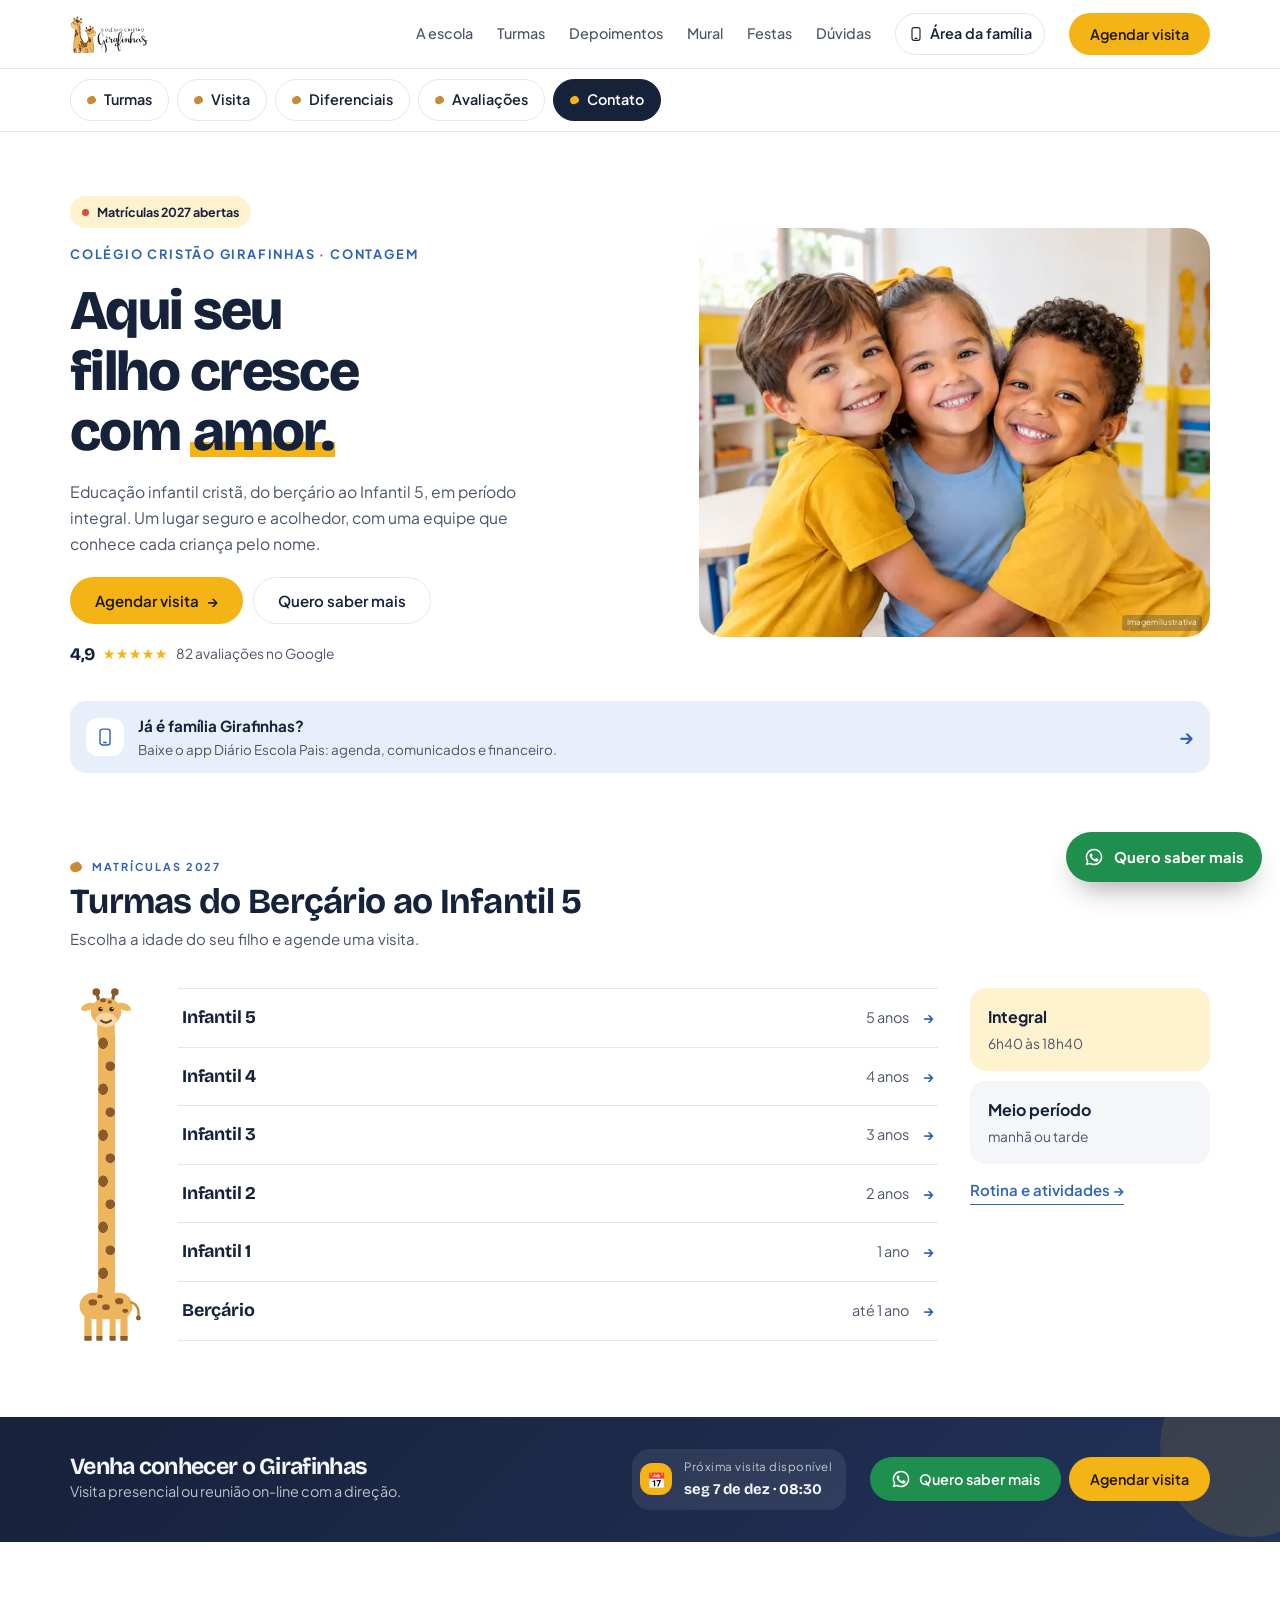
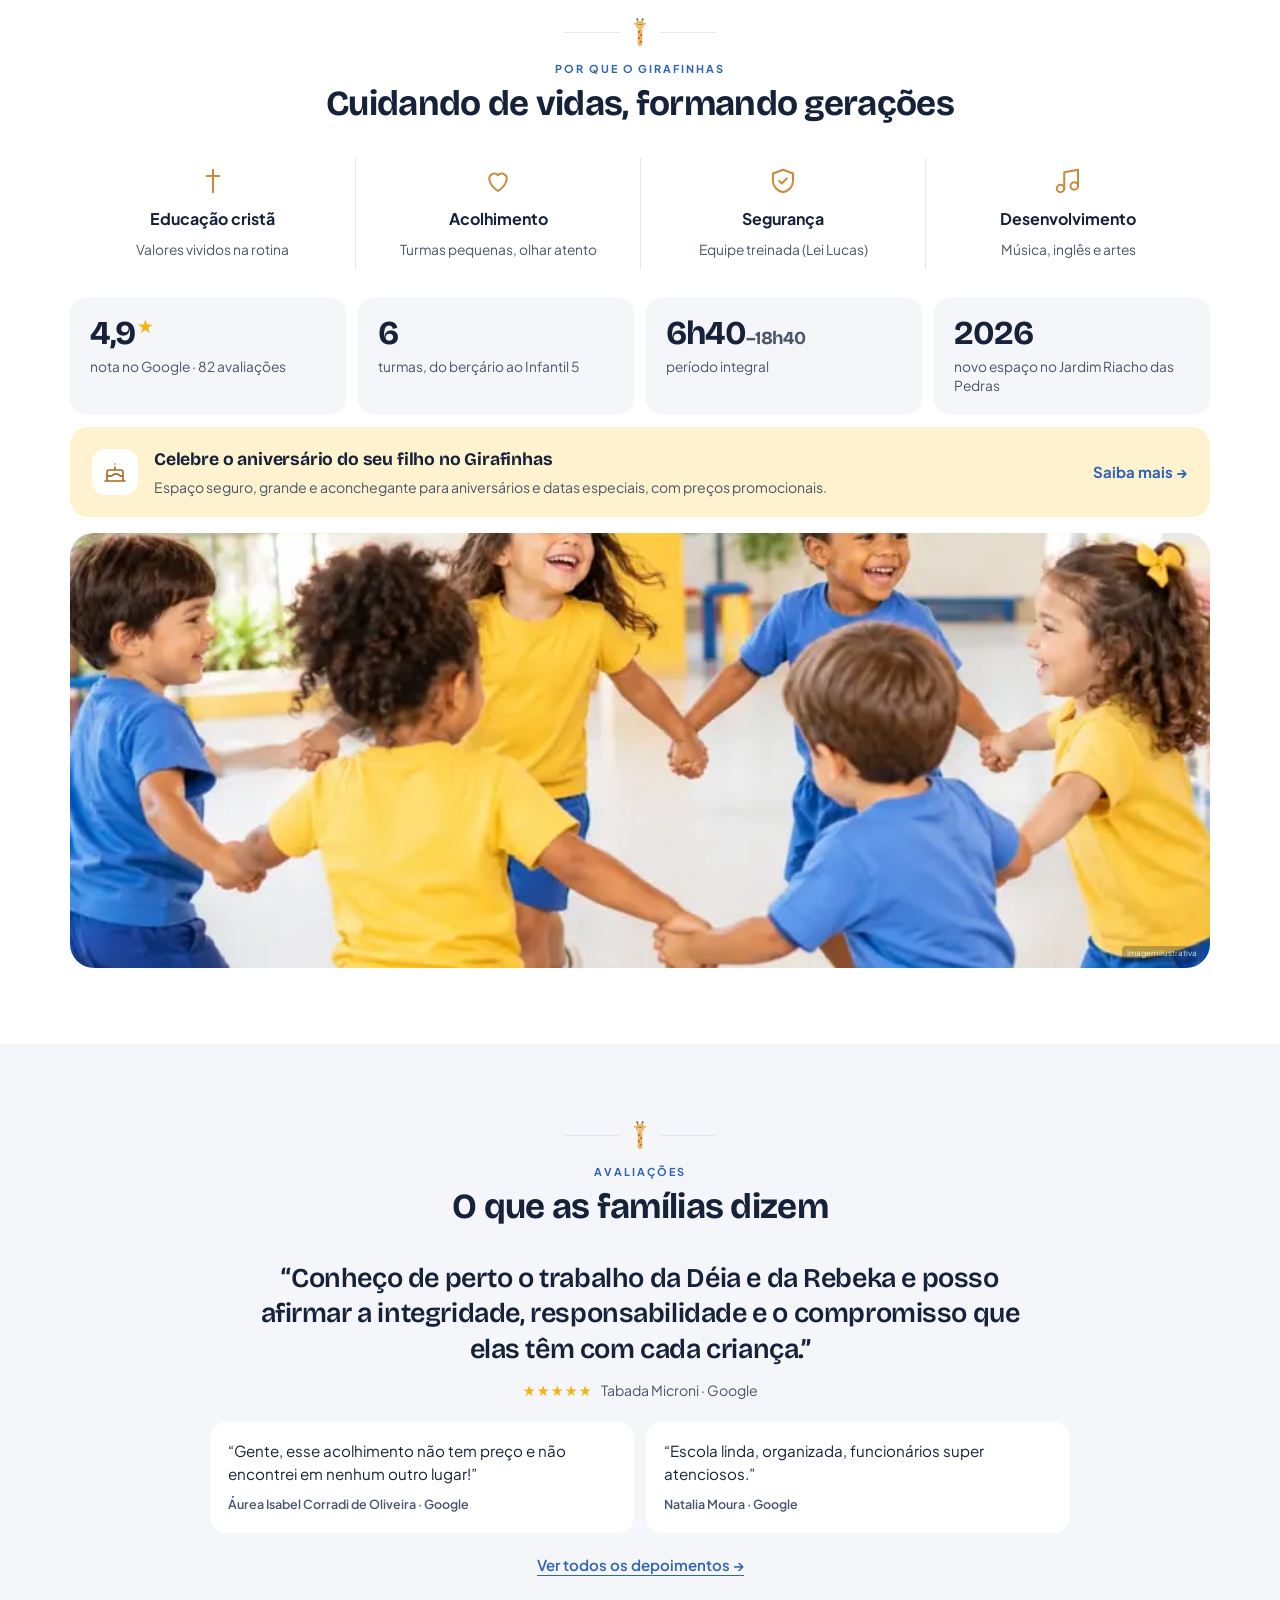
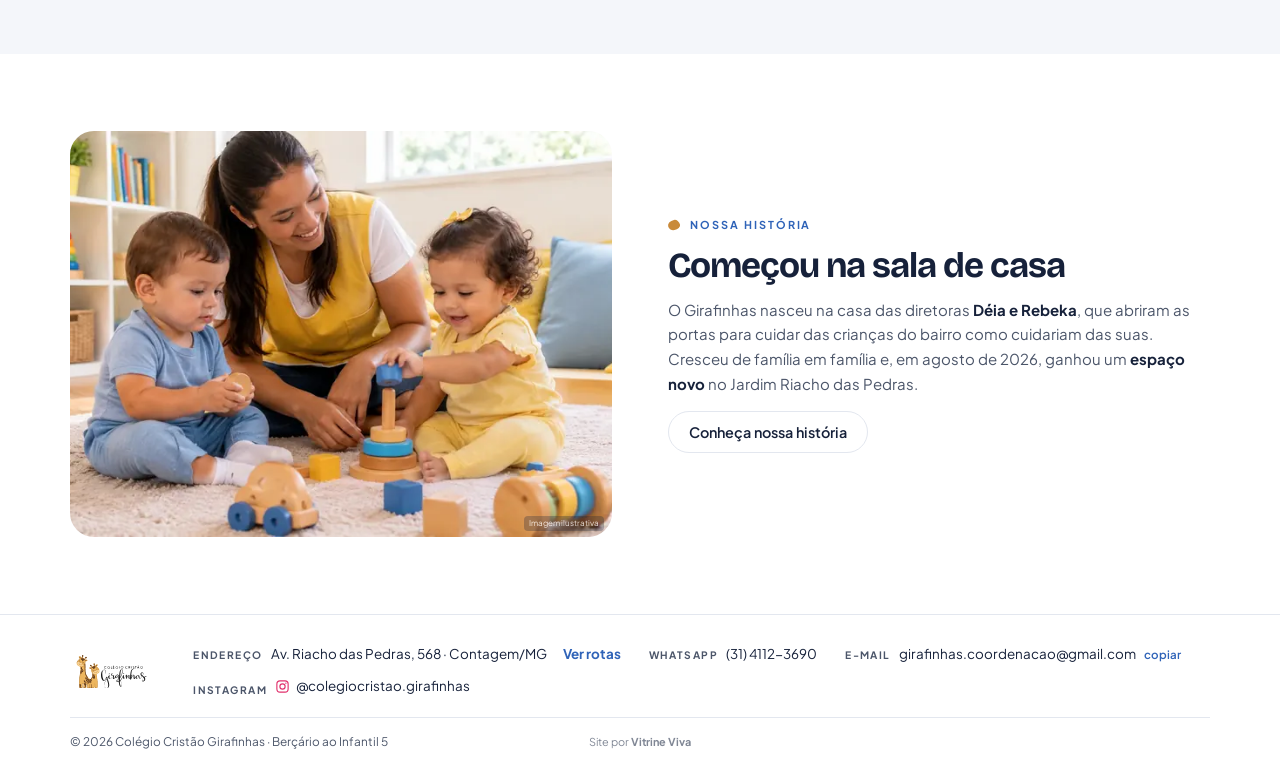
<file: index.html>
<!doctype html>
<html lang="pt-BR">
<head>
<meta charset="utf-8">
<meta name="viewport" content="width=device-width,initial-scale=1,viewport-fit=cover">
<title>Colégio Cristão Girafinhas | Educação Infantil em Contagem</title>
<meta name="description" content="Educação infantil cristã em Contagem, MG. Berçário ao Infantil 5 em período integral, no novo espaço do Jardim Riacho das Pedras. Matrículas 2027 abertas: agende sua visita.">
<meta property="og:title" content="Colégio Cristão Girafinhas">
<meta property="og:description" content="Educação infantil com amor e propósito. Berçário ao Infantil 5, integral, em Contagem. Matrículas 2027 abertas.">
<meta property="og:type" content="website">
<meta property="og:image" content="img/logo.svg">
<link rel="icon" href="img/logo.svg" type="image/svg+xml">
<script type="application/ld+json">{"@context":"https://schema.org","@type":"Preschool","name":"Colégio Cristão Girafinhas","telephone":"+55 31 4112-3690","email":"girafinhas.coordenacao@gmail.com","address":{"@type":"PostalAddress","streetAddress":"Av. Riacho das Pedras, 568","addressLocality":"Contagem","addressRegion":"MG","postalCode":"32241-320","addressCountry":"BR"},"sameAs":["https://www.instagram.com/colegiocristao.girafinhas/"]}</script>
<link rel="preconnect" href="https://fonts.googleapis.com">
<link rel="preconnect" href="https://fonts.gstatic.com" crossorigin>
<link rel="stylesheet" href="https://fonts.googleapis.com/css2?family=Bricolage+Grotesque:opsz,wght@12..96,500;12..96,600;12..96,700;12..96,800&family=Plus+Jakarta+Sans:wght@400;500;600;700&display=swap">
<link rel="stylesheet" href="styles.css?v=33">
</head>
<body id="inicio" class="has-sub inner home-fx home2">
<div class="announce"><div class="wrap">
  <span><b>Matrículas 2027 abertas.</b> <a href="visita.html">Agende sua visita</a></span>
  <span class="util"><a class="util-app" href="pais.html">App da família</a><a href="https://wa.me/553141123690?text=Ol%C3%A1!" target="_blank" rel="noopener">WhatsApp (31) 4112-3690</a><span>girafinhas.coordenacao@gmail.com</span><a class="util-ig" href="https://www.instagram.com/colegiocristao.girafinhas/" target="_blank" rel="noopener"><svg class="ig-ico" viewBox="0 0 24 24" fill="none" stroke="currentColor" stroke-width="1.8" aria-hidden="true"><rect x="3" y="3" width="18" height="18" rx="5"/><circle cx="12" cy="12" r="4.2"/><circle cx="17.4" cy="6.6" r="1.1" fill="currentColor" stroke="none"/></svg>Instagram</a></span>
</div></div>

<header class="top">
  <div class="wrap">
    <a class="brand" href="index.html" aria-label="Colégio Cristão Girafinhas, início">
      <img src="img/logo.svg" alt="Colégio Cristão Girafinhas" width="106" height="50">
    </a>
    <button class="menu-btn" id="menuBtn" aria-expanded="false" aria-controls="nav">Menu</button>
    <nav class="links" id="nav">
      <a href="escola.html">A escola</a>
      <a href="turmas.html">Turmas</a>
      <a href="depoimentos.html">Depoimentos</a>
      <a href="mural.html">Mural</a>
      <a href="festas.html">Festas</a>
      <a href="duvidas.html">Dúvidas</a>
      <a class="fam-link" href="pais.html"><svg viewBox="0 0 24 24" fill="none" stroke="currentColor" stroke-width="1.7" stroke-linecap="round" stroke-linejoin="round" aria-hidden="true"><rect x="6" y="2.5" width="12" height="19" rx="3"/><path d="M10.5 18.5h3"/></svg>Área da família</a>
      <a class="btn btn-primary" href="visita.html">Agendar visita</a>
    </nav>
  </div>
</header>
<nav class="subnav fx-nav" aria-label="Nesta página"><div class="wrap"><a href="#segmentos" data-l="Turmas">Turmas</a><a href="#agendar" data-l="Visita">Visita</a><a href="#diferenciais" data-l="Diferenciais">Diferenciais</a><a href="#avaliacoes" data-l="Avaliações">Avaliações</a><a href="#contato" data-l="Contato">Contato</a></div></nav>

<svg width="0" height="0" style="position:absolute" aria-hidden="true" focusable="false"><defs>
<symbol id="gira" viewBox="0 0 28 48">
  <path d="M10.5 6.2 9.4 1.6M17.2 6.2l1.2-4.6" stroke="#8b5a2b" stroke-width="1.6" stroke-linecap="round" fill="none"/>
  <circle cx="9.2" cy="1.8" r="1.8" fill="#8b5a2b"/><circle cx="18.6" cy="1.8" r="1.8" fill="#8b5a2b"/>
  <ellipse cx="6" cy="9.4" rx="3.2" ry="1.7" transform="rotate(-20 6 9.4)" fill="#edb65e"/>
  <ellipse cx="22" cy="9.4" rx="3.2" ry="1.7" transform="rotate(20 22 9.4)" fill="#edb65e"/>
  <path d="M10 18h8v28a2 2 0 0 1-2 2h-4a2 2 0 0 1-2-2z" fill="#edb65e"/>
  <ellipse cx="14" cy="12" rx="7.2" ry="6.6" fill="#edb65e"/>
  <ellipse cx="14" cy="15.6" rx="5" ry="3.4" fill="#f6d7a4"/>
  <path d="M11 11.2q1 .9 2 0M15 11.2q1 .9 2 0" stroke="#5b3a1e" stroke-width="1" fill="none" stroke-linecap="round"/>
  <path d="M12.4 16.2q1.6 1.2 3.2 0" stroke="#5b3a1e" stroke-width=".9" fill="none" stroke-linecap="round"/>
  <ellipse cx="12" cy="24" rx="1.5" ry="1.9" fill="#8b5a2b"/><ellipse cx="16" cy="29.5" rx="1.4" ry="1.8" fill="#8b5a2b"/>
  <ellipse cx="12.2" cy="35" rx="1.5" ry="1.7" fill="#8b5a2b"/><ellipse cx="15.8" cy="41" rx="1.4" ry="1.8" fill="#8b5a2b"/>
</symbol>
<symbol id="gira-head" viewBox="0 0 28 22">
  <path d="M10.5 6.2 9.4 1.6M17.2 6.2l1.2-4.6" stroke="#8b5a2b" stroke-width="1.6" stroke-linecap="round" fill="none"/>
  <circle cx="9.2" cy="1.8" r="1.8" fill="#8b5a2b"/><circle cx="18.6" cy="1.8" r="1.8" fill="#8b5a2b"/>
  <ellipse cx="6" cy="9.4" rx="3.2" ry="1.7" transform="rotate(-20 6 9.4)" fill="#edb65e"/>
  <ellipse cx="22" cy="9.4" rx="3.2" ry="1.7" transform="rotate(20 22 9.4)" fill="#edb65e"/>
  <path d="M10 17h8v5h-8z" fill="#edb65e"/>
  <ellipse cx="14" cy="12" rx="7.2" ry="6.6" fill="#edb65e"/>
  <ellipse cx="14" cy="15.6" rx="5" ry="3.4" fill="#f6d7a4"/>
  <path d="M11 11.2q1 .9 2 0M15 11.2q1 .9 2 0" stroke="#5b3a1e" stroke-width="1" fill="none" stroke-linecap="round"/>
  <path d="M12.4 16.2q1.6 1.2 3.2 0" stroke="#5b3a1e" stroke-width=".9" fill="none" stroke-linecap="round"/>
</symbol></defs></svg>
<main>
  <section class="h2-hero" id="inicio-ficha">
    <div class="wrap h2-hero-grid">
      <div class="h2-hero-copy">
        <span class="h2-kicker"><span class="dot" aria-hidden="true"></span>Matrículas 2027 abertas</span>
        <p class="h2-name">Colégio Cristão Girafinhas · Contagem</p>
        <h1>Aqui seu filho cresce com <span class="rot" aria-label="amor"><span class="rot-track" aria-hidden="true"><em>amor.</em><em>fé.</em><em>cuidado.</em><em>alegria.</em><em>amor.</em></span></span></h1>
        <p class="lead">Educação infantil cristã, do berçário ao Infantil 5, em período integral. Um lugar seguro e acolhedor, com uma equipe que conhece cada criança pelo nome.</p>
        <div class="h2-ctas"><a class="btn btn-primary btn-lg" href="visita.html">Agendar visita <span class="arr" aria-hidden="true">→</span></a><a class="btn btn-ghost btn-lg" href="https://wa.me/553141123690?text=Ol%C3%A1%2C%20equipe%20Girafinhas%21%20%F0%9F%A6%92%0AQuero%20%2Asaber%20mais%2A%20sobre%20a%20escola%20para%20o%20meu%20filho%28a%29.%0A%0AGostaria%20de%20informa%C3%A7%C3%B5es%20sobre%20turmas%2C%20hor%C3%A1rios%20e%20valores.%20Obrigado%28a%29%21" target="_blank" rel="noopener">Quero saber mais</a></div>
        <a class="h2-rate" href="depoimentos.html"><b>4,9</b><span class="stars" aria-hidden="true">★★★★★</span><span>82 avaliações no Google</span></a>
      </div>
      <figure class="h2-photo"><img src="img/sorrindo.webp" srcset="img/sorrindo-sm.webp 700w, img/sorrindo.webp 1400w" sizes="(max-width:600px) 100vw, 560px" alt="Três crianças abraçadas sorrindo numa sala de aula clara" decoding="async"><figcaption>Imagem ilustrativa</figcaption></figure>
    </div>
  </section>

  <div class="wrap app-strip-wrap"><a class="app-strip" href="pais.html"><span class="aps-ico"><svg viewBox="0 0 24 24" fill="none" stroke="currentColor" stroke-width="1.7" stroke-linecap="round" stroke-linejoin="round" aria-hidden="true"><rect x="6" y="2.5" width="12" height="19" rx="3"/><path d="M10.5 18.5h3"/></svg></span><span class="aps-txt"><b>Já é família Girafinhas?</b><span>Baixe o app Diário Escola Pais: agenda, comunicados e financeiro.</span></span><span class="aps-go" aria-hidden="true">→</span></a></div>

  <section class="h2-sec" id="segmentos">
    <div class="wrap">
      <div class="h2-head"><span class="eyebrow">Matrículas 2027</span><h2>Turmas do Berçário ao Infantil 5</h2><p>Escolha a idade do seu filho e agende uma visita.</p></div>
      <div class="h2-adm">
        <div class="h2-ruler"><div class="tallg" aria-hidden="true">
            <svg class="tg-head" viewBox="0 0 40 34"><path d="M15 9 13.6 2.6M24.4 9l1.4-6.4" stroke="#8b5a2b" stroke-width="2.2" stroke-linecap="round" fill="none"/><circle cx="13.3" cy="2.8" r="2.6" fill="#8b5a2b"/><circle cx="26.1" cy="2.8" r="2.6" fill="#8b5a2b"/><ellipse cx="7.5" cy="13" rx="5" ry="2.4" transform="rotate(-22 7.5 13)" fill="#edb65e"/><ellipse cx="32.5" cy="13" rx="5" ry="2.4" transform="rotate(22 32.5 13)" fill="#edb65e"/><path d="M14 24h12v10H14z" fill="#edb65e"/><ellipse cx="20" cy="16.5" rx="10.5" ry="9.6" fill="#edb65e"/><ellipse cx="20" cy="22" rx="7.4" ry="5" fill="#f6d7a4"/><circle cx="16.2" cy="14.6" r="1.5" fill="#3a2410"/><circle cx="23.8" cy="14.6" r="1.5" fill="#3a2410"/><circle cx="16.7" cy="14.1" r=".45" fill="#fff"/><circle cx="24.3" cy="14.1" r=".45" fill="#fff"/><ellipse cx="12.6" cy="18.6" rx="1.8" ry="1.1" fill="#f2a27c" opacity=".7"/><ellipse cx="27.4" cy="18.6" rx="1.8" ry="1.1" fill="#f2a27c" opacity=".7"/><path d="M16.6 22.4q3.4 3 6.8 0" stroke="#5b3a1e" stroke-width="1.4" fill="none" stroke-linecap="round"/><ellipse cx="18" cy="8.5" rx="2" ry="1.4" fill="#8b5a2b"/><ellipse cx="22.6" cy="9.6" rx="1.5" ry="1.1" fill="#8b5a2b"/></svg>
            <span class="tg-neck"></span>
            <svg class="tg-body" viewBox="0 0 60 44"><path d="M23 0h14v8H23z" fill="#edb65e"/><rect x="8" y="4" width="44" height="22" rx="11" fill="#edb65e"/><path d="M12 22h6v20h-6zM22 22h5v20h-5zM33 22h5v20h-5zM42 22h6v20h-6z" fill="#edb65e"/><path d="M12 40h6v4h-6zM22 40h5v4h-5zM33 40h5v4h-5zM42 40h6v4h-6z" fill="#8b5a2b"/><path d="M51 12q7 2 6 12" stroke="#c98a3a" stroke-width="2" fill="none" stroke-linecap="round"/><circle cx="57" cy="25" r="2" fill="#8b5a2b"/><ellipse cx="19" cy="12" rx="3.6" ry="2.6" fill="#8b5a2b"/><ellipse cx="30" cy="16" rx="3.2" ry="2.4" fill="#8b5a2b"/><ellipse cx="41" cy="11" rx="3.4" ry="2.6" fill="#8b5a2b"/><ellipse cx="25" cy="7" rx="2.2" ry="1.6" fill="#8b5a2b"/><ellipse cx="46" cy="19" rx="2.4" ry="1.8" fill="#8b5a2b"/></svg>
          </div></div>
        <ul class="h2-turmas">
          <li><a href="visita.html"><b>Infantil 5</b><span>5 anos</span><span class="arr" aria-hidden="true">→</span></a></li>
          <li><a href="visita.html"><b>Infantil 4</b><span>4 anos</span><span class="arr" aria-hidden="true">→</span></a></li>
          <li><a href="visita.html"><b>Infantil 3</b><span>3 anos</span><span class="arr" aria-hidden="true">→</span></a></li>
          <li><a href="visita.html"><b>Infantil 2</b><span>2 anos</span><span class="arr" aria-hidden="true">→</span></a></li>
          <li><a href="visita.html"><b>Infantil 1</b><span>1 ano</span><span class="arr" aria-hidden="true">→</span></a></li>
          <li><a href="visita.html"><b>Berçário</b><span>até 1 ano</span><span class="arr" aria-hidden="true">→</span></a></li>
        </ul>
        <div class="h2-adm-side">
          <div class="h2-period"><b>Integral</b><span>6h40 às 18h40</span></div>
          <div class="h2-period alt"><b>Meio período</b><span>manhã ou tarde</span></div>
          <a class="link" href="turmas.html">Rotina e atividades →</a>
        </div>
      </div>
    </div>
  </section>

  <section class="h2-visit" id="agendar">
    <div class="wrap">
      <div class="h2-vbar">
        <div class="h2-vbar-txt">
          <h2>Venha conhecer o Girafinhas</h2>
          <p>Visita presencial ou reunião on-line com a direção.</p>
        </div>
        <a class="next-visit fx-nv" href="visita.html"><span class="nv-ico" aria-hidden="true">📅</span><span><small>Próxima visita disponível</small><b id="nextVisit">Esta semana</b></span></a>
        <div class="h2-vbar-btns"><a class="btn btn-wa fx-btn" href="https://wa.me/553141123690?text=Ol%C3%A1%2C%20equipe%20Girafinhas%21%20%F0%9F%A6%92%0AQuero%20%2Asaber%20mais%2A%20sobre%20a%20escola%20para%20o%20meu%20filho%28a%29.%0A%0AGostaria%20de%20informa%C3%A7%C3%B5es%20sobre%20turmas%2C%20hor%C3%A1rios%20e%20valores.%20Obrigado%28a%29%21" target="_blank" rel="noopener"><svg viewBox="0 0 24 24" fill="currentColor" aria-hidden="true"><path d="M12 2a10 10 0 0 0-8.6 15.1L2 22l5-1.3A10 10 0 1 0 12 2zm0 18.2a8.2 8.2 0 0 1-4.2-1.2l-.3-.2-3 .8.8-2.9-.2-.3A8.2 8.2 0 1 1 12 20.2zm4.5-6.1c-.2-.1-1.5-.7-1.7-.8s-.4-.1-.6.1-.6.8-.8 1-.3.2-.5.1a6.7 6.7 0 0 1-3.3-2.9c-.3-.4.3-.4.7-1.3.1-.2 0-.3 0-.4l-.8-1.8c-.2-.5-.4-.4-.6-.4h-.5a1 1 0 0 0-.7.3 3 3 0 0 0-.9 2.2 5.2 5.2 0 0 0 1.1 2.7 11.8 11.8 0 0 0 4.5 4c1.7.7 2.3.8 3.2.6a2.7 2.7 0 0 0 1.8-1.2 2.2 2.2 0 0 0 .1-1.2c0-.1-.2-.2-.5-.3z"/></svg>Quero saber mais</a><a class="btn btn-primary" href="visita.html">Agendar visita</a></div>
      </div>
    </div>
  </section>

  <section class="h2-sec" id="diferenciais">
    <div class="wrap">
      <div class="h2-head center"><div class="emblem" aria-hidden="true"><span></span><svg class="g"><use href="#gira"/></svg><span></span></div><span class="eyebrow">Por que o Girafinhas</span><h2>Cuidando de vidas, formando gerações</h2></div>
      <ul class="h2-pillars">
        <li><svg viewBox="0 0 24 24" fill="none" stroke="currentColor" stroke-width="1.6" stroke-linecap="round" stroke-linejoin="round" aria-hidden="true"><path d="M12 3v18M7 8h10"/></svg><b>Educação cristã</b><span>Valores vividos na rotina</span></li>
        <li><svg viewBox="0 0 24 24" fill="none" stroke="currentColor" stroke-width="1.6" stroke-linecap="round" stroke-linejoin="round" aria-hidden="true"><path d="M12 20s-7-4.4-7-10a4 4 0 0 1 7-2.6A4 4 0 0 1 19 10c0 5.6-7 10-7 10z"/></svg><b>Acolhimento</b><span>Turmas pequenas, olhar atento</span></li>
        <li><svg viewBox="0 0 24 24" fill="none" stroke="currentColor" stroke-width="1.6" stroke-linecap="round" stroke-linejoin="round" aria-hidden="true"><path d="M12 3l8 3v6c0 4.5-3.4 8-8 9-4.6-1-8-4.5-8-9V6z"/><path d="M9 12l2 2 4-4"/></svg><b>Segurança</b><span>Equipe treinada (Lei Lucas)</span></li>
        <li><svg viewBox="0 0 24 24" fill="none" stroke="currentColor" stroke-width="1.6" stroke-linecap="round" stroke-linejoin="round" aria-hidden="true"><path d="M9 18V5l11-2v13"/><circle cx="6" cy="18" r="3"/><circle cx="17" cy="16" r="3"/></svg><b>Desenvolvimento</b><span>Música, inglês e artes</span></li>
      </ul>
      <div class="h2-stats">
        <a class="st" href="depoimentos.html"><b>4,9<i>★</i></b><span>nota no Google · 82 avaliações</span></a>
        <a class="st" href="turmas.html"><b>6</b><span>turmas, do berçário ao Infantil 5</span></a>
        <div class="st"><b>6h40<small>–18h40</small></b><span>período integral</span></div>
        <a class="st" href="escola.html"><b>2026</b><span>novo espaço no Jardim Riacho das Pedras</span></a>
      </div>
      <a class="h2-party" href="festas.html">
        <span class="hp-ico"><svg viewBox="0 0 24 24" fill="none" stroke="currentColor" stroke-width="1.6" stroke-linecap="round" stroke-linejoin="round" aria-hidden="true"><path d="M4 21V12a2 2 0 0 1 2-2h12a2 2 0 0 1 2 2v9M2 21h20M4 15c2 1.5 4 1.5 6 0s4-1.5 6 0 4 1.5 4 0M12 10V7M12 4v.01"/></svg></span>
        <span class="hp-txt"><b>Celebre o aniversário do seu filho no Girafinhas</b><span>Espaço seguro, grande e aconchegante para aniversários e datas especiais, com preços promocionais.</span></span>
        <span class="hp-go">Saiba mais <span aria-hidden="true">→</span></span>
      </a>
      <figure class="h2-wide"><img src="img/roda.webp" srcset="img/roda-sm.webp 700w, img/roda.webp 1400w" sizes="(max-width:600px) 100vw, 560px" alt="Crianças brincando de roda num pátio coberto" loading="lazy" decoding="async"><figcaption>Imagem ilustrativa</figcaption></figure>
    </div>
  </section>

  <section class="h2-sec soft" id="avaliacoes">
    <div class="wrap">
      <div class="h2-head center"><div class="emblem" aria-hidden="true"><span></span><svg class="g"><use href="#gira"/></svg><span></span></div><span class="eyebrow">Avaliações</span><h2>O que as famílias dizem</h2></div>
      <figure class="h2-quote"><blockquote>“Conheço de perto o trabalho da Déia e da Rebeka e posso afirmar a integridade, responsabilidade e o compromisso que elas têm com cada criança.”</blockquote><figcaption><span class="stars" aria-hidden="true">★★★★★</span> Tabada Microni · Google</figcaption></figure>
      <div class="h2-quotes">
        <figure><blockquote>“Gente, esse acolhimento não tem preço e não encontrei em nenhum outro lugar!”</blockquote><figcaption>Áurea Isabel Corradi de Oliveira · Google</figcaption></figure>
        <figure><blockquote>“Escola linda, organizada, funcionários super atenciosos.”</blockquote><figcaption>Natalia Moura · Google</figcaption></figure>
      </div>
      <div class="h2-center"><a class="link" href="depoimentos.html">Ver todos os depoimentos →</a></div>
    </div>
  </section>

  <section class="h2-sec" id="sobre">
    <div class="wrap h2-story">
      <figure class="h2-story-pic"><img src="img/bercario.webp" srcset="img/bercario-sm.webp 700w, img/bercario.webp 1400w" sizes="(max-width:600px) 100vw, 560px" alt="Educadora brincando com dois bebês no berçário" loading="lazy" decoding="async"><figcaption>Imagem ilustrativa</figcaption></figure>
      <div class="h2-story-copy">
        <span class="eyebrow">Nossa história</span>
        <h2>Começou na sala de casa</h2>
        <p>O Girafinhas nasceu na casa das diretoras <b>Déia e Rebeka</b>, que abriram as portas para cuidar das crianças do bairro como cuidariam das suas. Cresceu de família em família e, em agosto de 2026, ganhou um <b>espaço novo</b> no Jardim Riacho das Pedras.</p>
        <a class="btn btn-ghost" href="escola.html">Conheça nossa história</a>
      </div>
    </div>
  </section>
</main>
<div class="fx-bar" aria-label="Ações rápidas"><a class="btn btn-wa" href="https://wa.me/553141123690?text=Ol%C3%A1%2C%20equipe%20Girafinhas%21%20%F0%9F%A6%92%0AQuero%20%2Asaber%20mais%2A%20sobre%20a%20escola%20para%20o%20meu%20filho%28a%29.%0A%0AGostaria%20de%20informa%C3%A7%C3%B5es%20sobre%20turmas%2C%20hor%C3%A1rios%20e%20valores.%20Obrigado%28a%29%21" target="_blank" rel="noopener"><svg viewBox="0 0 24 24" fill="currentColor" aria-hidden="true"><path d="M12 2a10 10 0 0 0-8.6 15.1L2 22l5-1.3A10 10 0 1 0 12 2zm0 18.2a8.2 8.2 0 0 1-4.2-1.2l-.3-.2-3 .8.8-2.9-.2-.3A8.2 8.2 0 1 1 12 20.2zm4.5-6.1c-.2-.1-1.5-.7-1.7-.8s-.4-.1-.6.1-.6.8-.8 1-.3.2-.5.1a6.7 6.7 0 0 1-3.3-2.9c-.3-.4.3-.4.7-1.3.1-.2 0-.3 0-.4l-.8-1.8c-.2-.5-.4-.4-.6-.4h-.5a1 1 0 0 0-.7.3 3 3 0 0 0-.9 2.2 5.2 5.2 0 0 0 1.1 2.7 11.8 11.8 0 0 0 4.5 4c1.7.7 2.3.8 3.2.6a2.7 2.7 0 0 0 1.8-1.2 2.2 2.2 0 0 0 .1-1.2c0-.1-.2-.2-.5-.3z"/></svg>Quero saber mais</a><a class="btn btn-primary" href="visita.html">Agendar visita</a></div>

<footer id="contato">
  <div class="wrap">
    <div class="foot2">
      <a class="foot-logo" href="index.html"><img src="img/logo.svg" alt="Colégio Cristão Girafinhas" width="94" height="50"></a>
      <ul class="foot-info">
        <li><span class="fi-k">Endereço</span><a href="https://www.google.com/maps/search/?api=1&query=Av.%20Riacho%20das%20Pedras%2C%20568%20-%20Jardim%20Riacho%20das%20Pedras%2C%20Contagem%20-%20MG%2C%2032241-320" target="_blank" rel="noopener">Av. Riacho das Pedras, 568 · Contagem/MG</a> <a class="foot-rotas" href="https://www.google.com/maps/search/?api=1&query=Av.%20Riacho%20das%20Pedras%2C%20568%20-%20Jardim%20Riacho%20das%20Pedras%2C%20Contagem%20-%20MG%2C%2032241-320" target="_blank" rel="noopener">Ver rotas</a></li>
        <li><span class="fi-k">WhatsApp</span><a href="https://wa.me/553141123690?text=Ol%C3%A1!" target="_blank" rel="noopener" id="fone">(31) 4112-3690</a></li>
        <li><span class="fi-k">E-mail</span><span id="mail">girafinhas.coordenacao@gmail.com</span><button class="mini-copy" data-copy="girafinhas.coordenacao@gmail.com" data-target="mail" aria-label="Copiar e-mail">copiar</button></li>
        <li><span class="fi-k">Instagram</span><a class="foot-ig" href="https://www.instagram.com/colegiocristao.girafinhas/" target="_blank" rel="noopener"><svg class="ig-ico" viewBox="0 0 24 24" fill="none" stroke="currentColor" stroke-width="1.8" aria-hidden="true"><rect x="3" y="3" width="18" height="18" rx="5"/><circle cx="12" cy="12" r="4.2"/><circle cx="17.4" cy="6.6" r="1.1" fill="currentColor" stroke="none"/></svg>@colegiocristao.girafinhas</a></li>
      </ul>
    </div>
    <div class="legal"><span>© 2026 Colégio Cristão Girafinhas · Berçário ao Infantil 5</span><a class="credit" href="https://wa.me/5581992702353?text=Ol%C3%A1%21%20Vi%20o%20site%20do%20Col%C3%A9gio%20Girafinhas%20e%20quero%20um%20site%20tamb%C3%A9m." target="_blank" rel="noopener">Site por <b>Vitrine Viva</b></a></div>
  </div>
</footer>

<a class="wa" href="https://wa.me/553141123690?text=Ol%C3%A1%2C%20equipe%20Girafinhas%21%20%F0%9F%A6%92%0AQuero%20%2Asaber%20mais%2A%20sobre%20a%20escola%20para%20o%20meu%20filho%28a%29.%0A%0AGostaria%20de%20informa%C3%A7%C3%B5es%20sobre%20turmas%2C%20hor%C3%A1rios%20e%20valores.%20Obrigado%28a%29%21" target="_blank" rel="noopener" aria-label="Quero saber mais pelo WhatsApp">
  <svg viewBox="0 0 24 24" fill="currentColor" aria-hidden="true"><path d="M12 2a10 10 0 0 0-8.6 15.1L2 22l5-1.3A10 10 0 1 0 12 2zm0 18.2a8.2 8.2 0 0 1-4.2-1.2l-.3-.2-3 .8.8-2.9-.2-.3A8.2 8.2 0 1 1 12 20.2zm4.5-6.1c-.2-.1-1.5-.7-1.7-.8s-.4-.1-.6.1-.6.8-.8 1-.3.2-.5.1a6.7 6.7 0 0 1-3.3-2.9c-.3-.4.3-.4.7-1.3.1-.2 0-.3 0-.4l-.8-1.8c-.2-.5-.4-.4-.6-.4h-.5a1 1 0 0 0-.7.3 3 3 0 0 0-.9 2.2 5.2 5.2 0 0 0 1.1 2.7 11.8 11.8 0 0 0 4.5 4c1.7.7 2.3.8 3.2.6a2.7 2.7 0 0 0 1.8-1.2 2.2 2.2 0 0 0 .1-1.2c0-.1-.2-.2-.5-.3z"/></svg>
  <span>Quero saber mais</span>
</a>


<script src="mural.js?v=20"></script>
<script src="site.js?v=30"></script>
</body>
</html>
</file>
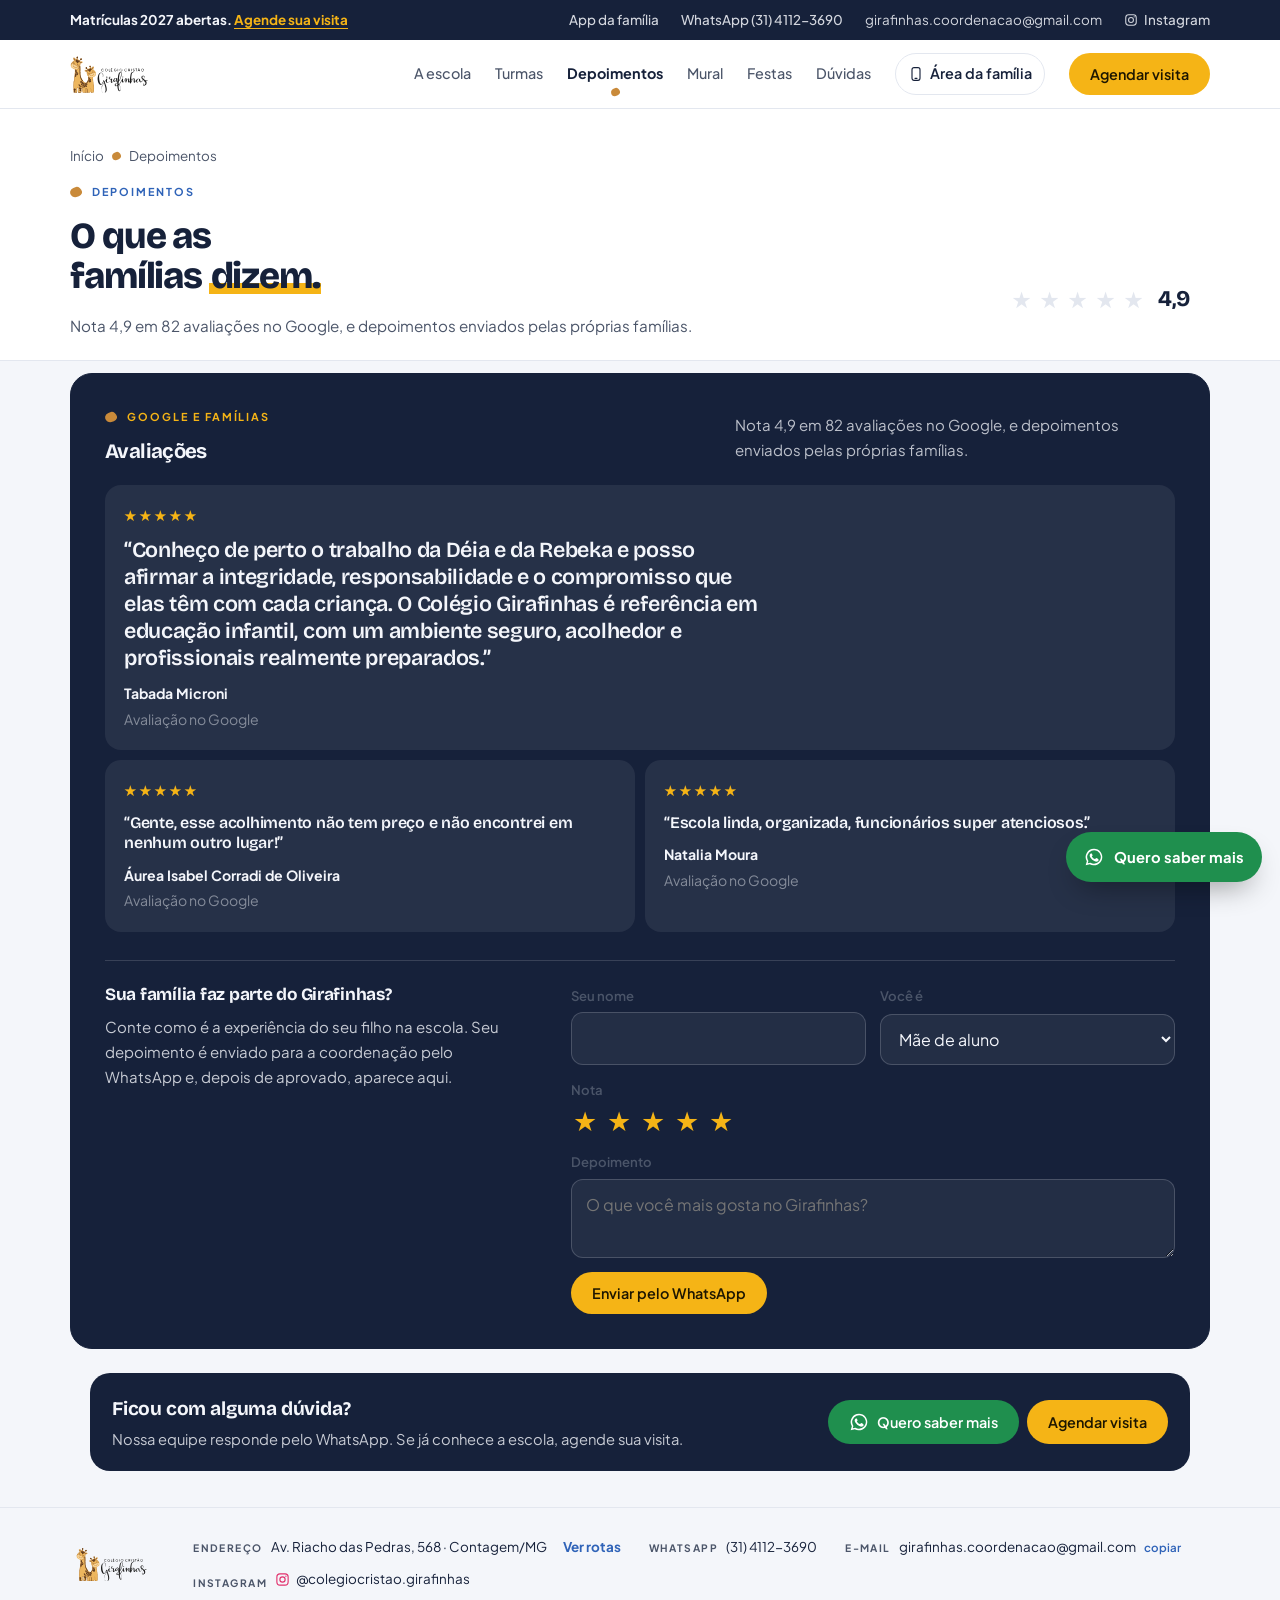
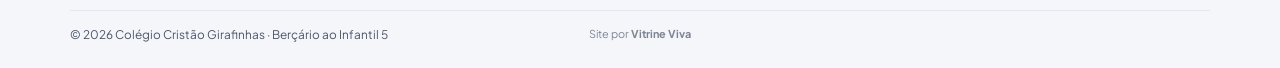
<file: depoimentos.html>
<!doctype html>
<html lang="pt-BR">
<head>
<meta charset="utf-8">
<meta name="viewport" content="width=device-width,initial-scale=1,viewport-fit=cover">
<title>Depoimentos | Colégio Cristão Girafinhas</title>
<meta name="description" content="O que as famílias dizem sobre o Colégio Cristão Girafinhas. Nota 4,9 em 82 avaliações no Google.">
<meta property="og:title" content="Colégio Cristão Girafinhas">
<meta property="og:description" content="Educação infantil com amor e propósito. Berçário ao Infantil 5, integral, em Contagem. Matrículas 2027 abertas.">
<meta property="og:type" content="website">
<meta property="og:image" content="img/logo.svg">
<link rel="icon" href="img/logo.svg" type="image/svg+xml">
<link rel="preconnect" href="https://fonts.googleapis.com">
<link rel="preconnect" href="https://fonts.gstatic.com" crossorigin>
<link rel="stylesheet" href="https://fonts.googleapis.com/css2?family=Bricolage+Grotesque:opsz,wght@12..96,500;12..96,600;12..96,700;12..96,800&family=Plus+Jakarta+Sans:wght@400;500;600;700&display=swap">
<link rel="stylesheet" href="styles.css?v=33">
</head>
<body id="inicio" class="inner">
<div class="announce"><div class="wrap">
  <span><b>Matrículas 2027 abertas.</b> <a href="visita.html">Agende sua visita</a></span>
  <span class="util"><a class="util-app" href="pais.html">App da família</a><a href="https://wa.me/553141123690?text=Ol%C3%A1!" target="_blank" rel="noopener">WhatsApp (31) 4112-3690</a><span>girafinhas.coordenacao@gmail.com</span><a class="util-ig" href="https://www.instagram.com/colegiocristao.girafinhas/" target="_blank" rel="noopener"><svg class="ig-ico" viewBox="0 0 24 24" fill="none" stroke="currentColor" stroke-width="1.8" aria-hidden="true"><rect x="3" y="3" width="18" height="18" rx="5"/><circle cx="12" cy="12" r="4.2"/><circle cx="17.4" cy="6.6" r="1.1" fill="currentColor" stroke="none"/></svg>Instagram</a></span>
</div></div>

<header class="top">
  <div class="wrap">
    <a class="brand" href="index.html" aria-label="Colégio Cristão Girafinhas, início">
      <img src="img/logo.svg" alt="Colégio Cristão Girafinhas" width="106" height="50">
    </a>
    <button class="menu-btn" id="menuBtn" aria-expanded="false" aria-controls="nav">Menu</button>
    <nav class="links" id="nav">
      <a href="escola.html">A escola</a>
      <a href="turmas.html">Turmas</a>
      <a href="depoimentos.html" aria-current="page">Depoimentos</a>
      <a href="mural.html">Mural</a>
      <a href="festas.html">Festas</a>
      <a href="duvidas.html">Dúvidas</a>
      <a class="fam-link" href="pais.html"><svg viewBox="0 0 24 24" fill="none" stroke="currentColor" stroke-width="1.7" stroke-linecap="round" stroke-linejoin="round" aria-hidden="true"><rect x="6" y="2.5" width="12" height="19" rx="3"/><path d="M10.5 18.5h3"/></svg>Área da família</a>
      <a class="btn btn-primary" href="visita.html">Agendar visita</a>
    </nav>
  </div>
</header>

<svg width="0" height="0" style="position:absolute" aria-hidden="true" focusable="false"><defs>
<symbol id="gira" viewBox="0 0 28 48">
  <path d="M10.5 6.2 9.4 1.6M17.2 6.2l1.2-4.6" stroke="#8b5a2b" stroke-width="1.6" stroke-linecap="round" fill="none"/>
  <circle cx="9.2" cy="1.8" r="1.8" fill="#8b5a2b"/><circle cx="18.6" cy="1.8" r="1.8" fill="#8b5a2b"/>
  <ellipse cx="6" cy="9.4" rx="3.2" ry="1.7" transform="rotate(-20 6 9.4)" fill="#edb65e"/>
  <ellipse cx="22" cy="9.4" rx="3.2" ry="1.7" transform="rotate(20 22 9.4)" fill="#edb65e"/>
  <path d="M10 18h8v28a2 2 0 0 1-2 2h-4a2 2 0 0 1-2-2z" fill="#edb65e"/>
  <ellipse cx="14" cy="12" rx="7.2" ry="6.6" fill="#edb65e"/>
  <ellipse cx="14" cy="15.6" rx="5" ry="3.4" fill="#f6d7a4"/>
  <path d="M11 11.2q1 .9 2 0M15 11.2q1 .9 2 0" stroke="#5b3a1e" stroke-width="1" fill="none" stroke-linecap="round"/>
  <path d="M12.4 16.2q1.6 1.2 3.2 0" stroke="#5b3a1e" stroke-width=".9" fill="none" stroke-linecap="round"/>
  <ellipse cx="12" cy="24" rx="1.5" ry="1.9" fill="#8b5a2b"/><ellipse cx="16" cy="29.5" rx="1.4" ry="1.8" fill="#8b5a2b"/>
  <ellipse cx="12.2" cy="35" rx="1.5" ry="1.7" fill="#8b5a2b"/><ellipse cx="15.8" cy="41" rx="1.4" ry="1.8" fill="#8b5a2b"/>
</symbol>
<symbol id="gira-head" viewBox="0 0 28 22">
  <path d="M10.5 6.2 9.4 1.6M17.2 6.2l1.2-4.6" stroke="#8b5a2b" stroke-width="1.6" stroke-linecap="round" fill="none"/>
  <circle cx="9.2" cy="1.8" r="1.8" fill="#8b5a2b"/><circle cx="18.6" cy="1.8" r="1.8" fill="#8b5a2b"/>
  <ellipse cx="6" cy="9.4" rx="3.2" ry="1.7" transform="rotate(-20 6 9.4)" fill="#edb65e"/>
  <ellipse cx="22" cy="9.4" rx="3.2" ry="1.7" transform="rotate(20 22 9.4)" fill="#edb65e"/>
  <path d="M10 17h8v5h-8z" fill="#edb65e"/>
  <ellipse cx="14" cy="12" rx="7.2" ry="6.6" fill="#edb65e"/>
  <ellipse cx="14" cy="15.6" rx="5" ry="3.4" fill="#f6d7a4"/>
  <path d="M11 11.2q1 .9 2 0M15 11.2q1 .9 2 0" stroke="#5b3a1e" stroke-width="1" fill="none" stroke-linecap="round"/>
  <path d="M12.4 16.2q1.6 1.2 3.2 0" stroke="#5b3a1e" stroke-width=".9" fill="none" stroke-linecap="round"/>
</symbol></defs></svg>
<main>
  <section class="page-hero">
    <div class="wrap">
      <nav class="crumbs" aria-label="Você está em"><a href="index.html">Início</a><span class="sp" aria-hidden="true"></span><span>Depoimentos</span></nav>
      <span class="eyebrow">Depoimentos</span>
      <h1>O que as famílias <em>dizem.</em></h1>
      <p class="lead">Nota 4,9 em 82 avaliações no Google, e depoimentos enviados pelas próprias famílias.</p>
    </div>
    <div class="hero-accent acc-stars" aria-hidden="true"><span style="animation-delay:0.00s">★</span><span style="animation-delay:0.22s">★</span><span style="animation-delay:0.44s">★</span><span style="animation-delay:0.66s">★</span><span style="animation-delay:0.88s">★</span><b>4,9</b></div>
  </section>
  <section class="band navy" id="depoimentos">
    <div class="wrap">
      <div class="dep-head">
        <div style="display:grid;gap:16px"><span class="eyebrow" style="color:var(--accent)">Google e famílias</span><h2>Avaliações</h2></div>
        <p style="opacity:.75;max-width:40ch">Nota 4,9 em 82 avaliações no Google, e depoimentos enviados pelas próprias famílias.</p>
      </div>
      <div class="deps" id="deps">
        <figure class="dep feature"><span class="stars" aria-label="5 estrelas">★★★★★</span><blockquote>“Conheço de perto o trabalho da Déia e da Rebeka e posso afirmar a integridade, responsabilidade e o compromisso que elas têm com cada criança. O Colégio Girafinhas é referência em educação infantil, com um ambiente seguro, acolhedor e profissionais realmente preparados.”</blockquote><figcaption><b>Tabada Microni</b><span>Avaliação no Google</span></figcaption></figure>
        <figure class="dep"><span class="stars" aria-label="5 estrelas">★★★★★</span><blockquote>“Gente, esse acolhimento não tem preço e não encontrei em nenhum outro lugar!”</blockquote><figcaption><b>Áurea Isabel Corradi de Oliveira</b><span>Avaliação no Google</span></figcaption></figure>
        <figure class="dep"><span class="stars" aria-label="5 estrelas">★★★★★</span><blockquote>“Escola linda, organizada, funcionários super atenciosos.”</blockquote><figcaption><b>Natalia Moura</b><span>Avaliação no Google</span></figcaption></figure>
      </div>
      <div class="dep-form-wrap">
        <div style="display:grid;gap:10px;align-content:start">
          <h3>Sua família faz parte do Girafinhas?</h3>
          <p style="opacity:.8">Conte como é a experiência do seu filho na escola. Seu depoimento é enviado para a coordenação pelo WhatsApp e, depois de aprovado, aparece aqui.</p>
        </div>
        <form id="depForm" class="dep-form">
          <div class="row2">
            <div class="field"><label for="dNome">Seu nome</label><input id="dNome" required maxlength="60" autocomplete="name"></div>
            <div class="field"><label for="dRel">Você é</label><select id="dRel"><option>Mãe de aluno</option><option>Pai de aluno</option><option>Avó ou avô de aluno</option><option>Responsável por aluno</option><option>Ex-aluno ou família antiga</option></select></div>
          </div>
          <div class="field"><label for="dNota">Nota</label><div class="rate" id="dNota" role="radiogroup" aria-label="Nota de 1 a 5"></div></div>
          <div class="field"><label for="dTexto">Depoimento</label><textarea id="dTexto" required maxlength="600" placeholder="O que você mais gosta no Girafinhas?"></textarea></div>
          <div style="display:flex;gap:14px;align-items:center;flex-wrap:wrap"><button class="btn btn-primary" type="submit">Enviar pelo WhatsApp</button><span class="msg" id="depMsg" role="status"></span></div>
        </form>
      </div>
    </div>
  </section>

  <section class="help">
    <div class="wrap">
      <div class="help-box">
        <div><b>Ficou com alguma dúvida?</b><span>Nossa equipe responde pelo WhatsApp. Se já conhece a escola, agende sua visita.</span></div>
        <div class="help-actions"><a class="btn btn-wa" href="https://wa.me/553141123690?text=Ol%C3%A1%2C%20equipe%20Girafinhas%21%20%F0%9F%A6%92%0AQuero%20%2Asaber%20mais%2A%20sobre%20a%20escola%20para%20o%20meu%20filho%28a%29.%0A%0AGostaria%20de%20informa%C3%A7%C3%B5es%20sobre%20turmas%2C%20hor%C3%A1rios%20e%20valores.%20Obrigado%28a%29%21" target="_blank" rel="noopener"><svg viewBox="0 0 24 24" fill="currentColor" aria-hidden="true"><path d="M12 2a10 10 0 0 0-8.6 15.1L2 22l5-1.3A10 10 0 1 0 12 2zm0 18.2a8.2 8.2 0 0 1-4.2-1.2l-.3-.2-3 .8.8-2.9-.2-.3A8.2 8.2 0 1 1 12 20.2zm4.5-6.1c-.2-.1-1.5-.7-1.7-.8s-.4-.1-.6.1-.6.8-.8 1-.3.2-.5.1a6.7 6.7 0 0 1-3.3-2.9c-.3-.4.3-.4.7-1.3.1-.2 0-.3 0-.4l-.8-1.8c-.2-.5-.4-.4-.6-.4h-.5a1 1 0 0 0-.7.3 3 3 0 0 0-.9 2.2 5.2 5.2 0 0 0 1.1 2.7 11.8 11.8 0 0 0 4.5 4c1.7.7 2.3.8 3.2.6a2.7 2.7 0 0 0 1.8-1.2 2.2 2.2 0 0 0 .1-1.2c0-.1-.2-.2-.5-.3z"/></svg>Quero saber mais</a><a class="btn btn-primary" href="visita.html">Agendar visita</a></div>
      </div>
    </div>
  </section>
</main>

<footer id="contato">
  <div class="wrap">
    <div class="foot2">
      <a class="foot-logo" href="index.html"><img src="img/logo.svg" alt="Colégio Cristão Girafinhas" width="94" height="50"></a>
      <ul class="foot-info">
        <li><span class="fi-k">Endereço</span><a href="https://www.google.com/maps/search/?api=1&query=Av.%20Riacho%20das%20Pedras%2C%20568%20-%20Jardim%20Riacho%20das%20Pedras%2C%20Contagem%20-%20MG%2C%2032241-320" target="_blank" rel="noopener">Av. Riacho das Pedras, 568 · Contagem/MG</a> <a class="foot-rotas" href="https://www.google.com/maps/search/?api=1&query=Av.%20Riacho%20das%20Pedras%2C%20568%20-%20Jardim%20Riacho%20das%20Pedras%2C%20Contagem%20-%20MG%2C%2032241-320" target="_blank" rel="noopener">Ver rotas</a></li>
        <li><span class="fi-k">WhatsApp</span><a href="https://wa.me/553141123690?text=Ol%C3%A1!" target="_blank" rel="noopener" id="fone">(31) 4112-3690</a></li>
        <li><span class="fi-k">E-mail</span><span id="mail">girafinhas.coordenacao@gmail.com</span><button class="mini-copy" data-copy="girafinhas.coordenacao@gmail.com" data-target="mail" aria-label="Copiar e-mail">copiar</button></li>
        <li><span class="fi-k">Instagram</span><a class="foot-ig" href="https://www.instagram.com/colegiocristao.girafinhas/" target="_blank" rel="noopener"><svg class="ig-ico" viewBox="0 0 24 24" fill="none" stroke="currentColor" stroke-width="1.8" aria-hidden="true"><rect x="3" y="3" width="18" height="18" rx="5"/><circle cx="12" cy="12" r="4.2"/><circle cx="17.4" cy="6.6" r="1.1" fill="currentColor" stroke="none"/></svg>@colegiocristao.girafinhas</a></li>
      </ul>
    </div>
    <div class="legal"><span>© 2026 Colégio Cristão Girafinhas · Berçário ao Infantil 5</span><a class="credit" href="https://wa.me/5581992702353?text=Ol%C3%A1%21%20Vi%20o%20site%20do%20Col%C3%A9gio%20Girafinhas%20e%20quero%20um%20site%20tamb%C3%A9m." target="_blank" rel="noopener">Site por <b>Vitrine Viva</b></a></div>
  </div>
</footer>

<div class="fx-bar" aria-label="Ações rápidas"><a class="btn btn-wa" href="https://wa.me/553141123690?text=Ol%C3%A1%2C%20equipe%20Girafinhas%21%20%F0%9F%A6%92%0AQuero%20%2Asaber%20mais%2A%20sobre%20a%20escola%20para%20o%20meu%20filho%28a%29.%0A%0AGostaria%20de%20informa%C3%A7%C3%B5es%20sobre%20turmas%2C%20hor%C3%A1rios%20e%20valores.%20Obrigado%28a%29%21" target="_blank" rel="noopener"><svg viewBox="0 0 24 24" fill="currentColor" aria-hidden="true"><path d="M12 2a10 10 0 0 0-8.6 15.1L2 22l5-1.3A10 10 0 1 0 12 2zm0 18.2a8.2 8.2 0 0 1-4.2-1.2l-.3-.2-3 .8.8-2.9-.2-.3A8.2 8.2 0 1 1 12 20.2zm4.5-6.1c-.2-.1-1.5-.7-1.7-.8s-.4-.1-.6.1-.6.8-.8 1-.3.2-.5.1a6.7 6.7 0 0 1-3.3-2.9c-.3-.4.3-.4.7-1.3.1-.2 0-.3 0-.4l-.8-1.8c-.2-.5-.4-.4-.6-.4h-.5a1 1 0 0 0-.7.3 3 3 0 0 0-.9 2.2 5.2 5.2 0 0 0 1.1 2.7 11.8 11.8 0 0 0 4.5 4c1.7.7 2.3.8 3.2.6a2.7 2.7 0 0 0 1.8-1.2 2.2 2.2 0 0 0 .1-1.2c0-.1-.2-.2-.5-.3z"/></svg>Quero saber mais</a><a class="btn btn-primary" href="visita.html">Agendar visita</a></div>
<a class="wa" href="https://wa.me/553141123690?text=Ol%C3%A1%2C%20equipe%20Girafinhas%21%20%F0%9F%A6%92%0AQuero%20%2Asaber%20mais%2A%20sobre%20a%20escola%20para%20o%20meu%20filho%28a%29.%0A%0AGostaria%20de%20informa%C3%A7%C3%B5es%20sobre%20turmas%2C%20hor%C3%A1rios%20e%20valores.%20Obrigado%28a%29%21" target="_blank" rel="noopener" aria-label="Quero saber mais pelo WhatsApp">
  <svg viewBox="0 0 24 24" fill="currentColor" aria-hidden="true"><path d="M12 2a10 10 0 0 0-8.6 15.1L2 22l5-1.3A10 10 0 1 0 12 2zm0 18.2a8.2 8.2 0 0 1-4.2-1.2l-.3-.2-3 .8.8-2.9-.2-.3A8.2 8.2 0 1 1 12 20.2zm4.5-6.1c-.2-.1-1.5-.7-1.7-.8s-.4-.1-.6.1-.6.8-.8 1-.3.2-.5.1a6.7 6.7 0 0 1-3.3-2.9c-.3-.4.3-.4.7-1.3.1-.2 0-.3 0-.4l-.8-1.8c-.2-.5-.4-.4-.6-.4h-.5a1 1 0 0 0-.7.3 3 3 0 0 0-.9 2.2 5.2 5.2 0 0 0 1.1 2.7 11.8 11.8 0 0 0 4.5 4c1.7.7 2.3.8 3.2.6a2.7 2.7 0 0 0 1.8-1.2 2.2 2.2 0 0 0 .1-1.2c0-.1-.2-.2-.5-.3z"/></svg>
  <span>Quero saber mais</span>
</a>


<script src="mural.js?v=20"></script>
<script src="site.js?v=30"></script>
</body>
</html>
</file>
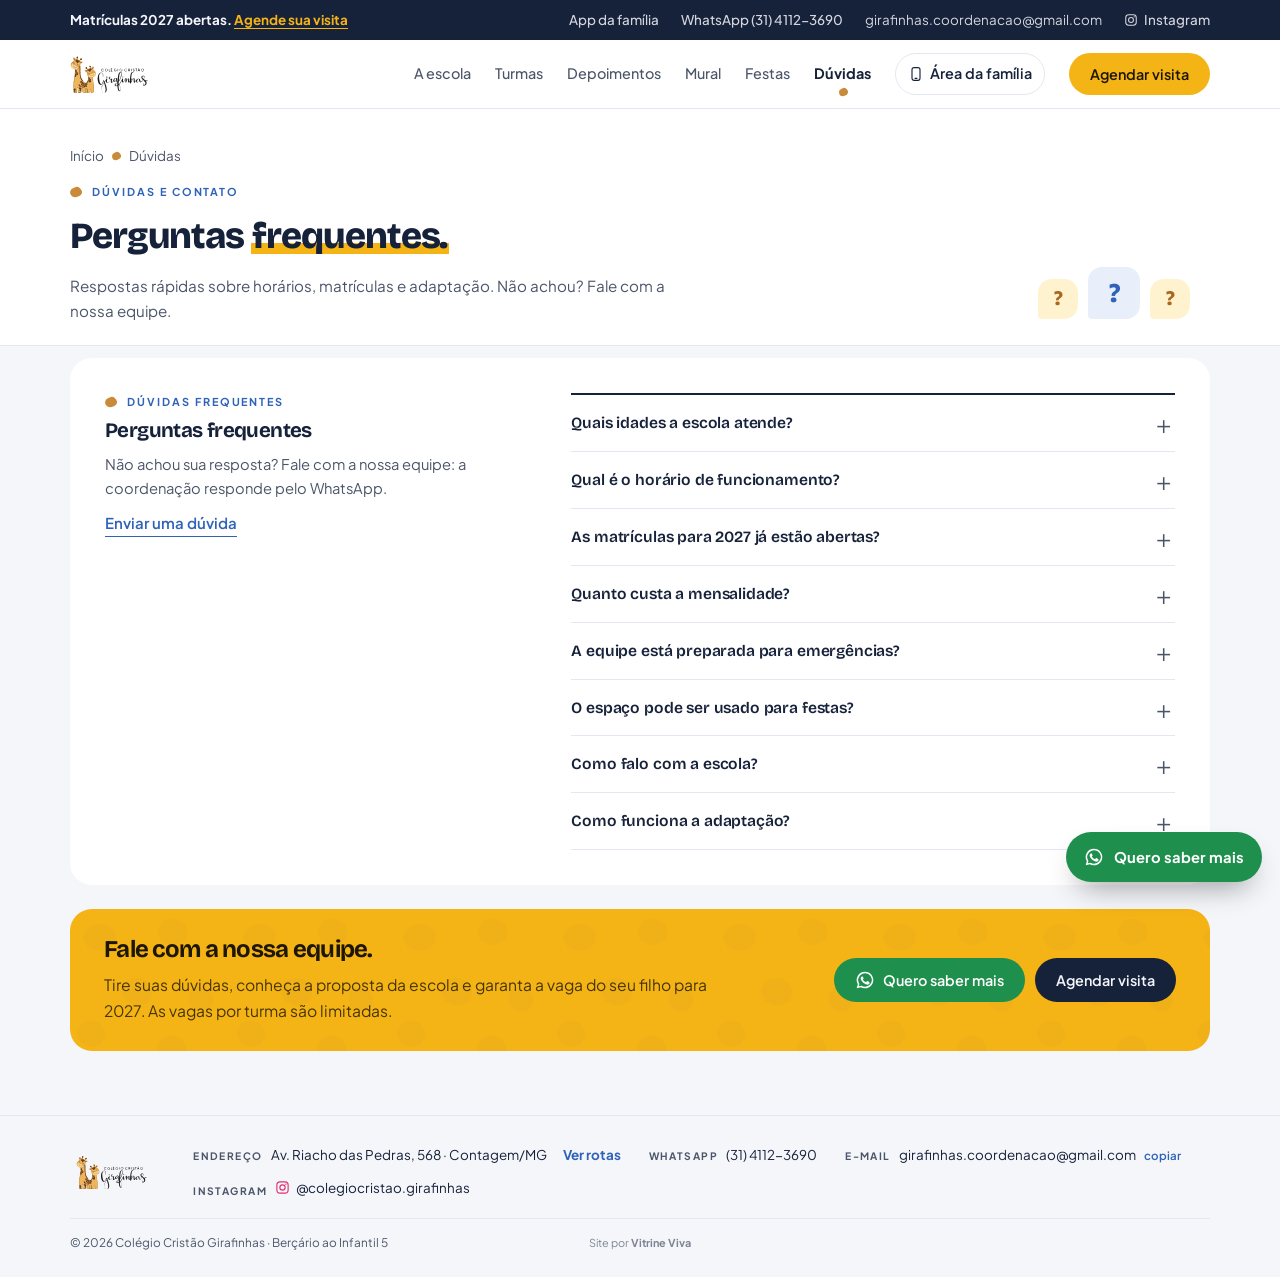
<file: duvidas.html>
<!doctype html>
<html lang="pt-BR">
<head>
<meta charset="utf-8">
<meta name="viewport" content="width=device-width,initial-scale=1,viewport-fit=cover">
<title>Dúvidas e contato | Colégio Cristão Girafinhas</title>
<meta name="description" content="Perguntas frequentes e contato do Colégio Cristão Girafinhas: WhatsApp (31) 4112-3690, girafinhas.coordenacao@gmail.com, Av. Riacho das Pedras, 568, Contagem.">
<meta property="og:title" content="Colégio Cristão Girafinhas">
<meta property="og:description" content="Educação infantil com amor e propósito. Berçário ao Infantil 5, integral, em Contagem. Matrículas 2027 abertas.">
<meta property="og:type" content="website">
<meta property="og:image" content="img/logo.svg">
<link rel="icon" href="img/logo.svg" type="image/svg+xml">
<link rel="preconnect" href="https://fonts.googleapis.com">
<link rel="preconnect" href="https://fonts.gstatic.com" crossorigin>
<link rel="stylesheet" href="https://fonts.googleapis.com/css2?family=Bricolage+Grotesque:opsz,wght@12..96,500;12..96,600;12..96,700;12..96,800&family=Plus+Jakarta+Sans:wght@400;500;600;700&display=swap">
<link rel="stylesheet" href="styles.css?v=33">
</head>
<body id="inicio" class="inner">
<div class="announce"><div class="wrap">
  <span><b>Matrículas 2027 abertas.</b> <a href="visita.html">Agende sua visita</a></span>
  <span class="util"><a class="util-app" href="pais.html">App da família</a><a href="https://wa.me/553141123690?text=Ol%C3%A1!" target="_blank" rel="noopener">WhatsApp (31) 4112-3690</a><span>girafinhas.coordenacao@gmail.com</span><a class="util-ig" href="https://www.instagram.com/colegiocristao.girafinhas/" target="_blank" rel="noopener"><svg class="ig-ico" viewBox="0 0 24 24" fill="none" stroke="currentColor" stroke-width="1.8" aria-hidden="true"><rect x="3" y="3" width="18" height="18" rx="5"/><circle cx="12" cy="12" r="4.2"/><circle cx="17.4" cy="6.6" r="1.1" fill="currentColor" stroke="none"/></svg>Instagram</a></span>
</div></div>

<header class="top">
  <div class="wrap">
    <a class="brand" href="index.html" aria-label="Colégio Cristão Girafinhas, início">
      <img src="img/logo.svg" alt="Colégio Cristão Girafinhas" width="106" height="50">
    </a>
    <button class="menu-btn" id="menuBtn" aria-expanded="false" aria-controls="nav">Menu</button>
    <nav class="links" id="nav">
      <a href="escola.html">A escola</a>
      <a href="turmas.html">Turmas</a>
      <a href="depoimentos.html">Depoimentos</a>
      <a href="mural.html">Mural</a>
      <a href="festas.html">Festas</a>
      <a href="duvidas.html" aria-current="page">Dúvidas</a>
      <a class="fam-link" href="pais.html"><svg viewBox="0 0 24 24" fill="none" stroke="currentColor" stroke-width="1.7" stroke-linecap="round" stroke-linejoin="round" aria-hidden="true"><rect x="6" y="2.5" width="12" height="19" rx="3"/><path d="M10.5 18.5h3"/></svg>Área da família</a>
      <a class="btn btn-primary" href="visita.html">Agendar visita</a>
    </nav>
  </div>
</header>

<svg width="0" height="0" style="position:absolute" aria-hidden="true" focusable="false"><defs>
<symbol id="gira" viewBox="0 0 28 48">
  <path d="M10.5 6.2 9.4 1.6M17.2 6.2l1.2-4.6" stroke="#8b5a2b" stroke-width="1.6" stroke-linecap="round" fill="none"/>
  <circle cx="9.2" cy="1.8" r="1.8" fill="#8b5a2b"/><circle cx="18.6" cy="1.8" r="1.8" fill="#8b5a2b"/>
  <ellipse cx="6" cy="9.4" rx="3.2" ry="1.7" transform="rotate(-20 6 9.4)" fill="#edb65e"/>
  <ellipse cx="22" cy="9.4" rx="3.2" ry="1.7" transform="rotate(20 22 9.4)" fill="#edb65e"/>
  <path d="M10 18h8v28a2 2 0 0 1-2 2h-4a2 2 0 0 1-2-2z" fill="#edb65e"/>
  <ellipse cx="14" cy="12" rx="7.2" ry="6.6" fill="#edb65e"/>
  <ellipse cx="14" cy="15.6" rx="5" ry="3.4" fill="#f6d7a4"/>
  <path d="M11 11.2q1 .9 2 0M15 11.2q1 .9 2 0" stroke="#5b3a1e" stroke-width="1" fill="none" stroke-linecap="round"/>
  <path d="M12.4 16.2q1.6 1.2 3.2 0" stroke="#5b3a1e" stroke-width=".9" fill="none" stroke-linecap="round"/>
  <ellipse cx="12" cy="24" rx="1.5" ry="1.9" fill="#8b5a2b"/><ellipse cx="16" cy="29.5" rx="1.4" ry="1.8" fill="#8b5a2b"/>
  <ellipse cx="12.2" cy="35" rx="1.5" ry="1.7" fill="#8b5a2b"/><ellipse cx="15.8" cy="41" rx="1.4" ry="1.8" fill="#8b5a2b"/>
</symbol>
<symbol id="gira-head" viewBox="0 0 28 22">
  <path d="M10.5 6.2 9.4 1.6M17.2 6.2l1.2-4.6" stroke="#8b5a2b" stroke-width="1.6" stroke-linecap="round" fill="none"/>
  <circle cx="9.2" cy="1.8" r="1.8" fill="#8b5a2b"/><circle cx="18.6" cy="1.8" r="1.8" fill="#8b5a2b"/>
  <ellipse cx="6" cy="9.4" rx="3.2" ry="1.7" transform="rotate(-20 6 9.4)" fill="#edb65e"/>
  <ellipse cx="22" cy="9.4" rx="3.2" ry="1.7" transform="rotate(20 22 9.4)" fill="#edb65e"/>
  <path d="M10 17h8v5h-8z" fill="#edb65e"/>
  <ellipse cx="14" cy="12" rx="7.2" ry="6.6" fill="#edb65e"/>
  <ellipse cx="14" cy="15.6" rx="5" ry="3.4" fill="#f6d7a4"/>
  <path d="M11 11.2q1 .9 2 0M15 11.2q1 .9 2 0" stroke="#5b3a1e" stroke-width="1" fill="none" stroke-linecap="round"/>
  <path d="M12.4 16.2q1.6 1.2 3.2 0" stroke="#5b3a1e" stroke-width=".9" fill="none" stroke-linecap="round"/>
</symbol></defs></svg>
<main>
  <section class="page-hero">
    <div class="wrap">
      <nav class="crumbs" aria-label="Você está em"><a href="index.html">Início</a><span class="sp" aria-hidden="true"></span><span>Dúvidas</span></nav>
      <span class="eyebrow">Dúvidas e contato</span>
      <h1>Perguntas <em>frequentes.</em></h1>
      <p class="lead">Respostas rápidas sobre horários, matrículas e adaptação. Não achou? Fale com a nossa equipe.</p>
    </div>
    <div class="hero-accent acc-q" aria-hidden="true"><span>?</span><span>?</span><span>?</span></div>
  </section>
  <section class="band soft" id="duvidas">
    <div class="wrap faq-grid">
      <div class="sec-head" style="margin:0;align-content:start">
        <span class="eyebrow">Dúvidas frequentes</span>
        <h2>Perguntas frequentes</h2>
        <p class="lead">Não achou sua resposta? Fale com a nossa equipe: a coordenação responde pelo WhatsApp.</p>
        <a class="link" style="justify-self:start" href="https://wa.me/553141123690?text=Ol%C3%A1!%20Tenho%20uma%20d%C3%BAvida%20sobre%20o%20Girafinhas." target="_blank" rel="noopener">Enviar uma dúvida</a>
      </div>
      <div class="faq">
        <details><summary>Quais idades a escola atende?</summary><p>Do berçário ao Infantil 5, com turmas separadas por faixa etária. Na visita, a direção explica a idade de entrada em cada turma.</p></details>
        <details><summary>Qual é o horário de funcionamento?</summary><p>O período integral é das 6h40 às 18h40. Também há opção de meio período, conforme a disponibilidade de vagas.</p></details>
        <details><summary>As matrículas para 2027 já estão abertas?</summary><p>Sim. Agende uma visita para conhecer o espaço e garantir a vaga do seu filho.</p></details>
        <details><summary>Quanto custa a mensalidade?</summary><p>Os valores são apresentados na visita, junto com a proposta pedagógica e as opções de período.</p></details>
        <details><summary>A equipe está preparada para emergências?</summary><p>Sim. A equipe passou pelo treinamento de primeiros socorros previsto na Lei Lucas.</p></details>
        <details><summary>O espaço pode ser usado para festas?</summary><p>Sim. Nos fins de semana e nos períodos de recesso escolar, o Espaço Girafinhas é cedido para festas e aniversários. Fale com a nossa equipe pelo WhatsApp (31) 4112-3690 para mais informações. <a class="link" href="festas.html">Ver a página de festas</a></p></details>
        <details><summary>Como falo com a escola?</summary><p>Pelo WhatsApp (31) 4112-3690 ou pelo e-mail girafinhas.coordenacao@gmail.com. O atendimento presencial é com hora marcada, de segunda a sexta.</p></details>
        <details><summary>Como funciona a adaptação?</summary><p>A adaptação é feita aos poucos e em conversa com a família, respeitando o tempo de cada criança.</p></details>
      </div>
    </div>
  </section>

  <section class="cta-band">
    <div class="wrap">
      <div style="display:grid;gap:10px"><h2>Fale com a nossa equipe.</h2><p class="lead">Tire suas dúvidas, conheça a proposta da escola e garanta a vaga do seu filho para 2027. As vagas por turma são limitadas.</p></div>
      <div class="cta-actions"><a class="btn btn-wa" href="https://wa.me/553141123690?text=Ol%C3%A1%2C%20equipe%20Girafinhas%21%20%F0%9F%A6%92%0AQuero%20%2Asaber%20mais%2A%20sobre%20a%20escola%20para%20o%20meu%20filho%28a%29.%0A%0AGostaria%20de%20informa%C3%A7%C3%B5es%20sobre%20turmas%2C%20hor%C3%A1rios%20e%20valores.%20Obrigado%28a%29%21" target="_blank" rel="noopener"><svg viewBox="0 0 24 24" fill="currentColor" aria-hidden="true"><path d="M12 2a10 10 0 0 0-8.6 15.1L2 22l5-1.3A10 10 0 1 0 12 2zm0 18.2a8.2 8.2 0 0 1-4.2-1.2l-.3-.2-3 .8.8-2.9-.2-.3A8.2 8.2 0 1 1 12 20.2zm4.5-6.1c-.2-.1-1.5-.7-1.7-.8s-.4-.1-.6.1-.6.8-.8 1-.3.2-.5.1a6.7 6.7 0 0 1-3.3-2.9c-.3-.4.3-.4.7-1.3.1-.2 0-.3 0-.4l-.8-1.8c-.2-.5-.4-.4-.6-.4h-.5a1 1 0 0 0-.7.3 3 3 0 0 0-.9 2.2 5.2 5.2 0 0 0 1.1 2.7 11.8 11.8 0 0 0 4.5 4c1.7.7 2.3.8 3.2.6a2.7 2.7 0 0 0 1.8-1.2 2.2 2.2 0 0 0 .1-1.2c0-.1-.2-.2-.5-.3z"/></svg>Quero saber mais</a><a class="btn" href="visita.html" style="background:var(--navy);color:var(--navy-fg)">Agendar visita</a></div>
    </div>
  </section>
</main>

<footer id="contato">
  <div class="wrap">
    <div class="foot2">
      <a class="foot-logo" href="index.html"><img src="img/logo.svg" alt="Colégio Cristão Girafinhas" width="94" height="50"></a>
      <ul class="foot-info">
        <li><span class="fi-k">Endereço</span><a href="https://www.google.com/maps/search/?api=1&query=Av.%20Riacho%20das%20Pedras%2C%20568%20-%20Jardim%20Riacho%20das%20Pedras%2C%20Contagem%20-%20MG%2C%2032241-320" target="_blank" rel="noopener">Av. Riacho das Pedras, 568 · Contagem/MG</a> <a class="foot-rotas" href="https://www.google.com/maps/search/?api=1&query=Av.%20Riacho%20das%20Pedras%2C%20568%20-%20Jardim%20Riacho%20das%20Pedras%2C%20Contagem%20-%20MG%2C%2032241-320" target="_blank" rel="noopener">Ver rotas</a></li>
        <li><span class="fi-k">WhatsApp</span><a href="https://wa.me/553141123690?text=Ol%C3%A1!" target="_blank" rel="noopener" id="fone">(31) 4112-3690</a></li>
        <li><span class="fi-k">E-mail</span><span id="mail">girafinhas.coordenacao@gmail.com</span><button class="mini-copy" data-copy="girafinhas.coordenacao@gmail.com" data-target="mail" aria-label="Copiar e-mail">copiar</button></li>
        <li><span class="fi-k">Instagram</span><a class="foot-ig" href="https://www.instagram.com/colegiocristao.girafinhas/" target="_blank" rel="noopener"><svg class="ig-ico" viewBox="0 0 24 24" fill="none" stroke="currentColor" stroke-width="1.8" aria-hidden="true"><rect x="3" y="3" width="18" height="18" rx="5"/><circle cx="12" cy="12" r="4.2"/><circle cx="17.4" cy="6.6" r="1.1" fill="currentColor" stroke="none"/></svg>@colegiocristao.girafinhas</a></li>
      </ul>
    </div>
    <div class="legal"><span>© 2026 Colégio Cristão Girafinhas · Berçário ao Infantil 5</span><a class="credit" href="https://wa.me/5581992702353?text=Ol%C3%A1%21%20Vi%20o%20site%20do%20Col%C3%A9gio%20Girafinhas%20e%20quero%20um%20site%20tamb%C3%A9m." target="_blank" rel="noopener">Site por <b>Vitrine Viva</b></a></div>
  </div>
</footer>

<div class="fx-bar" aria-label="Ações rápidas"><a class="btn btn-wa" href="https://wa.me/553141123690?text=Ol%C3%A1%2C%20equipe%20Girafinhas%21%20%F0%9F%A6%92%0AQuero%20%2Asaber%20mais%2A%20sobre%20a%20escola%20para%20o%20meu%20filho%28a%29.%0A%0AGostaria%20de%20informa%C3%A7%C3%B5es%20sobre%20turmas%2C%20hor%C3%A1rios%20e%20valores.%20Obrigado%28a%29%21" target="_blank" rel="noopener"><svg viewBox="0 0 24 24" fill="currentColor" aria-hidden="true"><path d="M12 2a10 10 0 0 0-8.6 15.1L2 22l5-1.3A10 10 0 1 0 12 2zm0 18.2a8.2 8.2 0 0 1-4.2-1.2l-.3-.2-3 .8.8-2.9-.2-.3A8.2 8.2 0 1 1 12 20.2zm4.5-6.1c-.2-.1-1.5-.7-1.7-.8s-.4-.1-.6.1-.6.8-.8 1-.3.2-.5.1a6.7 6.7 0 0 1-3.3-2.9c-.3-.4.3-.4.7-1.3.1-.2 0-.3 0-.4l-.8-1.8c-.2-.5-.4-.4-.6-.4h-.5a1 1 0 0 0-.7.3 3 3 0 0 0-.9 2.2 5.2 5.2 0 0 0 1.1 2.7 11.8 11.8 0 0 0 4.5 4c1.7.7 2.3.8 3.2.6a2.7 2.7 0 0 0 1.8-1.2 2.2 2.2 0 0 0 .1-1.2c0-.1-.2-.2-.5-.3z"/></svg>Quero saber mais</a><a class="btn btn-primary" href="visita.html">Agendar visita</a></div>
<a class="wa" href="https://wa.me/553141123690?text=Ol%C3%A1%2C%20equipe%20Girafinhas%21%20%F0%9F%A6%92%0AQuero%20%2Asaber%20mais%2A%20sobre%20a%20escola%20para%20o%20meu%20filho%28a%29.%0A%0AGostaria%20de%20informa%C3%A7%C3%B5es%20sobre%20turmas%2C%20hor%C3%A1rios%20e%20valores.%20Obrigado%28a%29%21" target="_blank" rel="noopener" aria-label="Quero saber mais pelo WhatsApp">
  <svg viewBox="0 0 24 24" fill="currentColor" aria-hidden="true"><path d="M12 2a10 10 0 0 0-8.6 15.1L2 22l5-1.3A10 10 0 1 0 12 2zm0 18.2a8.2 8.2 0 0 1-4.2-1.2l-.3-.2-3 .8.8-2.9-.2-.3A8.2 8.2 0 1 1 12 20.2zm4.5-6.1c-.2-.1-1.5-.7-1.7-.8s-.4-.1-.6.1-.6.8-.8 1-.3.2-.5.1a6.7 6.7 0 0 1-3.3-2.9c-.3-.4.3-.4.7-1.3.1-.2 0-.3 0-.4l-.8-1.8c-.2-.5-.4-.4-.6-.4h-.5a1 1 0 0 0-.7.3 3 3 0 0 0-.9 2.2 5.2 5.2 0 0 0 1.1 2.7 11.8 11.8 0 0 0 4.5 4c1.7.7 2.3.8 3.2.6a2.7 2.7 0 0 0 1.8-1.2 2.2 2.2 0 0 0 .1-1.2c0-.1-.2-.2-.5-.3z"/></svg>
  <span>Quero saber mais</span>
</a>


<script src="mural.js?v=20"></script>
<script src="site.js?v=30"></script>
</body>
</html>
</file>
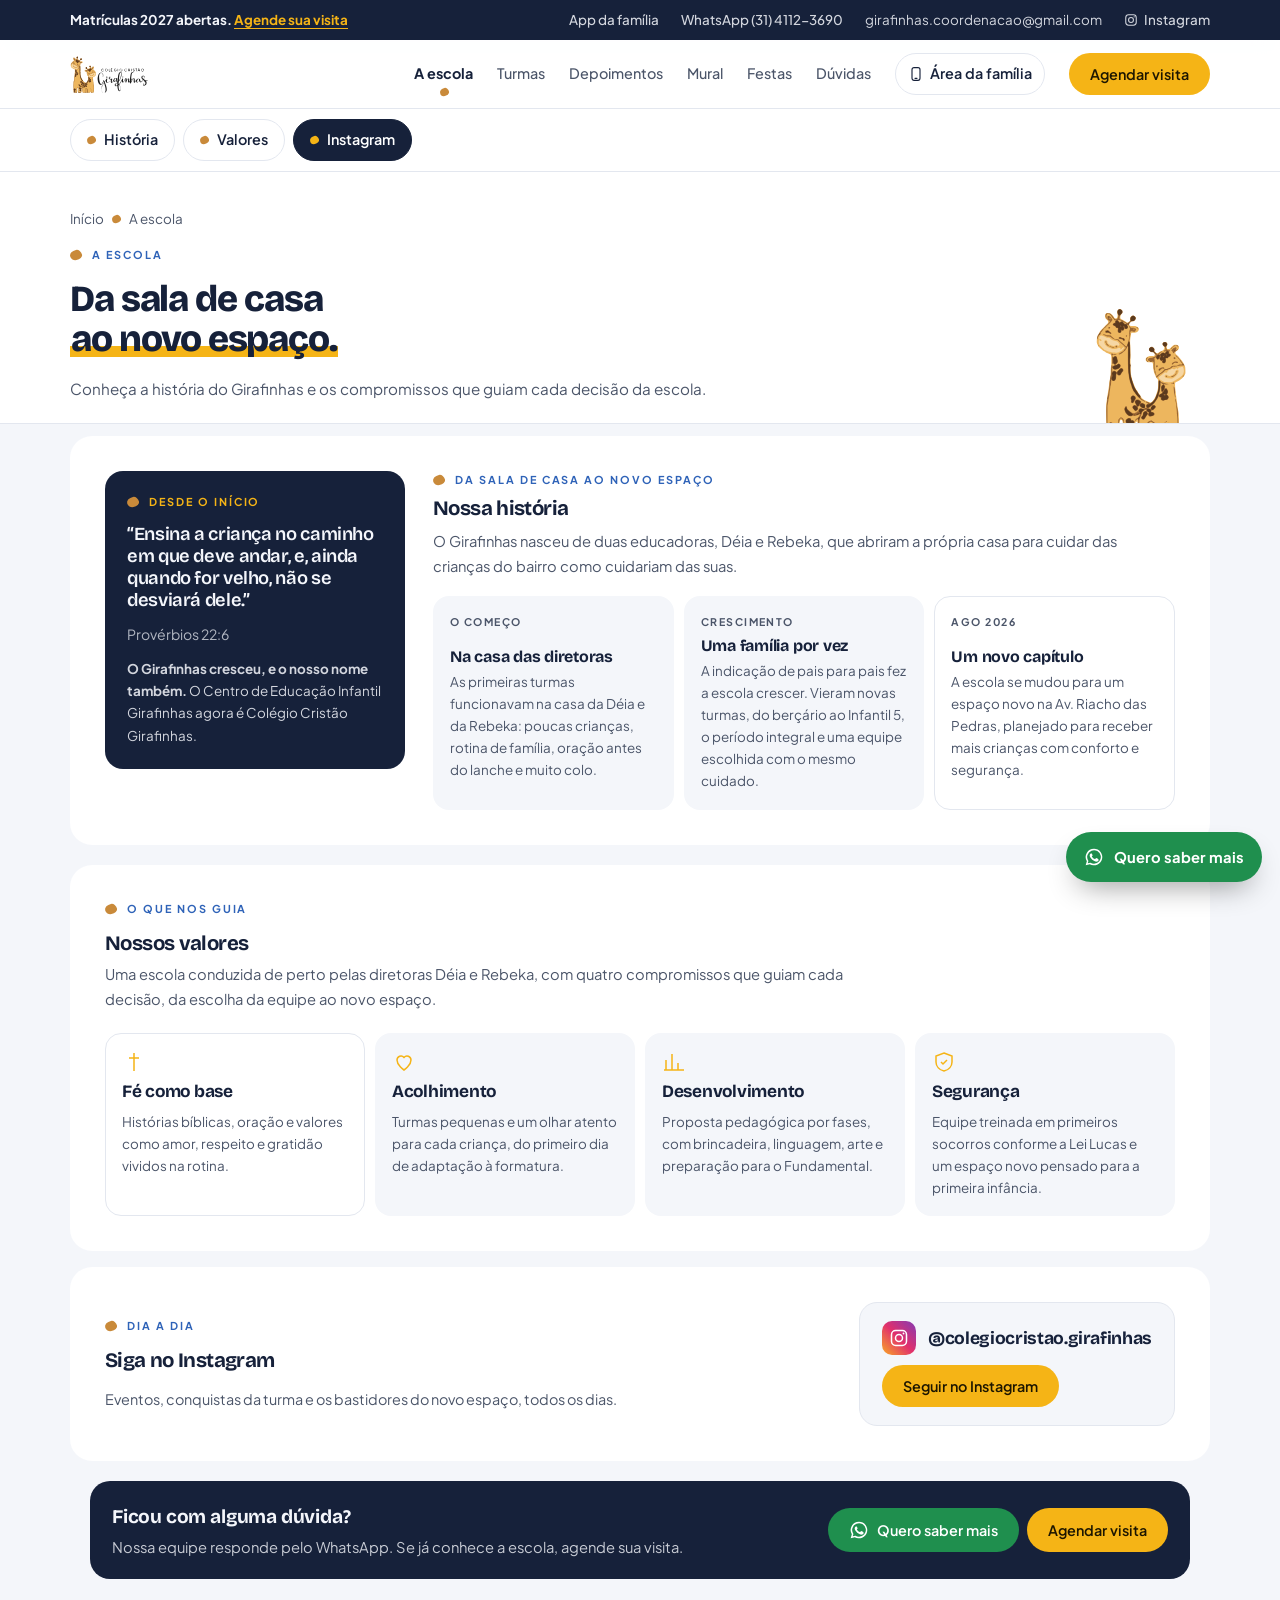
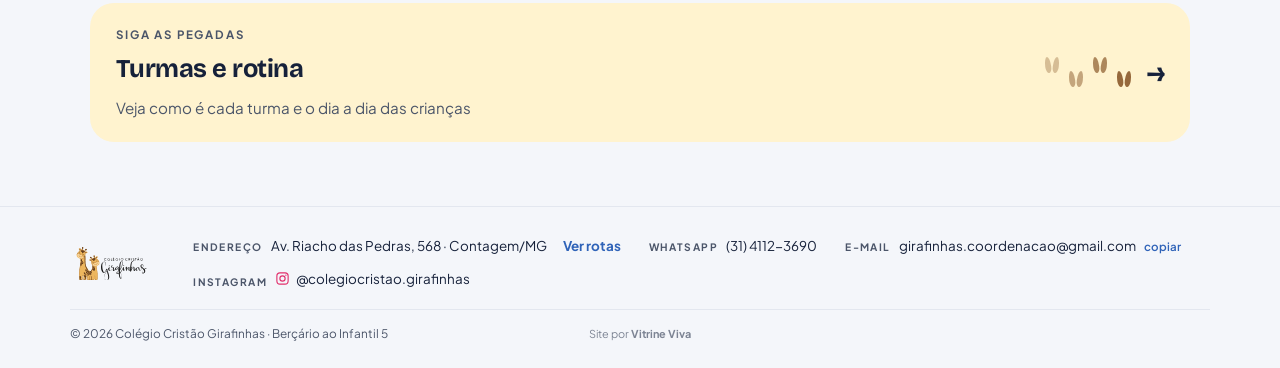
<file: escola.html>
<!doctype html>
<html lang="pt-BR">
<head>
<meta charset="utf-8">
<meta name="viewport" content="width=device-width,initial-scale=1,viewport-fit=cover">
<title>A escola | Colégio Cristão Girafinhas</title>
<meta name="description" content="A história do Colégio Cristão Girafinhas, das salas de casa das diretoras Déia e Rebeka ao novo espaço em Contagem, e os valores que guiam a escola.">
<meta property="og:title" content="Colégio Cristão Girafinhas">
<meta property="og:description" content="Educação infantil com amor e propósito. Berçário ao Infantil 5, integral, em Contagem. Matrículas 2027 abertas.">
<meta property="og:type" content="website">
<meta property="og:image" content="img/logo.svg">
<link rel="icon" href="img/logo.svg" type="image/svg+xml">
<link rel="preconnect" href="https://fonts.googleapis.com">
<link rel="preconnect" href="https://fonts.gstatic.com" crossorigin>
<link rel="stylesheet" href="https://fonts.googleapis.com/css2?family=Bricolage+Grotesque:opsz,wght@12..96,500;12..96,600;12..96,700;12..96,800&family=Plus+Jakarta+Sans:wght@400;500;600;700&display=swap">
<link rel="stylesheet" href="styles.css?v=33">
</head>
<body id="inicio" class="has-sub inner">
<div class="announce"><div class="wrap">
  <span><b>Matrículas 2027 abertas.</b> <a href="visita.html">Agende sua visita</a></span>
  <span class="util"><a class="util-app" href="pais.html">App da família</a><a href="https://wa.me/553141123690?text=Ol%C3%A1!" target="_blank" rel="noopener">WhatsApp (31) 4112-3690</a><span>girafinhas.coordenacao@gmail.com</span><a class="util-ig" href="https://www.instagram.com/colegiocristao.girafinhas/" target="_blank" rel="noopener"><svg class="ig-ico" viewBox="0 0 24 24" fill="none" stroke="currentColor" stroke-width="1.8" aria-hidden="true"><rect x="3" y="3" width="18" height="18" rx="5"/><circle cx="12" cy="12" r="4.2"/><circle cx="17.4" cy="6.6" r="1.1" fill="currentColor" stroke="none"/></svg>Instagram</a></span>
</div></div>

<header class="top">
  <div class="wrap">
    <a class="brand" href="index.html" aria-label="Colégio Cristão Girafinhas, início">
      <img src="img/logo.svg" alt="Colégio Cristão Girafinhas" width="106" height="50">
    </a>
    <button class="menu-btn" id="menuBtn" aria-expanded="false" aria-controls="nav">Menu</button>
    <nav class="links" id="nav">
      <a href="escola.html" aria-current="page">A escola</a>
      <a href="turmas.html">Turmas</a>
      <a href="depoimentos.html">Depoimentos</a>
      <a href="mural.html">Mural</a>
      <a href="festas.html">Festas</a>
      <a href="duvidas.html">Dúvidas</a>
      <a class="fam-link" href="pais.html"><svg viewBox="0 0 24 24" fill="none" stroke="currentColor" stroke-width="1.7" stroke-linecap="round" stroke-linejoin="round" aria-hidden="true"><rect x="6" y="2.5" width="12" height="19" rx="3"/><path d="M10.5 18.5h3"/></svg>Área da família</a>
      <a class="btn btn-primary" href="visita.html">Agendar visita</a>
    </nav>
  </div>
</header>
<nav class="subnav" aria-label="Nesta página"><div class="wrap"><a href="#historia">História</a><a href="#escola">Valores</a><a href="#instagram">Instagram</a></div></nav>

<svg width="0" height="0" style="position:absolute" aria-hidden="true" focusable="false"><defs>
<symbol id="gira" viewBox="0 0 28 48">
  <path d="M10.5 6.2 9.4 1.6M17.2 6.2l1.2-4.6" stroke="#8b5a2b" stroke-width="1.6" stroke-linecap="round" fill="none"/>
  <circle cx="9.2" cy="1.8" r="1.8" fill="#8b5a2b"/><circle cx="18.6" cy="1.8" r="1.8" fill="#8b5a2b"/>
  <ellipse cx="6" cy="9.4" rx="3.2" ry="1.7" transform="rotate(-20 6 9.4)" fill="#edb65e"/>
  <ellipse cx="22" cy="9.4" rx="3.2" ry="1.7" transform="rotate(20 22 9.4)" fill="#edb65e"/>
  <path d="M10 18h8v28a2 2 0 0 1-2 2h-4a2 2 0 0 1-2-2z" fill="#edb65e"/>
  <ellipse cx="14" cy="12" rx="7.2" ry="6.6" fill="#edb65e"/>
  <ellipse cx="14" cy="15.6" rx="5" ry="3.4" fill="#f6d7a4"/>
  <path d="M11 11.2q1 .9 2 0M15 11.2q1 .9 2 0" stroke="#5b3a1e" stroke-width="1" fill="none" stroke-linecap="round"/>
  <path d="M12.4 16.2q1.6 1.2 3.2 0" stroke="#5b3a1e" stroke-width=".9" fill="none" stroke-linecap="round"/>
  <ellipse cx="12" cy="24" rx="1.5" ry="1.9" fill="#8b5a2b"/><ellipse cx="16" cy="29.5" rx="1.4" ry="1.8" fill="#8b5a2b"/>
  <ellipse cx="12.2" cy="35" rx="1.5" ry="1.7" fill="#8b5a2b"/><ellipse cx="15.8" cy="41" rx="1.4" ry="1.8" fill="#8b5a2b"/>
</symbol>
<symbol id="gira-head" viewBox="0 0 28 22">
  <path d="M10.5 6.2 9.4 1.6M17.2 6.2l1.2-4.6" stroke="#8b5a2b" stroke-width="1.6" stroke-linecap="round" fill="none"/>
  <circle cx="9.2" cy="1.8" r="1.8" fill="#8b5a2b"/><circle cx="18.6" cy="1.8" r="1.8" fill="#8b5a2b"/>
  <ellipse cx="6" cy="9.4" rx="3.2" ry="1.7" transform="rotate(-20 6 9.4)" fill="#edb65e"/>
  <ellipse cx="22" cy="9.4" rx="3.2" ry="1.7" transform="rotate(20 22 9.4)" fill="#edb65e"/>
  <path d="M10 17h8v5h-8z" fill="#edb65e"/>
  <ellipse cx="14" cy="12" rx="7.2" ry="6.6" fill="#edb65e"/>
  <ellipse cx="14" cy="15.6" rx="5" ry="3.4" fill="#f6d7a4"/>
  <path d="M11 11.2q1 .9 2 0M15 11.2q1 .9 2 0" stroke="#5b3a1e" stroke-width="1" fill="none" stroke-linecap="round"/>
  <path d="M12.4 16.2q1.6 1.2 3.2 0" stroke="#5b3a1e" stroke-width=".9" fill="none" stroke-linecap="round"/>
</symbol></defs></svg>
<main>
  <section class="page-hero">
    <div class="wrap">
      <nav class="crumbs" aria-label="Você está em"><a href="index.html">Início</a><span class="sp" aria-hidden="true"></span><span>A escola</span></nav>
      <span class="eyebrow">A escola</span>
      <h1>Da sala de casa <em>ao novo espaço.</em></h1>
      <p class="lead">Conheça a história do Girafinhas e os compromissos que guiam cada decisão da escola.</p>
    </div>
    <img class="hero-peek" src="img/girafas.svg" alt="" aria-hidden="true" width="120" height="187">
  </section>
  <section class="band soft" id="historia">
    <div class="wrap story">
      <aside class="panel">
        <span class="eyebrow" style="color:var(--accent)">Desde o início</span>
        <p class="panel-quote">“Ensina a criança no caminho em que deve andar, e, ainda quando for velho, não se desviará dele.”</p>
        <span class="panel-cite">Provérbios 22:6</span>
        <p class="panel-note"><b>O Girafinhas cresceu, e o nosso nome também.</b> O Centro de Educação Infantil Girafinhas agora é Colégio Cristão Girafinhas.</p>
      </aside>
      <div>
        <div class="sec-head" style="margin-bottom:0">
          <span class="eyebrow">Da sala de casa ao novo espaço</span>
          <h2>Nossa história</h2>
          <p class="lead">O Girafinhas nasceu de duas educadoras, Déia e Rebeka, que abriram a própria casa para cuidar das crianças do bairro como cuidariam das suas.</p>
        </div>
        <ol class="timeline">
          <li><span class="when">O começo</span><div><h3>Na casa das diretoras</h3><p>As primeiras turmas funcionavam na casa da Déia e da Rebeka: poucas crianças, rotina de família, oração antes do lanche e muito colo.</p></div></li>
          <li><span class="when">Crescimento</span><div><h3>Uma família por vez</h3><p>A indicação de pais para pais fez a escola crescer. Vieram novas turmas, do berçário ao Infantil 5, o período integral e uma equipe escolhida com o mesmo cuidado.</p></div></li>
          <li><span class="when">Ago 2026</span><div><h3>Um novo capítulo</h3><p>A escola se mudou para um espaço novo na Av. Riacho das Pedras, planejado para receber mais crianças com conforto e segurança.</p></div></li>
        </ol>
      </div>
    </div>
  </section>

  <section class="band" id="escola">
    <div class="wrap">
      <div class="sec-head split">
        <div style="display:grid;gap:16px"><span class="eyebrow">O que nos guia</span><h2>Nossos valores</h2></div>
        <p class="lead">Uma escola conduzida de perto pelas diretoras Déia e Rebeka, com quatro compromissos que guiam cada decisão, da escolha da equipe ao novo espaço.</p>
      </div>
      <div class="pillars">
        <div class="pillar"><svg viewBox="0 0 24 24" fill="none" stroke="currentColor" stroke-width="1.5" aria-hidden="true"><path d="M12 3v18M7 8h10"/></svg><h3>Fé como base</h3><p>Histórias bíblicas, oração e valores como amor, respeito e gratidão vividos na rotina.</p></div>
        <div class="pillar"><svg viewBox="0 0 24 24" fill="none" stroke="currentColor" stroke-width="1.5" aria-hidden="true"><path d="M12 20s-7-4.4-7-10a4 4 0 0 1 7-2.6A4 4 0 0 1 19 10c0 5.6-7 10-7 10z"/></svg><h3>Acolhimento</h3><p>Turmas pequenas e um olhar atento para cada criança, do primeiro dia de adaptação à formatura.</p></div>
        <div class="pillar"><svg viewBox="0 0 24 24" fill="none" stroke="currentColor" stroke-width="1.5" aria-hidden="true"><path d="M4 20V10M10 20V4M16 20v-7M22 20H2"/></svg><h3>Desenvolvimento</h3><p>Proposta pedagógica por fases, com brincadeira, linguagem, arte e preparação para o Fundamental.</p></div>
        <div class="pillar"><svg viewBox="0 0 24 24" fill="none" stroke="currentColor" stroke-width="1.5" aria-hidden="true"><path d="M12 3l8 3v6c0 4.5-3.4 8-8 9-4.6-1-8-4.5-8-9V6z"/><path d="M9 12l2 2 4-4"/></svg><h3>Segurança</h3><p>Equipe treinada em primeiros socorros conforme a Lei Lucas e um espaço novo pensado para a primeira infância.</p></div>
      </div>
    </div>
  </section>

  <section class="band" id="instagram">
    <div class="wrap insta">
      <div style="display:grid;gap:16px"><span class="eyebrow">Dia a dia</span><h2>Siga no Instagram</h2><p class="lead">Eventos, conquistas da turma e os bastidores do novo espaço, todos os dias.</p></div>
      <a class="insta-card" href="https://www.instagram.com/colegiocristao.girafinhas/" target="_blank" rel="noopener">
        <span class="insta-handle"><span class="ig-badge"><svg class="ig-ico" viewBox="0 0 24 24" fill="none" stroke="currentColor" stroke-width="1.8" aria-hidden="true"><rect x="3" y="3" width="18" height="18" rx="5"/><circle cx="12" cy="12" r="4.2"/><circle cx="17.4" cy="6.6" r="1.1" fill="currentColor" stroke="none"/></svg></span>@colegiocristao.girafinhas</span>
        <span class="btn btn-primary" style="justify-self:start">Seguir no Instagram</span>
      </a>
    </div>
  </section>

  <section class="help">
    <div class="wrap">
      <div class="help-box">
        <div><b>Ficou com alguma dúvida?</b><span>Nossa equipe responde pelo WhatsApp. Se já conhece a escola, agende sua visita.</span></div>
        <div class="help-actions"><a class="btn btn-wa" href="https://wa.me/553141123690?text=Ol%C3%A1%2C%20equipe%20Girafinhas%21%20%F0%9F%A6%92%0AQuero%20%2Asaber%20mais%2A%20sobre%20a%20escola%20para%20o%20meu%20filho%28a%29.%0A%0AGostaria%20de%20informa%C3%A7%C3%B5es%20sobre%20turmas%2C%20hor%C3%A1rios%20e%20valores.%20Obrigado%28a%29%21" target="_blank" rel="noopener"><svg viewBox="0 0 24 24" fill="currentColor" aria-hidden="true"><path d="M12 2a10 10 0 0 0-8.6 15.1L2 22l5-1.3A10 10 0 1 0 12 2zm0 18.2a8.2 8.2 0 0 1-4.2-1.2l-.3-.2-3 .8.8-2.9-.2-.3A8.2 8.2 0 1 1 12 20.2zm4.5-6.1c-.2-.1-1.5-.7-1.7-.8s-.4-.1-.6.1-.6.8-.8 1-.3.2-.5.1a6.7 6.7 0 0 1-3.3-2.9c-.3-.4.3-.4.7-1.3.1-.2 0-.3 0-.4l-.8-1.8c-.2-.5-.4-.4-.6-.4h-.5a1 1 0 0 0-.7.3 3 3 0 0 0-.9 2.2 5.2 5.2 0 0 0 1.1 2.7 11.8 11.8 0 0 0 4.5 4c1.7.7 2.3.8 3.2.6a2.7 2.7 0 0 0 1.8-1.2 2.2 2.2 0 0 0 .1-1.2c0-.1-.2-.2-.5-.3z"/></svg>Quero saber mais</a><a class="btn btn-primary" href="visita.html">Agendar visita</a></div>
      </div>
    </div>
  </section>
  <section class="next-page">
    <div class="wrap">
      <a class="next-card" href="turmas.html"><span><small>Siga as pegadas</small><b>Turmas e rotina</b><span>Veja como é cada turma e o dia a dia das crianças</span></span><span class="trail" aria-hidden="true"><i></i><i></i><i></i><i></i><b>→</b></span></a>
    </div>
  </section>
</main>

<footer id="contato">
  <div class="wrap">
    <div class="foot2">
      <a class="foot-logo" href="index.html"><img src="img/logo.svg" alt="Colégio Cristão Girafinhas" width="94" height="50"></a>
      <ul class="foot-info">
        <li><span class="fi-k">Endereço</span><a href="https://www.google.com/maps/search/?api=1&query=Av.%20Riacho%20das%20Pedras%2C%20568%20-%20Jardim%20Riacho%20das%20Pedras%2C%20Contagem%20-%20MG%2C%2032241-320" target="_blank" rel="noopener">Av. Riacho das Pedras, 568 · Contagem/MG</a> <a class="foot-rotas" href="https://www.google.com/maps/search/?api=1&query=Av.%20Riacho%20das%20Pedras%2C%20568%20-%20Jardim%20Riacho%20das%20Pedras%2C%20Contagem%20-%20MG%2C%2032241-320" target="_blank" rel="noopener">Ver rotas</a></li>
        <li><span class="fi-k">WhatsApp</span><a href="https://wa.me/553141123690?text=Ol%C3%A1!" target="_blank" rel="noopener" id="fone">(31) 4112-3690</a></li>
        <li><span class="fi-k">E-mail</span><span id="mail">girafinhas.coordenacao@gmail.com</span><button class="mini-copy" data-copy="girafinhas.coordenacao@gmail.com" data-target="mail" aria-label="Copiar e-mail">copiar</button></li>
        <li><span class="fi-k">Instagram</span><a class="foot-ig" href="https://www.instagram.com/colegiocristao.girafinhas/" target="_blank" rel="noopener"><svg class="ig-ico" viewBox="0 0 24 24" fill="none" stroke="currentColor" stroke-width="1.8" aria-hidden="true"><rect x="3" y="3" width="18" height="18" rx="5"/><circle cx="12" cy="12" r="4.2"/><circle cx="17.4" cy="6.6" r="1.1" fill="currentColor" stroke="none"/></svg>@colegiocristao.girafinhas</a></li>
      </ul>
    </div>
    <div class="legal"><span>© 2026 Colégio Cristão Girafinhas · Berçário ao Infantil 5</span><a class="credit" href="https://wa.me/5581992702353?text=Ol%C3%A1%21%20Vi%20o%20site%20do%20Col%C3%A9gio%20Girafinhas%20e%20quero%20um%20site%20tamb%C3%A9m." target="_blank" rel="noopener">Site por <b>Vitrine Viva</b></a></div>
  </div>
</footer>

<div class="fx-bar" aria-label="Ações rápidas"><a class="btn btn-wa" href="https://wa.me/553141123690?text=Ol%C3%A1%2C%20equipe%20Girafinhas%21%20%F0%9F%A6%92%0AQuero%20%2Asaber%20mais%2A%20sobre%20a%20escola%20para%20o%20meu%20filho%28a%29.%0A%0AGostaria%20de%20informa%C3%A7%C3%B5es%20sobre%20turmas%2C%20hor%C3%A1rios%20e%20valores.%20Obrigado%28a%29%21" target="_blank" rel="noopener"><svg viewBox="0 0 24 24" fill="currentColor" aria-hidden="true"><path d="M12 2a10 10 0 0 0-8.6 15.1L2 22l5-1.3A10 10 0 1 0 12 2zm0 18.2a8.2 8.2 0 0 1-4.2-1.2l-.3-.2-3 .8.8-2.9-.2-.3A8.2 8.2 0 1 1 12 20.2zm4.5-6.1c-.2-.1-1.5-.7-1.7-.8s-.4-.1-.6.1-.6.8-.8 1-.3.2-.5.1a6.7 6.7 0 0 1-3.3-2.9c-.3-.4.3-.4.7-1.3.1-.2 0-.3 0-.4l-.8-1.8c-.2-.5-.4-.4-.6-.4h-.5a1 1 0 0 0-.7.3 3 3 0 0 0-.9 2.2 5.2 5.2 0 0 0 1.1 2.7 11.8 11.8 0 0 0 4.5 4c1.7.7 2.3.8 3.2.6a2.7 2.7 0 0 0 1.8-1.2 2.2 2.2 0 0 0 .1-1.2c0-.1-.2-.2-.5-.3z"/></svg>Quero saber mais</a><a class="btn btn-primary" href="visita.html">Agendar visita</a></div>
<a class="wa" href="https://wa.me/553141123690?text=Ol%C3%A1%2C%20equipe%20Girafinhas%21%20%F0%9F%A6%92%0AQuero%20%2Asaber%20mais%2A%20sobre%20a%20escola%20para%20o%20meu%20filho%28a%29.%0A%0AGostaria%20de%20informa%C3%A7%C3%B5es%20sobre%20turmas%2C%20hor%C3%A1rios%20e%20valores.%20Obrigado%28a%29%21" target="_blank" rel="noopener" aria-label="Quero saber mais pelo WhatsApp">
  <svg viewBox="0 0 24 24" fill="currentColor" aria-hidden="true"><path d="M12 2a10 10 0 0 0-8.6 15.1L2 22l5-1.3A10 10 0 1 0 12 2zm0 18.2a8.2 8.2 0 0 1-4.2-1.2l-.3-.2-3 .8.8-2.9-.2-.3A8.2 8.2 0 1 1 12 20.2zm4.5-6.1c-.2-.1-1.5-.7-1.7-.8s-.4-.1-.6.1-.6.8-.8 1-.3.2-.5.1a6.7 6.7 0 0 1-3.3-2.9c-.3-.4.3-.4.7-1.3.1-.2 0-.3 0-.4l-.8-1.8c-.2-.5-.4-.4-.6-.4h-.5a1 1 0 0 0-.7.3 3 3 0 0 0-.9 2.2 5.2 5.2 0 0 0 1.1 2.7 11.8 11.8 0 0 0 4.5 4c1.7.7 2.3.8 3.2.6a2.7 2.7 0 0 0 1.8-1.2 2.2 2.2 0 0 0 .1-1.2c0-.1-.2-.2-.5-.3z"/></svg>
  <span>Quero saber mais</span>
</a>


<script src="mural.js?v=20"></script>
<script src="site.js?v=30"></script>
</body>
</html>
</file>
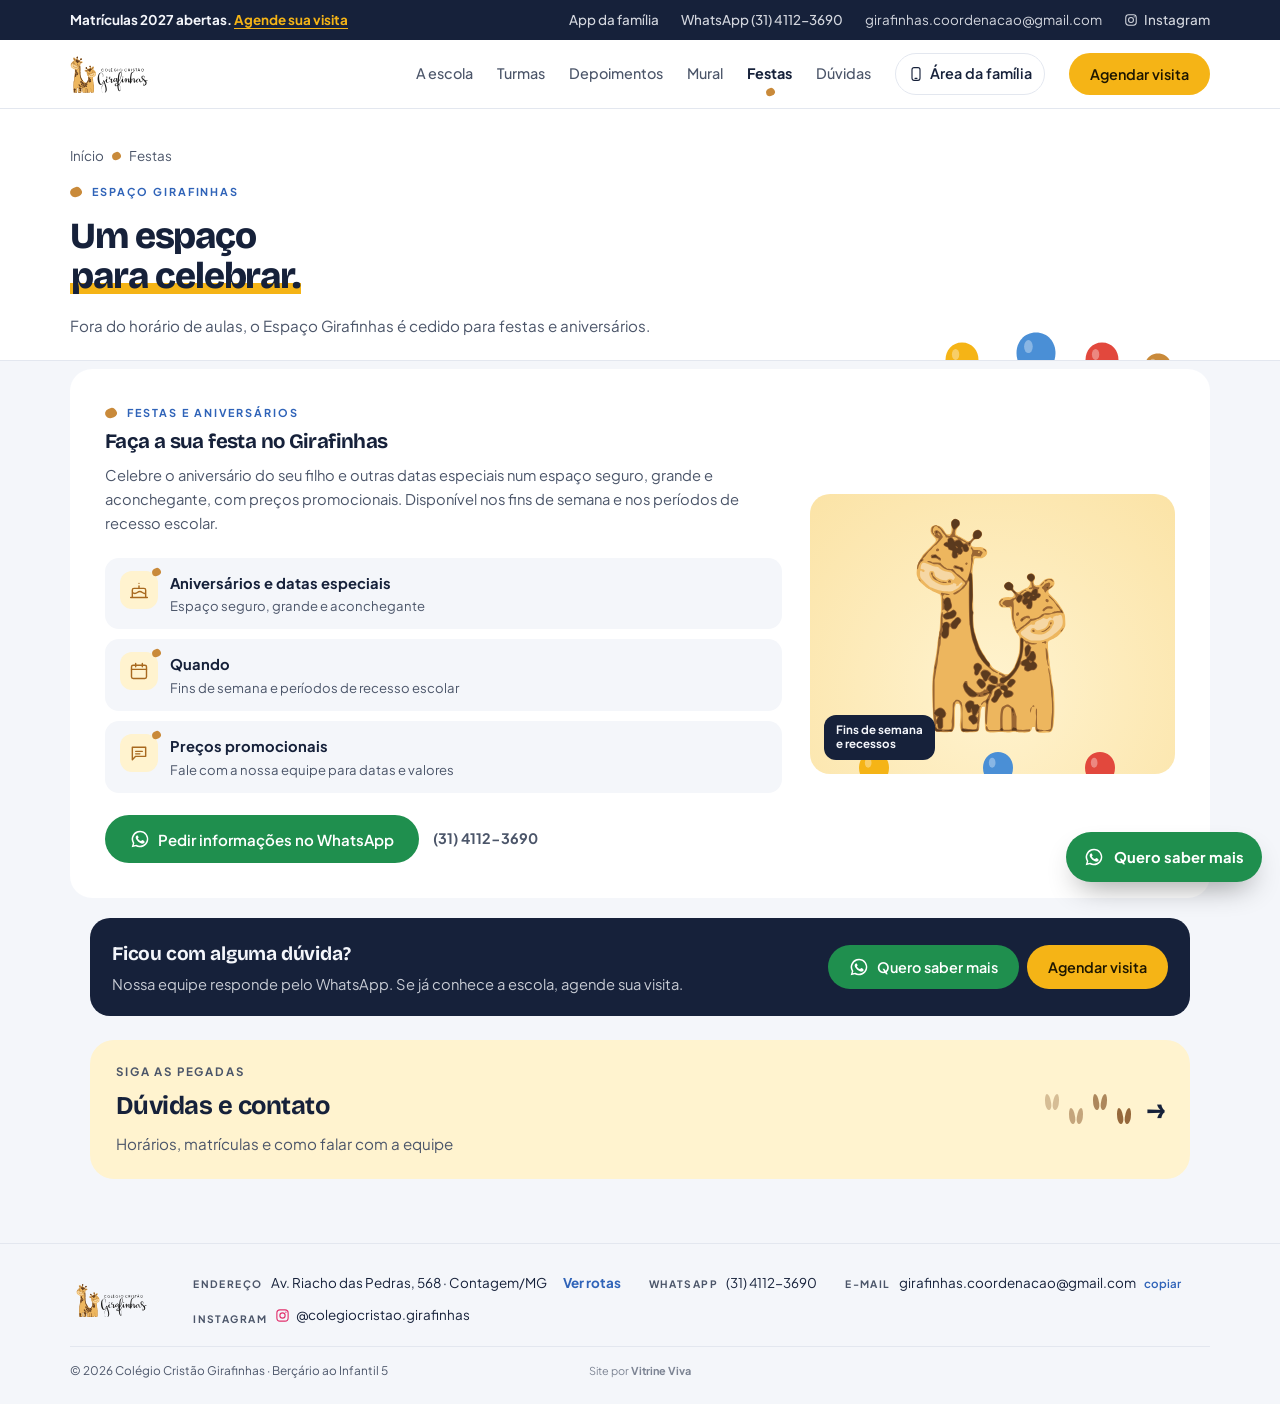
<file: festas.html>
<!doctype html>
<html lang="pt-BR">
<head>
<meta charset="utf-8">
<meta name="viewport" content="width=device-width,initial-scale=1,viewport-fit=cover">
<title>Espaço para festas | Colégio Cristão Girafinhas</title>
<meta name="description" content="O Espaço Girafinhas, em Contagem, é cedido para festas e aniversários nos fins de semana e nos períodos de recesso escolar. Entre em contato para mais informações.">
<meta property="og:title" content="Colégio Cristão Girafinhas">
<meta property="og:description" content="Educação infantil com amor e propósito. Berçário ao Infantil 5, integral, em Contagem. Matrículas 2027 abertas.">
<meta property="og:type" content="website">
<meta property="og:image" content="img/logo.svg">
<link rel="icon" href="img/logo.svg" type="image/svg+xml">
<link rel="preconnect" href="https://fonts.googleapis.com">
<link rel="preconnect" href="https://fonts.gstatic.com" crossorigin>
<link rel="stylesheet" href="https://fonts.googleapis.com/css2?family=Bricolage+Grotesque:opsz,wght@12..96,500;12..96,600;12..96,700;12..96,800&family=Plus+Jakarta+Sans:wght@400;500;600;700&display=swap">
<link rel="stylesheet" href="styles.css?v=33">
</head>
<body id="inicio" class="inner">
<div class="announce"><div class="wrap">
  <span><b>Matrículas 2027 abertas.</b> <a href="visita.html">Agende sua visita</a></span>
  <span class="util"><a class="util-app" href="pais.html">App da família</a><a href="https://wa.me/553141123690?text=Ol%C3%A1!" target="_blank" rel="noopener">WhatsApp (31) 4112-3690</a><span>girafinhas.coordenacao@gmail.com</span><a class="util-ig" href="https://www.instagram.com/colegiocristao.girafinhas/" target="_blank" rel="noopener"><svg class="ig-ico" viewBox="0 0 24 24" fill="none" stroke="currentColor" stroke-width="1.8" aria-hidden="true"><rect x="3" y="3" width="18" height="18" rx="5"/><circle cx="12" cy="12" r="4.2"/><circle cx="17.4" cy="6.6" r="1.1" fill="currentColor" stroke="none"/></svg>Instagram</a></span>
</div></div>

<header class="top">
  <div class="wrap">
    <a class="brand" href="index.html" aria-label="Colégio Cristão Girafinhas, início">
      <img src="img/logo.svg" alt="Colégio Cristão Girafinhas" width="106" height="50">
    </a>
    <button class="menu-btn" id="menuBtn" aria-expanded="false" aria-controls="nav">Menu</button>
    <nav class="links" id="nav">
      <a href="escola.html">A escola</a>
      <a href="turmas.html">Turmas</a>
      <a href="depoimentos.html">Depoimentos</a>
      <a href="mural.html">Mural</a>
      <a href="festas.html" aria-current="page">Festas</a>
      <a href="duvidas.html">Dúvidas</a>
      <a class="fam-link" href="pais.html"><svg viewBox="0 0 24 24" fill="none" stroke="currentColor" stroke-width="1.7" stroke-linecap="round" stroke-linejoin="round" aria-hidden="true"><rect x="6" y="2.5" width="12" height="19" rx="3"/><path d="M10.5 18.5h3"/></svg>Área da família</a>
      <a class="btn btn-primary" href="visita.html">Agendar visita</a>
    </nav>
  </div>
</header>

<svg width="0" height="0" style="position:absolute" aria-hidden="true" focusable="false"><defs>
<symbol id="gira" viewBox="0 0 28 48">
  <path d="M10.5 6.2 9.4 1.6M17.2 6.2l1.2-4.6" stroke="#8b5a2b" stroke-width="1.6" stroke-linecap="round" fill="none"/>
  <circle cx="9.2" cy="1.8" r="1.8" fill="#8b5a2b"/><circle cx="18.6" cy="1.8" r="1.8" fill="#8b5a2b"/>
  <ellipse cx="6" cy="9.4" rx="3.2" ry="1.7" transform="rotate(-20 6 9.4)" fill="#edb65e"/>
  <ellipse cx="22" cy="9.4" rx="3.2" ry="1.7" transform="rotate(20 22 9.4)" fill="#edb65e"/>
  <path d="M10 18h8v28a2 2 0 0 1-2 2h-4a2 2 0 0 1-2-2z" fill="#edb65e"/>
  <ellipse cx="14" cy="12" rx="7.2" ry="6.6" fill="#edb65e"/>
  <ellipse cx="14" cy="15.6" rx="5" ry="3.4" fill="#f6d7a4"/>
  <path d="M11 11.2q1 .9 2 0M15 11.2q1 .9 2 0" stroke="#5b3a1e" stroke-width="1" fill="none" stroke-linecap="round"/>
  <path d="M12.4 16.2q1.6 1.2 3.2 0" stroke="#5b3a1e" stroke-width=".9" fill="none" stroke-linecap="round"/>
  <ellipse cx="12" cy="24" rx="1.5" ry="1.9" fill="#8b5a2b"/><ellipse cx="16" cy="29.5" rx="1.4" ry="1.8" fill="#8b5a2b"/>
  <ellipse cx="12.2" cy="35" rx="1.5" ry="1.7" fill="#8b5a2b"/><ellipse cx="15.8" cy="41" rx="1.4" ry="1.8" fill="#8b5a2b"/>
</symbol>
<symbol id="gira-head" viewBox="0 0 28 22">
  <path d="M10.5 6.2 9.4 1.6M17.2 6.2l1.2-4.6" stroke="#8b5a2b" stroke-width="1.6" stroke-linecap="round" fill="none"/>
  <circle cx="9.2" cy="1.8" r="1.8" fill="#8b5a2b"/><circle cx="18.6" cy="1.8" r="1.8" fill="#8b5a2b"/>
  <ellipse cx="6" cy="9.4" rx="3.2" ry="1.7" transform="rotate(-20 6 9.4)" fill="#edb65e"/>
  <ellipse cx="22" cy="9.4" rx="3.2" ry="1.7" transform="rotate(20 22 9.4)" fill="#edb65e"/>
  <path d="M10 17h8v5h-8z" fill="#edb65e"/>
  <ellipse cx="14" cy="12" rx="7.2" ry="6.6" fill="#edb65e"/>
  <ellipse cx="14" cy="15.6" rx="5" ry="3.4" fill="#f6d7a4"/>
  <path d="M11 11.2q1 .9 2 0M15 11.2q1 .9 2 0" stroke="#5b3a1e" stroke-width="1" fill="none" stroke-linecap="round"/>
  <path d="M12.4 16.2q1.6 1.2 3.2 0" stroke="#5b3a1e" stroke-width=".9" fill="none" stroke-linecap="round"/>
</symbol></defs></svg>
<main>
  <section class="page-hero">
    <div class="wrap">
      <nav class="crumbs" aria-label="Você está em"><a href="index.html">Início</a><span class="sp" aria-hidden="true"></span><span>Festas</span></nav>
      <span class="eyebrow">Espaço Girafinhas</span>
      <h1>Um espaço <em>para celebrar.</em></h1>
      <p class="lead">Fora do horário de aulas, o Espaço Girafinhas é cedido para festas e aniversários.</p>
    </div>
    <div class="hero-accent acc-balloons" aria-hidden="true"><span class="pop p1" style="--c:#f5b416"><svg viewBox="0 0 24 32"><path d="M12 1C6.5 1 3 5.4 3 10.5 3 16.5 8 22 12 22s9-5.5 9-11.5C21 5.4 17.5 1 12 1z" fill="currentColor"/><path d="M12 22l-1.4 2.4h2.8z" fill="currentColor"/><path d="M12 24.4c0 2.6-2 3.2-1.6 7" stroke="#c9b9a0" stroke-width="1" fill="none"/><ellipse cx="8.5" cy="7.5" rx="2" ry="3" fill="#fff" opacity=".35"/></svg><i></i><i></i><i></i><i></i><i></i><i></i><i></i><i></i></span><span class="pop p2" style="--c:#4a8fd6"><svg viewBox="0 0 24 32"><path d="M12 1C6.5 1 3 5.4 3 10.5 3 16.5 8 22 12 22s9-5.5 9-11.5C21 5.4 17.5 1 12 1z" fill="currentColor"/><path d="M12 22l-1.4 2.4h2.8z" fill="currentColor"/><path d="M12 24.4c0 2.6-2 3.2-1.6 7" stroke="#c9b9a0" stroke-width="1" fill="none"/><ellipse cx="8.5" cy="7.5" rx="2" ry="3" fill="#fff" opacity=".35"/></svg><i></i><i></i><i></i><i></i><i></i><i></i><i></i><i></i></span><span class="pop p3" style="--c:#e2483d"><svg viewBox="0 0 24 32"><path d="M12 1C6.5 1 3 5.4 3 10.5 3 16.5 8 22 12 22s9-5.5 9-11.5C21 5.4 17.5 1 12 1z" fill="currentColor"/><path d="M12 22l-1.4 2.4h2.8z" fill="currentColor"/><path d="M12 24.4c0 2.6-2 3.2-1.6 7" stroke="#c9b9a0" stroke-width="1" fill="none"/><ellipse cx="8.5" cy="7.5" rx="2" ry="3" fill="#fff" opacity=".35"/></svg><i></i><i></i><i></i><i></i><i></i><i></i><i></i><i></i></span><span class="pop p4" style="--c:#c98a3a"><svg viewBox="0 0 24 32"><path d="M12 1C6.5 1 3 5.4 3 10.5 3 16.5 8 22 12 22s9-5.5 9-11.5C21 5.4 17.5 1 12 1z" fill="currentColor"/><path d="M12 22l-1.4 2.4h2.8z" fill="currentColor"/><path d="M12 24.4c0 2.6-2 3.2-1.6 7" stroke="#c9b9a0" stroke-width="1" fill="none"/><ellipse cx="8.5" cy="7.5" rx="2" ry="3" fill="#fff" opacity=".35"/></svg><i></i><i></i><i></i><i></i><i></i><i></i><i></i><i></i></span></div>
  </section>
  <section class="band" id="espaco">
    <div class="wrap party">
      <div class="party-copy">
        <div class="sec-head" style="margin:0">
          <span class="eyebrow">Festas e aniversários</span>
          <h2>Faça a sua festa no Girafinhas</h2>
          <p class="lead">Celebre o aniversário do seu filho e outras datas especiais num espaço seguro, grande e aconchegante, com preços promocionais. Disponível nos fins de semana e nos períodos de recesso escolar.</p>
        </div>
        <ul class="party-list">
          <li><span class="tile-ico"><svg viewBox="0 0 24 24" fill="none" stroke="currentColor" stroke-width="1.7" stroke-linecap="round" stroke-linejoin="round" aria-hidden="true"><path d="M4 21V12a2 2 0 0 1 2-2h12a2 2 0 0 1 2 2v9M2 21h20M4 15c2 1.5 4 1.5 6 0s4-1.5 6 0 4 1.5 4 0M12 10V7M12 4v.01"/></svg></span><div><b>Aniversários e datas especiais</b><span>Espaço seguro, grande e aconchegante</span></div></li>
          <li><span class="tile-ico"><svg viewBox="0 0 24 24" fill="none" stroke="currentColor" stroke-width="1.7" stroke-linecap="round" stroke-linejoin="round" aria-hidden="true"><rect x="3" y="5" width="18" height="16" rx="2"/><path d="M3 10h18M8 3v4M16 3v4"/></svg></span><div><b>Quando</b><span>Fins de semana e períodos de recesso escolar</span></div></li>
          <li><span class="tile-ico"><svg viewBox="0 0 24 24" fill="none" stroke="currentColor" stroke-width="1.7" stroke-linecap="round" stroke-linejoin="round" aria-hidden="true"><path d="M4 5h16v11H8l-4 4z"/><path d="M8 10h8M8 13h5"/></svg></span><div><b>Preços promocionais</b><span>Fale com a nossa equipe para datas e valores</span></div></li>
        </ul>
        <div class="party-actions"><a class="btn btn-wa btn-lg" href="https://wa.me/553141123690?text=Ol%C3%A1!%20Gostaria%20de%20informa%C3%A7%C3%B5es%20sobre%20o%20Espa%C3%A7o%20Girafinhas%20para%20festas%20e%20anivers%C3%A1rios." target="_blank" rel="noopener"><svg viewBox="0 0 24 24" fill="currentColor" aria-hidden="true"><path d="M12 2a10 10 0 0 0-8.6 15.1L2 22l5-1.3A10 10 0 1 0 12 2zm0 18.2a8.2 8.2 0 0 1-4.2-1.2l-.3-.2-3 .8.8-2.9-.2-.3A8.2 8.2 0 1 1 12 20.2zm4.5-6.1c-.2-.1-1.5-.7-1.7-.8s-.4-.1-.6.1-.6.8-.8 1-.3.2-.5.1a6.7 6.7 0 0 1-3.3-2.9c-.3-.4.3-.4.7-1.3.1-.2 0-.3 0-.4l-.8-1.8c-.2-.5-.4-.4-.6-.4h-.5a1 1 0 0 0-.7.3 3 3 0 0 0-.9 2.2 5.2 5.2 0 0 0 1.1 2.7 11.8 11.8 0 0 0 4.5 4c1.7.7 2.3.8 3.2.6a2.7 2.7 0 0 0 1.8-1.2 2.2 2.2 0 0 0 .1-1.2c0-.1-.2-.2-.5-.3z"/></svg>Pedir informações no WhatsApp</a><span class="party-tel">(31) 4112-3690</span></div>
      </div>
      <div class="party-art" aria-hidden="true">
        <div class="party-pops" aria-hidden="true"><span class="pop p1" style="--c:#f5b416"><svg viewBox="0 0 24 32"><path d="M12 1C6.5 1 3 5.4 3 10.5 3 16.5 8 22 12 22s9-5.5 9-11.5C21 5.4 17.5 1 12 1z" fill="currentColor"/><path d="M12 22l-1.4 2.4h2.8z" fill="currentColor"/><path d="M12 24.4c0 2.6-2 3.2-1.6 7" stroke="#c9b9a0" stroke-width="1" fill="none"/><ellipse cx="8.5" cy="7.5" rx="2" ry="3" fill="#fff" opacity=".35"/></svg><i></i><i></i><i></i><i></i><i></i><i></i><i></i><i></i></span><span class="pop p2" style="--c:#4a8fd6"><svg viewBox="0 0 24 32"><path d="M12 1C6.5 1 3 5.4 3 10.5 3 16.5 8 22 12 22s9-5.5 9-11.5C21 5.4 17.5 1 12 1z" fill="currentColor"/><path d="M12 22l-1.4 2.4h2.8z" fill="currentColor"/><path d="M12 24.4c0 2.6-2 3.2-1.6 7" stroke="#c9b9a0" stroke-width="1" fill="none"/><ellipse cx="8.5" cy="7.5" rx="2" ry="3" fill="#fff" opacity=".35"/></svg><i></i><i></i><i></i><i></i><i></i><i></i><i></i><i></i></span><span class="pop p3" style="--c:#e2483d"><svg viewBox="0 0 24 32"><path d="M12 1C6.5 1 3 5.4 3 10.5 3 16.5 8 22 12 22s9-5.5 9-11.5C21 5.4 17.5 1 12 1z" fill="currentColor"/><path d="M12 22l-1.4 2.4h2.8z" fill="currentColor"/><path d="M12 24.4c0 2.6-2 3.2-1.6 7" stroke="#c9b9a0" stroke-width="1" fill="none"/><ellipse cx="8.5" cy="7.5" rx="2" ry="3" fill="#fff" opacity=".35"/></svg><i></i><i></i><i></i><i></i><i></i><i></i><i></i><i></i></span></div><span class="bal b1"><svg viewBox="0 0 24 24" fill="none" stroke="currentColor" stroke-width="1.7" stroke-linecap="round" stroke-linejoin="round" aria-hidden="true"><path d="M12 3a5 5 0 0 0-5 5c0 3.5 3 6 5 6s5-2.5 5-6a5 5 0 0 0-5-5z"/><path d="M12 14l-1 2h2zM12 16c0 2-2 2.5-2 5"/></svg></span><span class="bal b2"><svg viewBox="0 0 24 24" fill="none" stroke="currentColor" stroke-width="1.7" stroke-linecap="round" stroke-linejoin="round" aria-hidden="true"><path d="M12 3a5 5 0 0 0-5 5c0 3.5 3 6 5 6s5-2.5 5-6a5 5 0 0 0-5-5z"/><path d="M12 14l-1 2h2zM12 16c0 2-2 2.5-2 5"/></svg></span><span class="bal b3"><svg viewBox="0 0 24 24" fill="none" stroke="currentColor" stroke-width="1.7" stroke-linecap="round" stroke-linejoin="round" aria-hidden="true"><path d="M12 3a5 5 0 0 0-5 5c0 3.5 3 6 5 6s5-2.5 5-6a5 5 0 0 0-5-5z"/><path d="M12 14l-1 2h2zM12 16c0 2-2 2.5-2 5"/></svg></span>
        <img src="img/girafas.svg" alt="" width="160" height="250">
        <span class="party-tag">Fins de semana<br>e recessos</span>
      </div>
    </div>
  </section>
  <section class="help">
    <div class="wrap">
      <div class="help-box">
        <div><b>Ficou com alguma dúvida?</b><span>Nossa equipe responde pelo WhatsApp. Se já conhece a escola, agende sua visita.</span></div>
        <div class="help-actions"><a class="btn btn-wa" href="https://wa.me/553141123690?text=Ol%C3%A1%2C%20equipe%20Girafinhas%21%20%F0%9F%A6%92%0AQuero%20%2Asaber%20mais%2A%20sobre%20a%20escola%20para%20o%20meu%20filho%28a%29.%0A%0AGostaria%20de%20informa%C3%A7%C3%B5es%20sobre%20turmas%2C%20hor%C3%A1rios%20e%20valores.%20Obrigado%28a%29%21" target="_blank" rel="noopener"><svg viewBox="0 0 24 24" fill="currentColor" aria-hidden="true"><path d="M12 2a10 10 0 0 0-8.6 15.1L2 22l5-1.3A10 10 0 1 0 12 2zm0 18.2a8.2 8.2 0 0 1-4.2-1.2l-.3-.2-3 .8.8-2.9-.2-.3A8.2 8.2 0 1 1 12 20.2zm4.5-6.1c-.2-.1-1.5-.7-1.7-.8s-.4-.1-.6.1-.6.8-.8 1-.3.2-.5.1a6.7 6.7 0 0 1-3.3-2.9c-.3-.4.3-.4.7-1.3.1-.2 0-.3 0-.4l-.8-1.8c-.2-.5-.4-.4-.6-.4h-.5a1 1 0 0 0-.7.3 3 3 0 0 0-.9 2.2 5.2 5.2 0 0 0 1.1 2.7 11.8 11.8 0 0 0 4.5 4c1.7.7 2.3.8 3.2.6a2.7 2.7 0 0 0 1.8-1.2 2.2 2.2 0 0 0 .1-1.2c0-.1-.2-.2-.5-.3z"/></svg>Quero saber mais</a><a class="btn btn-primary" href="visita.html">Agendar visita</a></div>
      </div>
    </div>
  </section>
  <section class="next-page">
    <div class="wrap">
      <a class="next-card" href="duvidas.html"><span><small>Siga as pegadas</small><b>Dúvidas e contato</b><span>Horários, matrículas e como falar com a equipe</span></span><span class="trail" aria-hidden="true"><i></i><i></i><i></i><i></i><b>→</b></span></a>
    </div>
  </section>
</main>

<footer id="contato">
  <div class="wrap">
    <div class="foot2">
      <a class="foot-logo" href="index.html"><img src="img/logo.svg" alt="Colégio Cristão Girafinhas" width="94" height="50"></a>
      <ul class="foot-info">
        <li><span class="fi-k">Endereço</span><a href="https://www.google.com/maps/search/?api=1&query=Av.%20Riacho%20das%20Pedras%2C%20568%20-%20Jardim%20Riacho%20das%20Pedras%2C%20Contagem%20-%20MG%2C%2032241-320" target="_blank" rel="noopener">Av. Riacho das Pedras, 568 · Contagem/MG</a> <a class="foot-rotas" href="https://www.google.com/maps/search/?api=1&query=Av.%20Riacho%20das%20Pedras%2C%20568%20-%20Jardim%20Riacho%20das%20Pedras%2C%20Contagem%20-%20MG%2C%2032241-320" target="_blank" rel="noopener">Ver rotas</a></li>
        <li><span class="fi-k">WhatsApp</span><a href="https://wa.me/553141123690?text=Ol%C3%A1!" target="_blank" rel="noopener" id="fone">(31) 4112-3690</a></li>
        <li><span class="fi-k">E-mail</span><span id="mail">girafinhas.coordenacao@gmail.com</span><button class="mini-copy" data-copy="girafinhas.coordenacao@gmail.com" data-target="mail" aria-label="Copiar e-mail">copiar</button></li>
        <li><span class="fi-k">Instagram</span><a class="foot-ig" href="https://www.instagram.com/colegiocristao.girafinhas/" target="_blank" rel="noopener"><svg class="ig-ico" viewBox="0 0 24 24" fill="none" stroke="currentColor" stroke-width="1.8" aria-hidden="true"><rect x="3" y="3" width="18" height="18" rx="5"/><circle cx="12" cy="12" r="4.2"/><circle cx="17.4" cy="6.6" r="1.1" fill="currentColor" stroke="none"/></svg>@colegiocristao.girafinhas</a></li>
      </ul>
    </div>
    <div class="legal"><span>© 2026 Colégio Cristão Girafinhas · Berçário ao Infantil 5</span><a class="credit" href="https://wa.me/5581992702353?text=Ol%C3%A1%21%20Vi%20o%20site%20do%20Col%C3%A9gio%20Girafinhas%20e%20quero%20um%20site%20tamb%C3%A9m." target="_blank" rel="noopener">Site por <b>Vitrine Viva</b></a></div>
  </div>
</footer>

<div class="fx-bar" aria-label="Ações rápidas"><a class="btn btn-wa" href="https://wa.me/553141123690?text=Ol%C3%A1%2C%20equipe%20Girafinhas%21%20%F0%9F%A6%92%0AQuero%20%2Asaber%20mais%2A%20sobre%20a%20escola%20para%20o%20meu%20filho%28a%29.%0A%0AGostaria%20de%20informa%C3%A7%C3%B5es%20sobre%20turmas%2C%20hor%C3%A1rios%20e%20valores.%20Obrigado%28a%29%21" target="_blank" rel="noopener"><svg viewBox="0 0 24 24" fill="currentColor" aria-hidden="true"><path d="M12 2a10 10 0 0 0-8.6 15.1L2 22l5-1.3A10 10 0 1 0 12 2zm0 18.2a8.2 8.2 0 0 1-4.2-1.2l-.3-.2-3 .8.8-2.9-.2-.3A8.2 8.2 0 1 1 12 20.2zm4.5-6.1c-.2-.1-1.5-.7-1.7-.8s-.4-.1-.6.1-.6.8-.8 1-.3.2-.5.1a6.7 6.7 0 0 1-3.3-2.9c-.3-.4.3-.4.7-1.3.1-.2 0-.3 0-.4l-.8-1.8c-.2-.5-.4-.4-.6-.4h-.5a1 1 0 0 0-.7.3 3 3 0 0 0-.9 2.2 5.2 5.2 0 0 0 1.1 2.7 11.8 11.8 0 0 0 4.5 4c1.7.7 2.3.8 3.2.6a2.7 2.7 0 0 0 1.8-1.2 2.2 2.2 0 0 0 .1-1.2c0-.1-.2-.2-.5-.3z"/></svg>Quero saber mais</a><a class="btn btn-primary" href="visita.html">Agendar visita</a></div>
<a class="wa" href="https://wa.me/553141123690?text=Ol%C3%A1%2C%20equipe%20Girafinhas%21%20%F0%9F%A6%92%0AQuero%20%2Asaber%20mais%2A%20sobre%20a%20escola%20para%20o%20meu%20filho%28a%29.%0A%0AGostaria%20de%20informa%C3%A7%C3%B5es%20sobre%20turmas%2C%20hor%C3%A1rios%20e%20valores.%20Obrigado%28a%29%21" target="_blank" rel="noopener" aria-label="Quero saber mais pelo WhatsApp">
  <svg viewBox="0 0 24 24" fill="currentColor" aria-hidden="true"><path d="M12 2a10 10 0 0 0-8.6 15.1L2 22l5-1.3A10 10 0 1 0 12 2zm0 18.2a8.2 8.2 0 0 1-4.2-1.2l-.3-.2-3 .8.8-2.9-.2-.3A8.2 8.2 0 1 1 12 20.2zm4.5-6.1c-.2-.1-1.5-.7-1.7-.8s-.4-.1-.6.1-.6.8-.8 1-.3.2-.5.1a6.7 6.7 0 0 1-3.3-2.9c-.3-.4.3-.4.7-1.3.1-.2 0-.3 0-.4l-.8-1.8c-.2-.5-.4-.4-.6-.4h-.5a1 1 0 0 0-.7.3 3 3 0 0 0-.9 2.2 5.2 5.2 0 0 0 1.1 2.7 11.8 11.8 0 0 0 4.5 4c1.7.7 2.3.8 3.2.6a2.7 2.7 0 0 0 1.8-1.2 2.2 2.2 0 0 0 .1-1.2c0-.1-.2-.2-.5-.3z"/></svg>
  <span>Quero saber mais</span>
</a>


<script src="mural.js?v=20"></script>
<script src="site.js?v=30"></script>
</body>
</html>
</file>
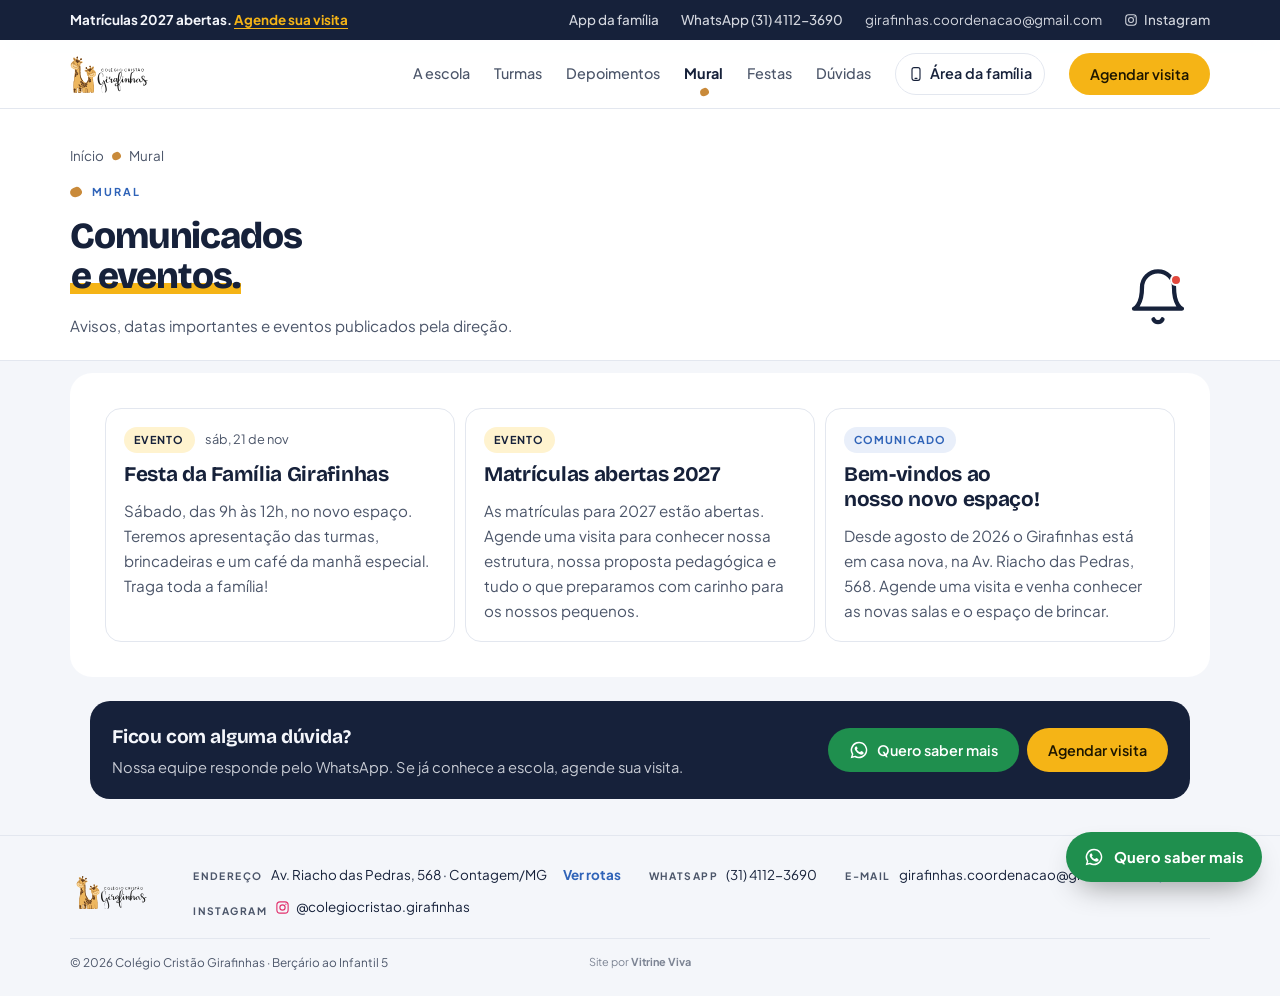
<file: mural.html>
<!doctype html>
<html lang="pt-BR">
<head>
<meta charset="utf-8">
<meta name="viewport" content="width=device-width,initial-scale=1,viewport-fit=cover">
<title>Mural | Colégio Cristão Girafinhas</title>
<meta name="description" content="Comunicados, eventos e datas importantes do Colégio Cristão Girafinhas.">
<meta property="og:title" content="Colégio Cristão Girafinhas">
<meta property="og:description" content="Educação infantil com amor e propósito. Berçário ao Infantil 5, integral, em Contagem. Matrículas 2027 abertas.">
<meta property="og:type" content="website">
<meta property="og:image" content="img/logo.svg">
<link rel="icon" href="img/logo.svg" type="image/svg+xml">
<link rel="preconnect" href="https://fonts.googleapis.com">
<link rel="preconnect" href="https://fonts.gstatic.com" crossorigin>
<link rel="stylesheet" href="https://fonts.googleapis.com/css2?family=Bricolage+Grotesque:opsz,wght@12..96,500;12..96,600;12..96,700;12..96,800&family=Plus+Jakarta+Sans:wght@400;500;600;700&display=swap">
<link rel="stylesheet" href="styles.css?v=33">
</head>
<body id="inicio" class="inner">
<div class="announce"><div class="wrap">
  <span><b>Matrículas 2027 abertas.</b> <a href="visita.html">Agende sua visita</a></span>
  <span class="util"><a class="util-app" href="pais.html">App da família</a><a href="https://wa.me/553141123690?text=Ol%C3%A1!" target="_blank" rel="noopener">WhatsApp (31) 4112-3690</a><span>girafinhas.coordenacao@gmail.com</span><a class="util-ig" href="https://www.instagram.com/colegiocristao.girafinhas/" target="_blank" rel="noopener"><svg class="ig-ico" viewBox="0 0 24 24" fill="none" stroke="currentColor" stroke-width="1.8" aria-hidden="true"><rect x="3" y="3" width="18" height="18" rx="5"/><circle cx="12" cy="12" r="4.2"/><circle cx="17.4" cy="6.6" r="1.1" fill="currentColor" stroke="none"/></svg>Instagram</a></span>
</div></div>

<header class="top">
  <div class="wrap">
    <a class="brand" href="index.html" aria-label="Colégio Cristão Girafinhas, início">
      <img src="img/logo.svg" alt="Colégio Cristão Girafinhas" width="106" height="50">
    </a>
    <button class="menu-btn" id="menuBtn" aria-expanded="false" aria-controls="nav">Menu</button>
    <nav class="links" id="nav">
      <a href="escola.html">A escola</a>
      <a href="turmas.html">Turmas</a>
      <a href="depoimentos.html">Depoimentos</a>
      <a href="mural.html" aria-current="page">Mural</a>
      <a href="festas.html">Festas</a>
      <a href="duvidas.html">Dúvidas</a>
      <a class="fam-link" href="pais.html"><svg viewBox="0 0 24 24" fill="none" stroke="currentColor" stroke-width="1.7" stroke-linecap="round" stroke-linejoin="round" aria-hidden="true"><rect x="6" y="2.5" width="12" height="19" rx="3"/><path d="M10.5 18.5h3"/></svg>Área da família</a>
      <a class="btn btn-primary" href="visita.html">Agendar visita</a>
    </nav>
  </div>
</header>

<svg width="0" height="0" style="position:absolute" aria-hidden="true" focusable="false"><defs>
<symbol id="gira" viewBox="0 0 28 48">
  <path d="M10.5 6.2 9.4 1.6M17.2 6.2l1.2-4.6" stroke="#8b5a2b" stroke-width="1.6" stroke-linecap="round" fill="none"/>
  <circle cx="9.2" cy="1.8" r="1.8" fill="#8b5a2b"/><circle cx="18.6" cy="1.8" r="1.8" fill="#8b5a2b"/>
  <ellipse cx="6" cy="9.4" rx="3.2" ry="1.7" transform="rotate(-20 6 9.4)" fill="#edb65e"/>
  <ellipse cx="22" cy="9.4" rx="3.2" ry="1.7" transform="rotate(20 22 9.4)" fill="#edb65e"/>
  <path d="M10 18h8v28a2 2 0 0 1-2 2h-4a2 2 0 0 1-2-2z" fill="#edb65e"/>
  <ellipse cx="14" cy="12" rx="7.2" ry="6.6" fill="#edb65e"/>
  <ellipse cx="14" cy="15.6" rx="5" ry="3.4" fill="#f6d7a4"/>
  <path d="M11 11.2q1 .9 2 0M15 11.2q1 .9 2 0" stroke="#5b3a1e" stroke-width="1" fill="none" stroke-linecap="round"/>
  <path d="M12.4 16.2q1.6 1.2 3.2 0" stroke="#5b3a1e" stroke-width=".9" fill="none" stroke-linecap="round"/>
  <ellipse cx="12" cy="24" rx="1.5" ry="1.9" fill="#8b5a2b"/><ellipse cx="16" cy="29.5" rx="1.4" ry="1.8" fill="#8b5a2b"/>
  <ellipse cx="12.2" cy="35" rx="1.5" ry="1.7" fill="#8b5a2b"/><ellipse cx="15.8" cy="41" rx="1.4" ry="1.8" fill="#8b5a2b"/>
</symbol>
<symbol id="gira-head" viewBox="0 0 28 22">
  <path d="M10.5 6.2 9.4 1.6M17.2 6.2l1.2-4.6" stroke="#8b5a2b" stroke-width="1.6" stroke-linecap="round" fill="none"/>
  <circle cx="9.2" cy="1.8" r="1.8" fill="#8b5a2b"/><circle cx="18.6" cy="1.8" r="1.8" fill="#8b5a2b"/>
  <ellipse cx="6" cy="9.4" rx="3.2" ry="1.7" transform="rotate(-20 6 9.4)" fill="#edb65e"/>
  <ellipse cx="22" cy="9.4" rx="3.2" ry="1.7" transform="rotate(20 22 9.4)" fill="#edb65e"/>
  <path d="M10 17h8v5h-8z" fill="#edb65e"/>
  <ellipse cx="14" cy="12" rx="7.2" ry="6.6" fill="#edb65e"/>
  <ellipse cx="14" cy="15.6" rx="5" ry="3.4" fill="#f6d7a4"/>
  <path d="M11 11.2q1 .9 2 0M15 11.2q1 .9 2 0" stroke="#5b3a1e" stroke-width="1" fill="none" stroke-linecap="round"/>
  <path d="M12.4 16.2q1.6 1.2 3.2 0" stroke="#5b3a1e" stroke-width=".9" fill="none" stroke-linecap="round"/>
</symbol></defs></svg>
<main>
  <section class="page-hero">
    <div class="wrap">
      <nav class="crumbs" aria-label="Você está em"><a href="index.html">Início</a><span class="sp" aria-hidden="true"></span><span>Mural</span></nav>
      <span class="eyebrow">Mural</span>
      <h1>Comunicados <em>e eventos.</em></h1>
      <p class="lead">Avisos, datas importantes e eventos publicados pela direção.</p>
    </div>
    <div class="hero-accent acc-bell" aria-hidden="true"><svg viewBox="0 0 24 24" fill="none" stroke="currentColor" stroke-width="1.6" stroke-linecap="round" stroke-linejoin="round"><path d="M6 8a6 6 0 0 1 12 0c0 7 3 8 3 8H3s3-1 3-8"/><path d="M10.3 20a1.9 1.9 0 0 0 3.4 0"/></svg><span class="dot"></span></div>
  </section>
  <section class="band soft" id="mural">
    <div class="wrap">
      <div class="mural-grid" id="posts">
        <div class="empty">Os comunicados e eventos da escola aparecem aqui assim que a direção publicar.</div>
      </div>
    </div>
  </section>

  <section class="help">
    <div class="wrap">
      <div class="help-box">
        <div><b>Ficou com alguma dúvida?</b><span>Nossa equipe responde pelo WhatsApp. Se já conhece a escola, agende sua visita.</span></div>
        <div class="help-actions"><a class="btn btn-wa" href="https://wa.me/553141123690?text=Ol%C3%A1%2C%20equipe%20Girafinhas%21%20%F0%9F%A6%92%0AQuero%20%2Asaber%20mais%2A%20sobre%20a%20escola%20para%20o%20meu%20filho%28a%29.%0A%0AGostaria%20de%20informa%C3%A7%C3%B5es%20sobre%20turmas%2C%20hor%C3%A1rios%20e%20valores.%20Obrigado%28a%29%21" target="_blank" rel="noopener"><svg viewBox="0 0 24 24" fill="currentColor" aria-hidden="true"><path d="M12 2a10 10 0 0 0-8.6 15.1L2 22l5-1.3A10 10 0 1 0 12 2zm0 18.2a8.2 8.2 0 0 1-4.2-1.2l-.3-.2-3 .8.8-2.9-.2-.3A8.2 8.2 0 1 1 12 20.2zm4.5-6.1c-.2-.1-1.5-.7-1.7-.8s-.4-.1-.6.1-.6.8-.8 1-.3.2-.5.1a6.7 6.7 0 0 1-3.3-2.9c-.3-.4.3-.4.7-1.3.1-.2 0-.3 0-.4l-.8-1.8c-.2-.5-.4-.4-.6-.4h-.5a1 1 0 0 0-.7.3 3 3 0 0 0-.9 2.2 5.2 5.2 0 0 0 1.1 2.7 11.8 11.8 0 0 0 4.5 4c1.7.7 2.3.8 3.2.6a2.7 2.7 0 0 0 1.8-1.2 2.2 2.2 0 0 0 .1-1.2c0-.1-.2-.2-.5-.3z"/></svg>Quero saber mais</a><a class="btn btn-primary" href="visita.html">Agendar visita</a></div>
      </div>
    </div>
  </section>
</main>

<footer id="contato">
  <div class="wrap">
    <div class="foot2">
      <a class="foot-logo" href="index.html"><img src="img/logo.svg" alt="Colégio Cristão Girafinhas" width="94" height="50"></a>
      <ul class="foot-info">
        <li><span class="fi-k">Endereço</span><a href="https://www.google.com/maps/search/?api=1&query=Av.%20Riacho%20das%20Pedras%2C%20568%20-%20Jardim%20Riacho%20das%20Pedras%2C%20Contagem%20-%20MG%2C%2032241-320" target="_blank" rel="noopener">Av. Riacho das Pedras, 568 · Contagem/MG</a> <a class="foot-rotas" href="https://www.google.com/maps/search/?api=1&query=Av.%20Riacho%20das%20Pedras%2C%20568%20-%20Jardim%20Riacho%20das%20Pedras%2C%20Contagem%20-%20MG%2C%2032241-320" target="_blank" rel="noopener">Ver rotas</a></li>
        <li><span class="fi-k">WhatsApp</span><a href="https://wa.me/553141123690?text=Ol%C3%A1!" target="_blank" rel="noopener" id="fone">(31) 4112-3690</a></li>
        <li><span class="fi-k">E-mail</span><span id="mail">girafinhas.coordenacao@gmail.com</span><button class="mini-copy" data-copy="girafinhas.coordenacao@gmail.com" data-target="mail" aria-label="Copiar e-mail">copiar</button></li>
        <li><span class="fi-k">Instagram</span><a class="foot-ig" href="https://www.instagram.com/colegiocristao.girafinhas/" target="_blank" rel="noopener"><svg class="ig-ico" viewBox="0 0 24 24" fill="none" stroke="currentColor" stroke-width="1.8" aria-hidden="true"><rect x="3" y="3" width="18" height="18" rx="5"/><circle cx="12" cy="12" r="4.2"/><circle cx="17.4" cy="6.6" r="1.1" fill="currentColor" stroke="none"/></svg>@colegiocristao.girafinhas</a></li>
      </ul>
    </div>
    <div class="legal"><span>© 2026 Colégio Cristão Girafinhas · Berçário ao Infantil 5</span><a class="credit" href="https://wa.me/5581992702353?text=Ol%C3%A1%21%20Vi%20o%20site%20do%20Col%C3%A9gio%20Girafinhas%20e%20quero%20um%20site%20tamb%C3%A9m." target="_blank" rel="noopener">Site por <b>Vitrine Viva</b></a></div>
  </div>
</footer>

<div class="fx-bar" aria-label="Ações rápidas"><a class="btn btn-wa" href="https://wa.me/553141123690?text=Ol%C3%A1%2C%20equipe%20Girafinhas%21%20%F0%9F%A6%92%0AQuero%20%2Asaber%20mais%2A%20sobre%20a%20escola%20para%20o%20meu%20filho%28a%29.%0A%0AGostaria%20de%20informa%C3%A7%C3%B5es%20sobre%20turmas%2C%20hor%C3%A1rios%20e%20valores.%20Obrigado%28a%29%21" target="_blank" rel="noopener"><svg viewBox="0 0 24 24" fill="currentColor" aria-hidden="true"><path d="M12 2a10 10 0 0 0-8.6 15.1L2 22l5-1.3A10 10 0 1 0 12 2zm0 18.2a8.2 8.2 0 0 1-4.2-1.2l-.3-.2-3 .8.8-2.9-.2-.3A8.2 8.2 0 1 1 12 20.2zm4.5-6.1c-.2-.1-1.5-.7-1.7-.8s-.4-.1-.6.1-.6.8-.8 1-.3.2-.5.1a6.7 6.7 0 0 1-3.3-2.9c-.3-.4.3-.4.7-1.3.1-.2 0-.3 0-.4l-.8-1.8c-.2-.5-.4-.4-.6-.4h-.5a1 1 0 0 0-.7.3 3 3 0 0 0-.9 2.2 5.2 5.2 0 0 0 1.1 2.7 11.8 11.8 0 0 0 4.5 4c1.7.7 2.3.8 3.2.6a2.7 2.7 0 0 0 1.8-1.2 2.2 2.2 0 0 0 .1-1.2c0-.1-.2-.2-.5-.3z"/></svg>Quero saber mais</a><a class="btn btn-primary" href="visita.html">Agendar visita</a></div>
<a class="wa" href="https://wa.me/553141123690?text=Ol%C3%A1%2C%20equipe%20Girafinhas%21%20%F0%9F%A6%92%0AQuero%20%2Asaber%20mais%2A%20sobre%20a%20escola%20para%20o%20meu%20filho%28a%29.%0A%0AGostaria%20de%20informa%C3%A7%C3%B5es%20sobre%20turmas%2C%20hor%C3%A1rios%20e%20valores.%20Obrigado%28a%29%21" target="_blank" rel="noopener" aria-label="Quero saber mais pelo WhatsApp">
  <svg viewBox="0 0 24 24" fill="currentColor" aria-hidden="true"><path d="M12 2a10 10 0 0 0-8.6 15.1L2 22l5-1.3A10 10 0 1 0 12 2zm0 18.2a8.2 8.2 0 0 1-4.2-1.2l-.3-.2-3 .8.8-2.9-.2-.3A8.2 8.2 0 1 1 12 20.2zm4.5-6.1c-.2-.1-1.5-.7-1.7-.8s-.4-.1-.6.1-.6.8-.8 1-.3.2-.5.1a6.7 6.7 0 0 1-3.3-2.9c-.3-.4.3-.4.7-1.3.1-.2 0-.3 0-.4l-.8-1.8c-.2-.5-.4-.4-.6-.4h-.5a1 1 0 0 0-.7.3 3 3 0 0 0-.9 2.2 5.2 5.2 0 0 0 1.1 2.7 11.8 11.8 0 0 0 4.5 4c1.7.7 2.3.8 3.2.6a2.7 2.7 0 0 0 1.8-1.2 2.2 2.2 0 0 0 .1-1.2c0-.1-.2-.2-.5-.3z"/></svg>
  <span>Quero saber mais</span>
</a>


<script src="mural.js?v=20"></script>
<script src="site.js?v=30"></script>
</body>
</html>
</file>
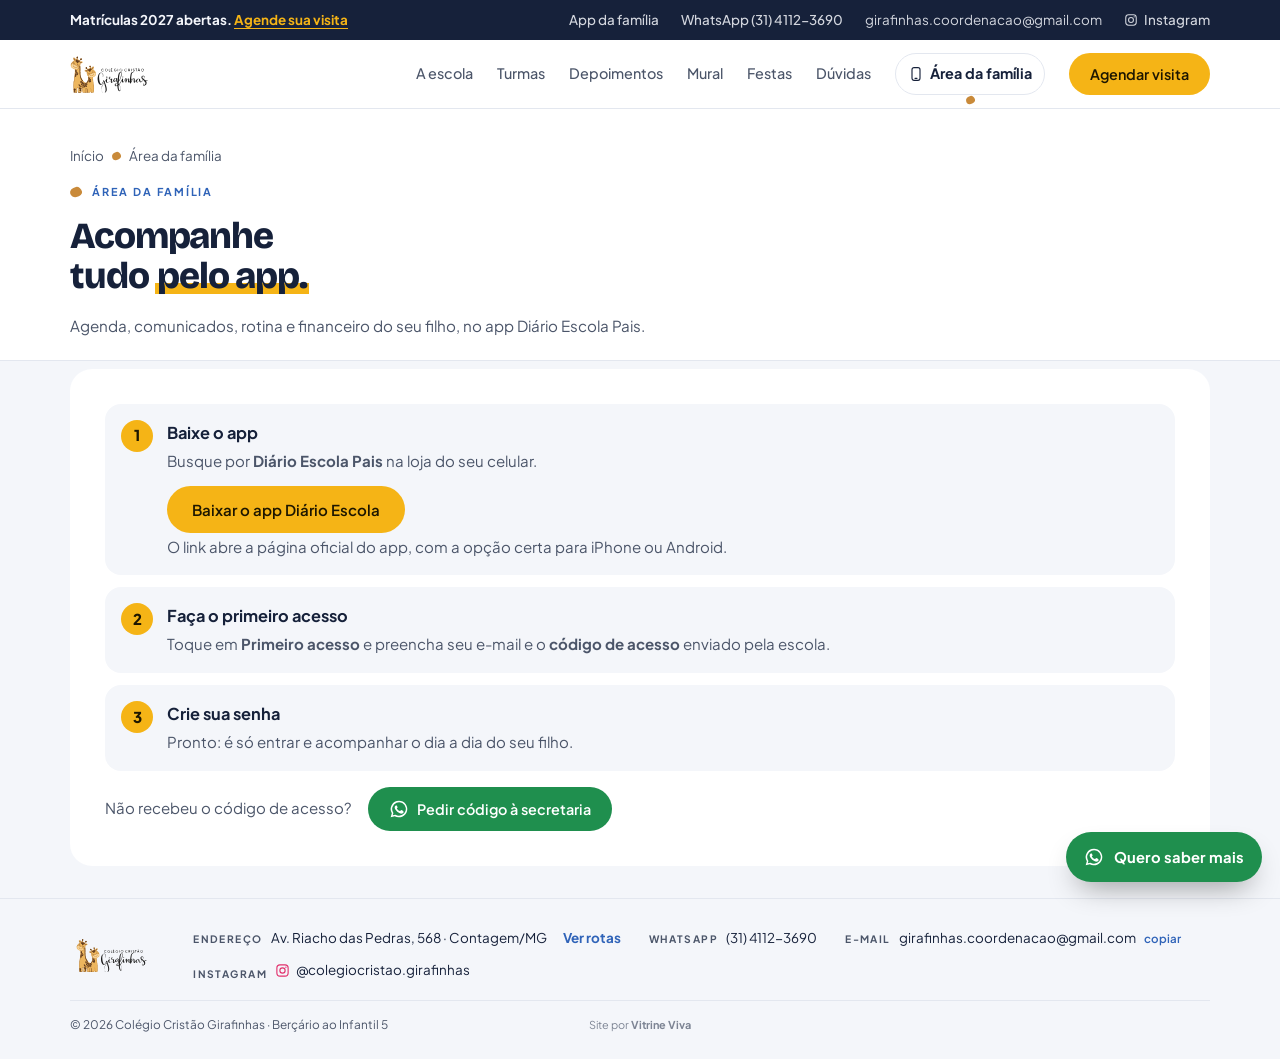
<file: pais.html>
<!doctype html>
<html lang="pt-BR">
<head>
<meta charset="utf-8">
<meta name="viewport" content="width=device-width,initial-scale=1,viewport-fit=cover">
<title>Área da família | Colégio Cristão Girafinhas</title>
<meta name="description" content="Família Girafinhas: baixe o app Diário Escola Pais para acompanhar agenda, comunicados, rotina e financeiro do seu filho.">
<meta property="og:title" content="Colégio Cristão Girafinhas">
<meta property="og:description" content="Educação infantil com amor e propósito. Berçário ao Infantil 5, integral, em Contagem. Matrículas 2027 abertas.">
<meta property="og:type" content="website">
<meta property="og:image" content="img/logo.svg">
<link rel="icon" href="img/logo.svg" type="image/svg+xml">
<link rel="preconnect" href="https://fonts.googleapis.com">
<link rel="preconnect" href="https://fonts.gstatic.com" crossorigin>
<link rel="stylesheet" href="https://fonts.googleapis.com/css2?family=Bricolage+Grotesque:opsz,wght@12..96,500;12..96,600;12..96,700;12..96,800&family=Plus+Jakarta+Sans:wght@400;500;600;700&display=swap">
<link rel="stylesheet" href="styles.css?v=33">
</head>
<body id="inicio" class="inner">
<div class="announce"><div class="wrap">
  <span><b>Matrículas 2027 abertas.</b> <a href="visita.html">Agende sua visita</a></span>
  <span class="util"><a class="util-app" href="pais.html">App da família</a><a href="https://wa.me/553141123690?text=Ol%C3%A1!" target="_blank" rel="noopener">WhatsApp (31) 4112-3690</a><span>girafinhas.coordenacao@gmail.com</span><a class="util-ig" href="https://www.instagram.com/colegiocristao.girafinhas/" target="_blank" rel="noopener"><svg class="ig-ico" viewBox="0 0 24 24" fill="none" stroke="currentColor" stroke-width="1.8" aria-hidden="true"><rect x="3" y="3" width="18" height="18" rx="5"/><circle cx="12" cy="12" r="4.2"/><circle cx="17.4" cy="6.6" r="1.1" fill="currentColor" stroke="none"/></svg>Instagram</a></span>
</div></div>

<header class="top">
  <div class="wrap">
    <a class="brand" href="index.html" aria-label="Colégio Cristão Girafinhas, início">
      <img src="img/logo.svg" alt="Colégio Cristão Girafinhas" width="106" height="50">
    </a>
    <button class="menu-btn" id="menuBtn" aria-expanded="false" aria-controls="nav">Menu</button>
    <nav class="links" id="nav">
      <a href="escola.html">A escola</a>
      <a href="turmas.html">Turmas</a>
      <a href="depoimentos.html">Depoimentos</a>
      <a href="mural.html">Mural</a>
      <a href="festas.html">Festas</a>
      <a href="duvidas.html">Dúvidas</a>
      <a class="fam-link" href="pais.html" aria-current="page"><svg viewBox="0 0 24 24" fill="none" stroke="currentColor" stroke-width="1.7" stroke-linecap="round" stroke-linejoin="round" aria-hidden="true"><rect x="6" y="2.5" width="12" height="19" rx="3"/><path d="M10.5 18.5h3"/></svg>Área da família</a>
      <a class="btn btn-primary" href="visita.html">Agendar visita</a>
    </nav>
  </div>
</header>

<svg width="0" height="0" style="position:absolute" aria-hidden="true" focusable="false"><defs>
<symbol id="gira" viewBox="0 0 28 48">
  <path d="M10.5 6.2 9.4 1.6M17.2 6.2l1.2-4.6" stroke="#8b5a2b" stroke-width="1.6" stroke-linecap="round" fill="none"/>
  <circle cx="9.2" cy="1.8" r="1.8" fill="#8b5a2b"/><circle cx="18.6" cy="1.8" r="1.8" fill="#8b5a2b"/>
  <ellipse cx="6" cy="9.4" rx="3.2" ry="1.7" transform="rotate(-20 6 9.4)" fill="#edb65e"/>
  <ellipse cx="22" cy="9.4" rx="3.2" ry="1.7" transform="rotate(20 22 9.4)" fill="#edb65e"/>
  <path d="M10 18h8v28a2 2 0 0 1-2 2h-4a2 2 0 0 1-2-2z" fill="#edb65e"/>
  <ellipse cx="14" cy="12" rx="7.2" ry="6.6" fill="#edb65e"/>
  <ellipse cx="14" cy="15.6" rx="5" ry="3.4" fill="#f6d7a4"/>
  <path d="M11 11.2q1 .9 2 0M15 11.2q1 .9 2 0" stroke="#5b3a1e" stroke-width="1" fill="none" stroke-linecap="round"/>
  <path d="M12.4 16.2q1.6 1.2 3.2 0" stroke="#5b3a1e" stroke-width=".9" fill="none" stroke-linecap="round"/>
  <ellipse cx="12" cy="24" rx="1.5" ry="1.9" fill="#8b5a2b"/><ellipse cx="16" cy="29.5" rx="1.4" ry="1.8" fill="#8b5a2b"/>
  <ellipse cx="12.2" cy="35" rx="1.5" ry="1.7" fill="#8b5a2b"/><ellipse cx="15.8" cy="41" rx="1.4" ry="1.8" fill="#8b5a2b"/>
</symbol>
<symbol id="gira-head" viewBox="0 0 28 22">
  <path d="M10.5 6.2 9.4 1.6M17.2 6.2l1.2-4.6" stroke="#8b5a2b" stroke-width="1.6" stroke-linecap="round" fill="none"/>
  <circle cx="9.2" cy="1.8" r="1.8" fill="#8b5a2b"/><circle cx="18.6" cy="1.8" r="1.8" fill="#8b5a2b"/>
  <ellipse cx="6" cy="9.4" rx="3.2" ry="1.7" transform="rotate(-20 6 9.4)" fill="#edb65e"/>
  <ellipse cx="22" cy="9.4" rx="3.2" ry="1.7" transform="rotate(20 22 9.4)" fill="#edb65e"/>
  <path d="M10 17h8v5h-8z" fill="#edb65e"/>
  <ellipse cx="14" cy="12" rx="7.2" ry="6.6" fill="#edb65e"/>
  <ellipse cx="14" cy="15.6" rx="5" ry="3.4" fill="#f6d7a4"/>
  <path d="M11 11.2q1 .9 2 0M15 11.2q1 .9 2 0" stroke="#5b3a1e" stroke-width="1" fill="none" stroke-linecap="round"/>
  <path d="M12.4 16.2q1.6 1.2 3.2 0" stroke="#5b3a1e" stroke-width=".9" fill="none" stroke-linecap="round"/>
</symbol></defs></svg>
<main>
  <section class="page-hero">
    <div class="wrap">
      <nav class="crumbs" aria-label="Você está em"><a href="index.html">Início</a><span class="sp" aria-hidden="true"></span><span>Área da família</span></nav>
      <span class="eyebrow">Área da família</span>
      <h1>Acompanhe tudo <em>pelo app.</em></h1>
      <p class="lead">Agenda, comunicados, rotina e financeiro do seu filho, no app Diário Escola Pais.</p>
    </div>
  </section>
  <section class="band" id="app">
    <div class="wrap">
      <ol class="app-steps">
        <li><span class="as-n">1</span><div><b>Baixe o app</b><span>Busque por <strong>Diário Escola Pais</strong> na loja do seu celular.</span>
          <div class="store-btns"><a class="btn btn-primary btn-lg" href="https://app.diarioescola.com.br/fundamental/pais/" target="_blank" rel="noopener">Baixar o app Diário Escola</a></div><span class="store-hint">O link abre a página oficial do app, com a opção certa para iPhone ou Android.</span></div></li>
        <li><span class="as-n">2</span><div><b>Faça o primeiro acesso</b><span>Toque em <strong>Primeiro acesso</strong> e preencha seu e-mail e o <strong>código de acesso</strong> enviado pela escola.</span></div></li>
        <li><span class="as-n">3</span><div><b>Crie sua senha</b><span>Pronto: é só entrar e acompanhar o dia a dia do seu filho.</span></div></li>
      </ol>
      <div class="app-code"><span>Não recebeu o código de acesso?</span><a class="btn btn-wa" href="https://wa.me/553141123690?text=Ol%C3%A1%2C%20equipe%20Girafinhas%21%20%F0%9F%A6%92%0ASou%20respons%C3%A1vel%20por%20aluno%28a%29%20e%20preciso%20do%20%2Ac%C3%B3digo%20de%20acesso%2A%20do%20app%20Di%C3%A1rio%20Escola%20Pais.%0A%0ANome%20do%20aluno%28a%29%3A%20" target="_blank" rel="noopener"><svg viewBox="0 0 24 24" fill="currentColor" aria-hidden="true"><path d="M12 2a10 10 0 0 0-8.6 15.1L2 22l5-1.3A10 10 0 1 0 12 2zm0 18.2a8.2 8.2 0 0 1-4.2-1.2l-.3-.2-3 .8.8-2.9-.2-.3A8.2 8.2 0 1 1 12 20.2zm4.5-6.1c-.2-.1-1.5-.7-1.7-.8s-.4-.1-.6.1-.6.8-.8 1-.3.2-.5.1a6.7 6.7 0 0 1-3.3-2.9c-.3-.4.3-.4.7-1.3.1-.2 0-.3 0-.4l-.8-1.8c-.2-.5-.4-.4-.6-.4h-.5a1 1 0 0 0-.7.3 3 3 0 0 0-.9 2.2 5.2 5.2 0 0 0 1.1 2.7 11.8 11.8 0 0 0 4.5 4c1.7.7 2.3.8 3.2.6a2.7 2.7 0 0 0 1.8-1.2 2.2 2.2 0 0 0 .1-1.2c0-.1-.2-.2-.5-.3z"/></svg>Pedir código à secretaria</a></div>
    </div>
  </section>
</main>

<footer id="contato">
  <div class="wrap">
    <div class="foot2">
      <a class="foot-logo" href="index.html"><img src="img/logo.svg" alt="Colégio Cristão Girafinhas" width="94" height="50"></a>
      <ul class="foot-info">
        <li><span class="fi-k">Endereço</span><a href="https://www.google.com/maps/search/?api=1&query=Av.%20Riacho%20das%20Pedras%2C%20568%20-%20Jardim%20Riacho%20das%20Pedras%2C%20Contagem%20-%20MG%2C%2032241-320" target="_blank" rel="noopener">Av. Riacho das Pedras, 568 · Contagem/MG</a> <a class="foot-rotas" href="https://www.google.com/maps/search/?api=1&query=Av.%20Riacho%20das%20Pedras%2C%20568%20-%20Jardim%20Riacho%20das%20Pedras%2C%20Contagem%20-%20MG%2C%2032241-320" target="_blank" rel="noopener">Ver rotas</a></li>
        <li><span class="fi-k">WhatsApp</span><a href="https://wa.me/553141123690?text=Ol%C3%A1!" target="_blank" rel="noopener" id="fone">(31) 4112-3690</a></li>
        <li><span class="fi-k">E-mail</span><span id="mail">girafinhas.coordenacao@gmail.com</span><button class="mini-copy" data-copy="girafinhas.coordenacao@gmail.com" data-target="mail" aria-label="Copiar e-mail">copiar</button></li>
        <li><span class="fi-k">Instagram</span><a class="foot-ig" href="https://www.instagram.com/colegiocristao.girafinhas/" target="_blank" rel="noopener"><svg class="ig-ico" viewBox="0 0 24 24" fill="none" stroke="currentColor" stroke-width="1.8" aria-hidden="true"><rect x="3" y="3" width="18" height="18" rx="5"/><circle cx="12" cy="12" r="4.2"/><circle cx="17.4" cy="6.6" r="1.1" fill="currentColor" stroke="none"/></svg>@colegiocristao.girafinhas</a></li>
      </ul>
    </div>
    <div class="legal"><span>© 2026 Colégio Cristão Girafinhas · Berçário ao Infantil 5</span><a class="credit" href="https://wa.me/5581992702353?text=Ol%C3%A1%21%20Vi%20o%20site%20do%20Col%C3%A9gio%20Girafinhas%20e%20quero%20um%20site%20tamb%C3%A9m." target="_blank" rel="noopener">Site por <b>Vitrine Viva</b></a></div>
  </div>
</footer>

<div class="fx-bar" aria-label="Ações rápidas"><a class="btn btn-wa" href="https://wa.me/553141123690?text=Ol%C3%A1%2C%20equipe%20Girafinhas%21%20%F0%9F%A6%92%0AQuero%20%2Asaber%20mais%2A%20sobre%20a%20escola%20para%20o%20meu%20filho%28a%29.%0A%0AGostaria%20de%20informa%C3%A7%C3%B5es%20sobre%20turmas%2C%20hor%C3%A1rios%20e%20valores.%20Obrigado%28a%29%21" target="_blank" rel="noopener"><svg viewBox="0 0 24 24" fill="currentColor" aria-hidden="true"><path d="M12 2a10 10 0 0 0-8.6 15.1L2 22l5-1.3A10 10 0 1 0 12 2zm0 18.2a8.2 8.2 0 0 1-4.2-1.2l-.3-.2-3 .8.8-2.9-.2-.3A8.2 8.2 0 1 1 12 20.2zm4.5-6.1c-.2-.1-1.5-.7-1.7-.8s-.4-.1-.6.1-.6.8-.8 1-.3.2-.5.1a6.7 6.7 0 0 1-3.3-2.9c-.3-.4.3-.4.7-1.3.1-.2 0-.3 0-.4l-.8-1.8c-.2-.5-.4-.4-.6-.4h-.5a1 1 0 0 0-.7.3 3 3 0 0 0-.9 2.2 5.2 5.2 0 0 0 1.1 2.7 11.8 11.8 0 0 0 4.5 4c1.7.7 2.3.8 3.2.6a2.7 2.7 0 0 0 1.8-1.2 2.2 2.2 0 0 0 .1-1.2c0-.1-.2-.2-.5-.3z"/></svg>Quero saber mais</a><a class="btn btn-primary" href="visita.html">Agendar visita</a></div>
<a class="wa" href="https://wa.me/553141123690?text=Ol%C3%A1%2C%20equipe%20Girafinhas%21%20%F0%9F%A6%92%0AQuero%20%2Asaber%20mais%2A%20sobre%20a%20escola%20para%20o%20meu%20filho%28a%29.%0A%0AGostaria%20de%20informa%C3%A7%C3%B5es%20sobre%20turmas%2C%20hor%C3%A1rios%20e%20valores.%20Obrigado%28a%29%21" target="_blank" rel="noopener" aria-label="Quero saber mais pelo WhatsApp">
  <svg viewBox="0 0 24 24" fill="currentColor" aria-hidden="true"><path d="M12 2a10 10 0 0 0-8.6 15.1L2 22l5-1.3A10 10 0 1 0 12 2zm0 18.2a8.2 8.2 0 0 1-4.2-1.2l-.3-.2-3 .8.8-2.9-.2-.3A8.2 8.2 0 1 1 12 20.2zm4.5-6.1c-.2-.1-1.5-.7-1.7-.8s-.4-.1-.6.1-.6.8-.8 1-.3.2-.5.1a6.7 6.7 0 0 1-3.3-2.9c-.3-.4.3-.4.7-1.3.1-.2 0-.3 0-.4l-.8-1.8c-.2-.5-.4-.4-.6-.4h-.5a1 1 0 0 0-.7.3 3 3 0 0 0-.9 2.2 5.2 5.2 0 0 0 1.1 2.7 11.8 11.8 0 0 0 4.5 4c1.7.7 2.3.8 3.2.6a2.7 2.7 0 0 0 1.8-1.2 2.2 2.2 0 0 0 .1-1.2c0-.1-.2-.2-.5-.3z"/></svg>
  <span>Quero saber mais</span>
</a>


<script src="mural.js?v=20"></script>
<script src="site.js?v=30"></script>
</body>
</html>
</file>
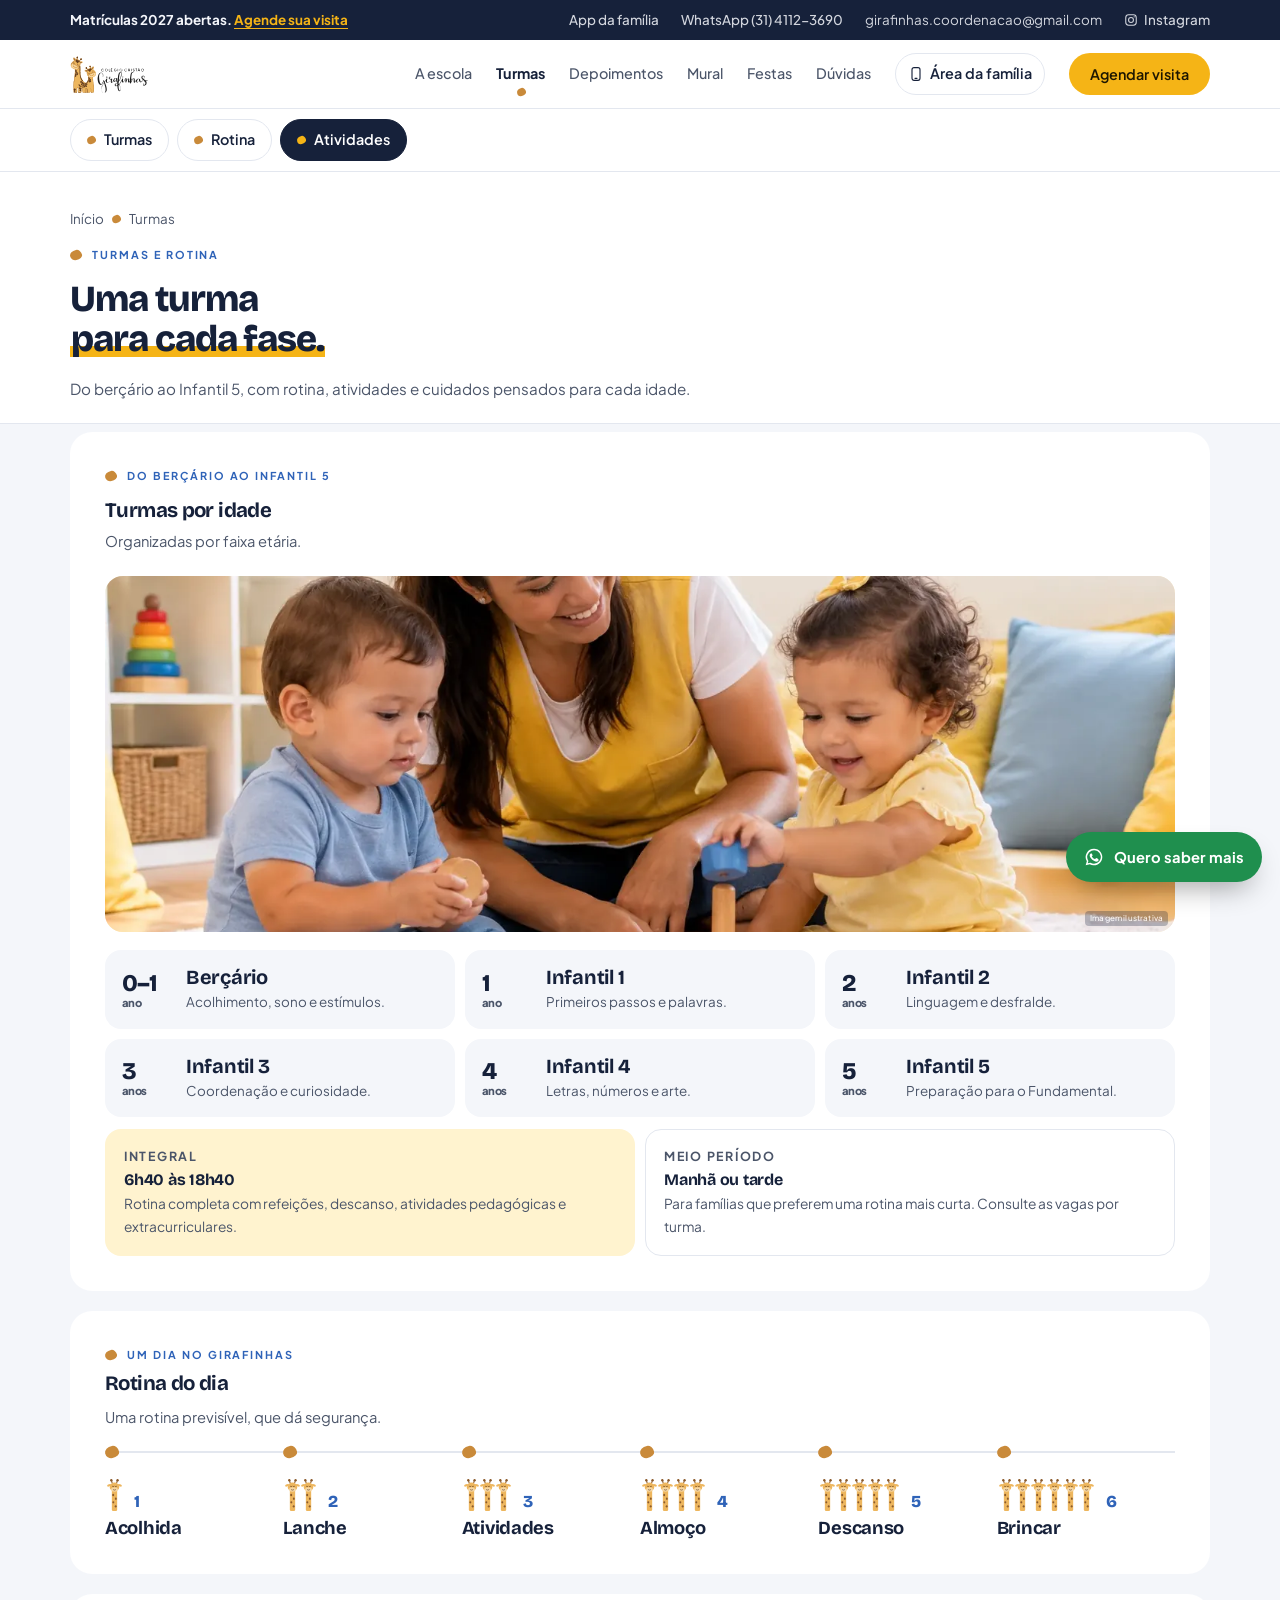
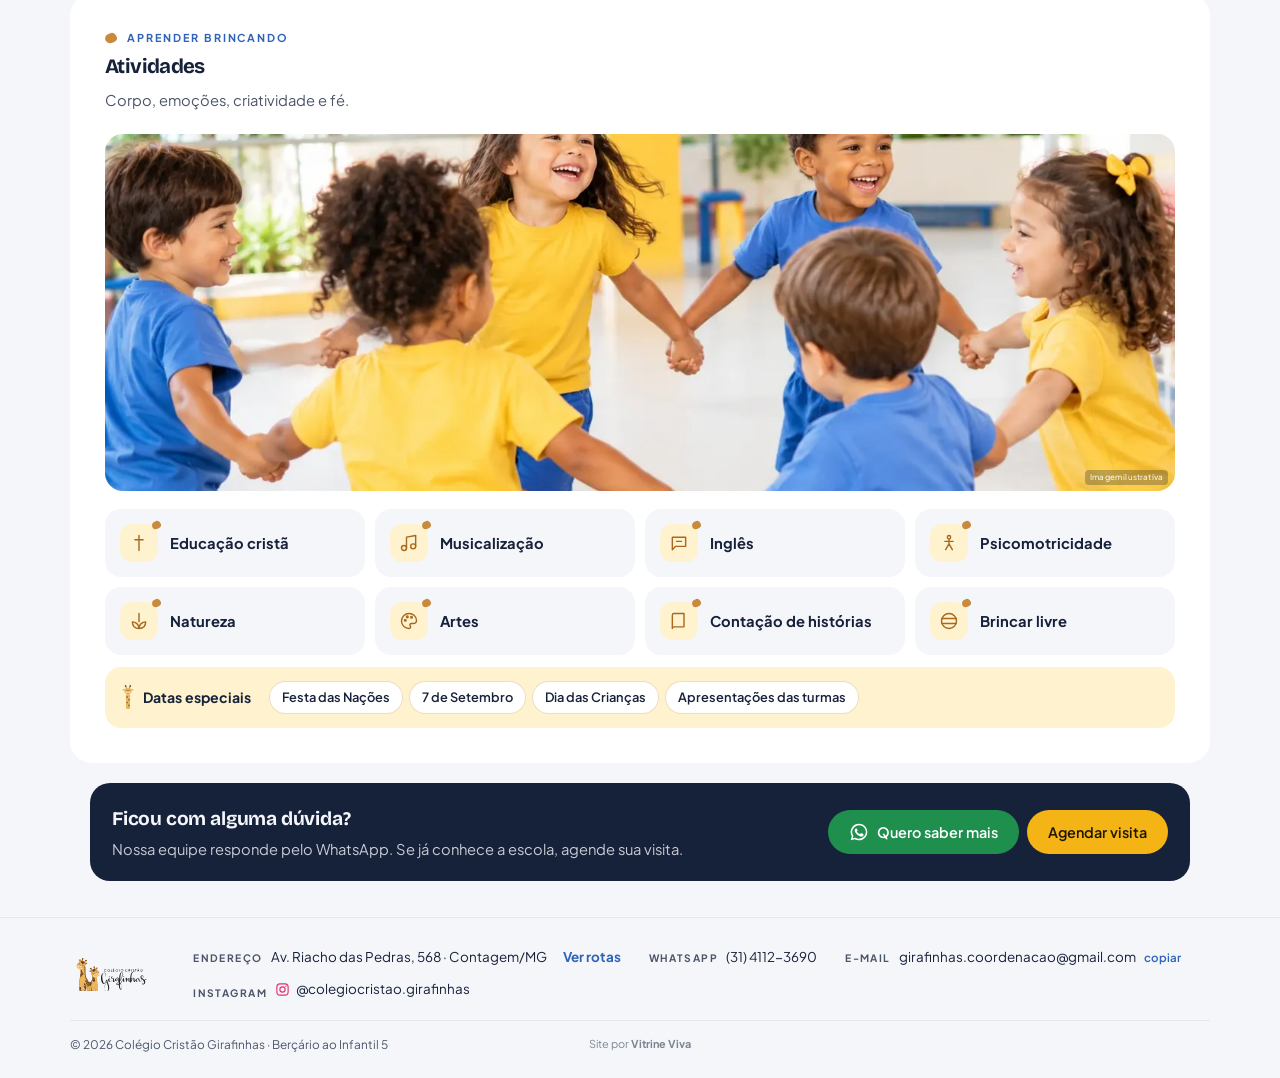
<file: turmas.html>
<!doctype html>
<html lang="pt-BR">
<head>
<meta charset="utf-8">
<meta name="viewport" content="width=device-width,initial-scale=1,viewport-fit=cover">
<title>Turmas e rotina | Colégio Cristão Girafinhas</title>
<meta name="description" content="Turmas do berçário ao Infantil 5, período integral das 6h40 às 18h40, rotina do dia e atividades do Colégio Cristão Girafinhas, em Contagem.">
<meta property="og:title" content="Colégio Cristão Girafinhas">
<meta property="og:description" content="Educação infantil com amor e propósito. Berçário ao Infantil 5, integral, em Contagem. Matrículas 2027 abertas.">
<meta property="og:type" content="website">
<meta property="og:image" content="img/logo.svg">
<link rel="icon" href="img/logo.svg" type="image/svg+xml">
<link rel="preconnect" href="https://fonts.googleapis.com">
<link rel="preconnect" href="https://fonts.gstatic.com" crossorigin>
<link rel="stylesheet" href="https://fonts.googleapis.com/css2?family=Bricolage+Grotesque:opsz,wght@12..96,500;12..96,600;12..96,700;12..96,800&family=Plus+Jakarta+Sans:wght@400;500;600;700&display=swap">
<link rel="stylesheet" href="styles.css?v=33">
</head>
<body id="inicio" class="has-sub inner">
<div class="announce"><div class="wrap">
  <span><b>Matrículas 2027 abertas.</b> <a href="visita.html">Agende sua visita</a></span>
  <span class="util"><a class="util-app" href="pais.html">App da família</a><a href="https://wa.me/553141123690?text=Ol%C3%A1!" target="_blank" rel="noopener">WhatsApp (31) 4112-3690</a><span>girafinhas.coordenacao@gmail.com</span><a class="util-ig" href="https://www.instagram.com/colegiocristao.girafinhas/" target="_blank" rel="noopener"><svg class="ig-ico" viewBox="0 0 24 24" fill="none" stroke="currentColor" stroke-width="1.8" aria-hidden="true"><rect x="3" y="3" width="18" height="18" rx="5"/><circle cx="12" cy="12" r="4.2"/><circle cx="17.4" cy="6.6" r="1.1" fill="currentColor" stroke="none"/></svg>Instagram</a></span>
</div></div>

<header class="top">
  <div class="wrap">
    <a class="brand" href="index.html" aria-label="Colégio Cristão Girafinhas, início">
      <img src="img/logo.svg" alt="Colégio Cristão Girafinhas" width="106" height="50">
    </a>
    <button class="menu-btn" id="menuBtn" aria-expanded="false" aria-controls="nav">Menu</button>
    <nav class="links" id="nav">
      <a href="escola.html">A escola</a>
      <a href="turmas.html" aria-current="page">Turmas</a>
      <a href="depoimentos.html">Depoimentos</a>
      <a href="mural.html">Mural</a>
      <a href="festas.html">Festas</a>
      <a href="duvidas.html">Dúvidas</a>
      <a class="fam-link" href="pais.html"><svg viewBox="0 0 24 24" fill="none" stroke="currentColor" stroke-width="1.7" stroke-linecap="round" stroke-linejoin="round" aria-hidden="true"><rect x="6" y="2.5" width="12" height="19" rx="3"/><path d="M10.5 18.5h3"/></svg>Área da família</a>
      <a class="btn btn-primary" href="visita.html">Agendar visita</a>
    </nav>
  </div>
</header>
<nav class="subnav" aria-label="Nesta página"><div class="wrap"><a href="#turmas">Turmas</a><a href="#rotina">Rotina</a><a href="#atividades">Atividades</a></div></nav>

<svg width="0" height="0" style="position:absolute" aria-hidden="true" focusable="false"><defs>
<symbol id="gira" viewBox="0 0 28 48">
  <path d="M10.5 6.2 9.4 1.6M17.2 6.2l1.2-4.6" stroke="#8b5a2b" stroke-width="1.6" stroke-linecap="round" fill="none"/>
  <circle cx="9.2" cy="1.8" r="1.8" fill="#8b5a2b"/><circle cx="18.6" cy="1.8" r="1.8" fill="#8b5a2b"/>
  <ellipse cx="6" cy="9.4" rx="3.2" ry="1.7" transform="rotate(-20 6 9.4)" fill="#edb65e"/>
  <ellipse cx="22" cy="9.4" rx="3.2" ry="1.7" transform="rotate(20 22 9.4)" fill="#edb65e"/>
  <path d="M10 18h8v28a2 2 0 0 1-2 2h-4a2 2 0 0 1-2-2z" fill="#edb65e"/>
  <ellipse cx="14" cy="12" rx="7.2" ry="6.6" fill="#edb65e"/>
  <ellipse cx="14" cy="15.6" rx="5" ry="3.4" fill="#f6d7a4"/>
  <path d="M11 11.2q1 .9 2 0M15 11.2q1 .9 2 0" stroke="#5b3a1e" stroke-width="1" fill="none" stroke-linecap="round"/>
  <path d="M12.4 16.2q1.6 1.2 3.2 0" stroke="#5b3a1e" stroke-width=".9" fill="none" stroke-linecap="round"/>
  <ellipse cx="12" cy="24" rx="1.5" ry="1.9" fill="#8b5a2b"/><ellipse cx="16" cy="29.5" rx="1.4" ry="1.8" fill="#8b5a2b"/>
  <ellipse cx="12.2" cy="35" rx="1.5" ry="1.7" fill="#8b5a2b"/><ellipse cx="15.8" cy="41" rx="1.4" ry="1.8" fill="#8b5a2b"/>
</symbol>
<symbol id="gira-head" viewBox="0 0 28 22">
  <path d="M10.5 6.2 9.4 1.6M17.2 6.2l1.2-4.6" stroke="#8b5a2b" stroke-width="1.6" stroke-linecap="round" fill="none"/>
  <circle cx="9.2" cy="1.8" r="1.8" fill="#8b5a2b"/><circle cx="18.6" cy="1.8" r="1.8" fill="#8b5a2b"/>
  <ellipse cx="6" cy="9.4" rx="3.2" ry="1.7" transform="rotate(-20 6 9.4)" fill="#edb65e"/>
  <ellipse cx="22" cy="9.4" rx="3.2" ry="1.7" transform="rotate(20 22 9.4)" fill="#edb65e"/>
  <path d="M10 17h8v5h-8z" fill="#edb65e"/>
  <ellipse cx="14" cy="12" rx="7.2" ry="6.6" fill="#edb65e"/>
  <ellipse cx="14" cy="15.6" rx="5" ry="3.4" fill="#f6d7a4"/>
  <path d="M11 11.2q1 .9 2 0M15 11.2q1 .9 2 0" stroke="#5b3a1e" stroke-width="1" fill="none" stroke-linecap="round"/>
  <path d="M12.4 16.2q1.6 1.2 3.2 0" stroke="#5b3a1e" stroke-width=".9" fill="none" stroke-linecap="round"/>
</symbol></defs></svg>
<main>
  <section class="page-hero">
    <div class="wrap">
      <nav class="crumbs" aria-label="Você está em"><a href="index.html">Início</a><span class="sp" aria-hidden="true"></span><span>Turmas</span></nav>
      <span class="eyebrow">Turmas e rotina</span>
      <h1>Uma turma <em>para cada fase.</em></h1>
      <p class="lead">Do berçário ao Infantil 5, com rotina, atividades e cuidados pensados para cada idade.</p>
    </div>
    <div class="hero-accent acc-grow" aria-hidden="true"><svg class="g" style="height:26px;animation-delay:0.00s"><use href="#gira"/></svg><svg class="g" style="height:34px;animation-delay:0.18s"><use href="#gira"/></svg><svg class="g" style="height:42px;animation-delay:0.36s"><use href="#gira"/></svg><svg class="g" style="height:50px;animation-delay:0.54s"><use href="#gira"/></svg><svg class="g" style="height:58px;animation-delay:0.72s"><use href="#gira"/></svg><svg class="g" style="height:66px;animation-delay:0.90s"><use href="#gira"/></svg></div>
  </section>
  <section class="band" id="turmas">
    <div class="wrap">
      <div class="sec-head split">
        <div style="display:grid;gap:16px"><span class="eyebrow">Do berçário ao Infantil 5</span><h2>Turmas por idade</h2></div>
        <p class="lead">Organizadas por faixa etária.</p>
      </div>
      <figure class="fx-banner"><img src="img/bercario.webp" srcset="img/bercario-sm.webp 700w, img/bercario.webp 1400w" sizes="(max-width:980px) 100vw, 1100px" alt="Educadora brincando com dois bebês no tapete do berçário" loading="lazy" decoding="async"><figcaption>Imagem ilustrativa</figcaption></figure>
      <div class="classes">
        <div class="class"><span class="age">0–1<small>ano</small></span><h3>Berçário</h3><p>Acolhimento, sono e estímulos.</p></div>
        <div class="class"><span class="age">1<small>ano</small></span><h3>Infantil 1</h3><p>Primeiros passos e palavras.</p></div>
        <div class="class"><span class="age">2<small>anos</small></span><h3>Infantil 2</h3><p>Linguagem e desfralde.</p></div>
        <div class="class"><span class="age">3<small>anos</small></span><h3>Infantil 3</h3><p>Coordenação e curiosidade.</p></div>
        <div class="class"><span class="age">4<small>anos</small></span><h3>Infantil 4</h3><p>Letras, números e arte.</p></div>
        <div class="class"><span class="age">5<small>anos</small></span><h3>Infantil 5</h3><p>Preparação para o Fundamental.</p></div>
      </div>
      <div class="periods">
        <div class="period main"><span class="t">Integral</span><h3>6h40 às 18h40</h3><p>Rotina completa com refeições, descanso, atividades pedagógicas e extracurriculares.</p></div>
        <div class="period"><span class="t">Meio período</span><h3>Manhã ou tarde</h3><p>Para famílias que preferem uma rotina mais curta. Consulte as vagas por turma.</p></div>
      </div>
    </div>
  </section>

  <section class="band soft" id="rotina">
    <div class="wrap">
      <div class="sec-head">
        <span class="eyebrow">Um dia no Girafinhas</span>
        <h2>Rotina do dia</h2>
        <p class="lead">Uma rotina previsível, que dá segurança.</p>
      </div>
      <ol class="day-steps">
        <li><span class="gcount" aria-label="Etapa 1"><span class="gs"><svg class="g"><use href="#gira"/></svg></span><b>1</b></span><h3>Acolhida</h3></li>
        <li><span class="gcount" aria-label="Etapa 2"><span class="gs"><svg class="g"><use href="#gira"/></svg><svg class="g"><use href="#gira"/></svg></span><b>2</b></span><h3>Lanche</h3></li>
        <li><span class="gcount" aria-label="Etapa 3"><span class="gs"><svg class="g"><use href="#gira"/></svg><svg class="g"><use href="#gira"/></svg><svg class="g"><use href="#gira"/></svg></span><b>3</b></span><h3>Atividades</h3></li>
        <li><span class="gcount" aria-label="Etapa 4"><span class="gs"><svg class="g"><use href="#gira"/></svg><svg class="g"><use href="#gira"/></svg><svg class="g"><use href="#gira"/></svg><svg class="g"><use href="#gira"/></svg></span><b>4</b></span><h3>Almoço</h3></li>
        <li><span class="gcount" aria-label="Etapa 5"><span class="gs"><svg class="g"><use href="#gira"/></svg><svg class="g"><use href="#gira"/></svg><svg class="g"><use href="#gira"/></svg><svg class="g"><use href="#gira"/></svg><svg class="g"><use href="#gira"/></svg></span><b>5</b></span><h3>Descanso</h3></li>
        <li><span class="gcount" aria-label="Etapa 6"><span class="gs"><svg class="g"><use href="#gira"/></svg><svg class="g"><use href="#gira"/></svg><svg class="g"><use href="#gira"/></svg><svg class="g"><use href="#gira"/></svg><svg class="g"><use href="#gira"/></svg><svg class="g"><use href="#gira"/></svg></span><b>6</b></span><h3>Brincar</h3></li>
      </ol>
    </div>
  </section>

  <section class="band" id="atividades">
    <div class="wrap">
      <div class="sec-head">
        <span class="eyebrow">Aprender brincando</span>
        <h2>Atividades</h2>
        <p class="lead">Corpo, emoções, criatividade e fé.</p>
      </div>
      <figure class="fx-banner"><img src="img/roda.webp" srcset="img/roda-sm.webp 700w, img/roda.webp 1400w" sizes="(max-width:980px) 100vw, 1100px" alt="Crianças brincando de roda num pátio coberto" loading="lazy" decoding="async"><figcaption>Imagem ilustrativa</figcaption></figure>
      <div class="tiles">
        <div class="tile"><span class="tile-ico"><svg viewBox="0 0 24 24" fill="none" stroke="currentColor" stroke-width="1.7" stroke-linecap="round" stroke-linejoin="round" aria-hidden="true"><path d="M12 3v18M7 8h10"/></svg></span><div><b>Educação cristã</b></div></div>
        <div class="tile"><span class="tile-ico"><svg viewBox="0 0 24 24" fill="none" stroke="currentColor" stroke-width="1.7" stroke-linecap="round" stroke-linejoin="round" aria-hidden="true"><path d="M9 18V5l11-2v13"/><circle cx="6" cy="18" r="3"/><circle cx="17" cy="16" r="3"/></svg></span><div><b>Musicalização</b></div></div>
        <div class="tile"><span class="tile-ico"><svg viewBox="0 0 24 24" fill="none" stroke="currentColor" stroke-width="1.7" stroke-linecap="round" stroke-linejoin="round" aria-hidden="true"><path d="M4 5h16v11H8l-4 4z"/><path d="M9 10h6"/></svg></span><div><b>Inglês</b></div></div>
        <div class="tile"><span class="tile-ico"><svg viewBox="0 0 24 24" fill="none" stroke="currentColor" stroke-width="1.7" stroke-linecap="round" stroke-linejoin="round" aria-hidden="true"><circle cx="12" cy="5" r="2"/><path d="M12 7v6l-4 7M12 13l4 7M7 10h10"/></svg></span><div><b>Psicomotricidade</b></div></div>
        <div class="tile"><span class="tile-ico"><svg viewBox="0 0 24 24" fill="none" stroke="currentColor" stroke-width="1.7" stroke-linecap="round" stroke-linejoin="round" aria-hidden="true"><path d="M12 21c-5 0-8-3-8-8 4 0 8 3 8 8zm0 0c5 0 8-3 8-8-4 0-8 3-8 8zM12 13V3"/></svg></span><div><b>Natureza</b></div></div>
        <div class="tile"><span class="tile-ico"><svg viewBox="0 0 24 24" fill="none" stroke="currentColor" stroke-width="1.7" stroke-linecap="round" stroke-linejoin="round" aria-hidden="true"><path d="M12 3a9 9 0 1 0 0 18c1.5 0 2-1 2-2s-1-1.5-1-2.5 1-1.5 2-1.5h2a4 4 0 0 0 4-4c0-4.4-4-8-9-8z"/><circle cx="7.5" cy="11" r="1"/><circle cx="10" cy="7" r="1"/><circle cx="15" cy="7.5" r="1"/></svg></span><div><b>Artes</b></div></div>
        <div class="tile"><span class="tile-ico"><svg viewBox="0 0 24 24" fill="none" stroke="currentColor" stroke-width="1.7" stroke-linecap="round" stroke-linejoin="round" aria-hidden="true"><path d="M4 19V5a2 2 0 0 1 2-2h12v16H6a2 2 0 0 0-2 2z"/></svg></span><div><b>Contação de histórias</b></div></div>
        <div class="tile"><span class="tile-ico"><svg viewBox="0 0 24 24" fill="none" stroke="currentColor" stroke-width="1.7" stroke-linecap="round" stroke-linejoin="round" aria-hidden="true"><circle cx="12" cy="12" r="9"/><path d="M3.5 9h17M3.5 15h17"/></svg></span><div><b>Brincar livre</b></div></div>
      </div>
      <div class="dates">
        <span class="dates-k"><svg class="g"><use href="#gira"/></svg>Datas especiais</span>
        <ul><li>Festa das Nações</li><li>7 de Setembro</li><li>Dia das Crianças</li><li>Apresentações das turmas</li></ul>
      </div>
    </div>
  </section>

  <section class="help">
    <div class="wrap">
      <div class="help-box">
        <div><b>Ficou com alguma dúvida?</b><span>Nossa equipe responde pelo WhatsApp. Se já conhece a escola, agende sua visita.</span></div>
        <div class="help-actions"><a class="btn btn-wa" href="https://wa.me/553141123690?text=Ol%C3%A1%2C%20equipe%20Girafinhas%21%20%F0%9F%A6%92%0AQuero%20%2Asaber%20mais%2A%20sobre%20a%20escola%20para%20o%20meu%20filho%28a%29.%0A%0AGostaria%20de%20informa%C3%A7%C3%B5es%20sobre%20turmas%2C%20hor%C3%A1rios%20e%20valores.%20Obrigado%28a%29%21" target="_blank" rel="noopener"><svg viewBox="0 0 24 24" fill="currentColor" aria-hidden="true"><path d="M12 2a10 10 0 0 0-8.6 15.1L2 22l5-1.3A10 10 0 1 0 12 2zm0 18.2a8.2 8.2 0 0 1-4.2-1.2l-.3-.2-3 .8.8-2.9-.2-.3A8.2 8.2 0 1 1 12 20.2zm4.5-6.1c-.2-.1-1.5-.7-1.7-.8s-.4-.1-.6.1-.6.8-.8 1-.3.2-.5.1a6.7 6.7 0 0 1-3.3-2.9c-.3-.4.3-.4.7-1.3.1-.2 0-.3 0-.4l-.8-1.8c-.2-.5-.4-.4-.6-.4h-.5a1 1 0 0 0-.7.3 3 3 0 0 0-.9 2.2 5.2 5.2 0 0 0 1.1 2.7 11.8 11.8 0 0 0 4.5 4c1.7.7 2.3.8 3.2.6a2.7 2.7 0 0 0 1.8-1.2 2.2 2.2 0 0 0 .1-1.2c0-.1-.2-.2-.5-.3z"/></svg>Quero saber mais</a><a class="btn btn-primary" href="visita.html">Agendar visita</a></div>
      </div>
    </div>
  </section>
</main>

<footer id="contato">
  <div class="wrap">
    <div class="foot2">
      <a class="foot-logo" href="index.html"><img src="img/logo.svg" alt="Colégio Cristão Girafinhas" width="94" height="50"></a>
      <ul class="foot-info">
        <li><span class="fi-k">Endereço</span><a href="https://www.google.com/maps/search/?api=1&query=Av.%20Riacho%20das%20Pedras%2C%20568%20-%20Jardim%20Riacho%20das%20Pedras%2C%20Contagem%20-%20MG%2C%2032241-320" target="_blank" rel="noopener">Av. Riacho das Pedras, 568 · Contagem/MG</a> <a class="foot-rotas" href="https://www.google.com/maps/search/?api=1&query=Av.%20Riacho%20das%20Pedras%2C%20568%20-%20Jardim%20Riacho%20das%20Pedras%2C%20Contagem%20-%20MG%2C%2032241-320" target="_blank" rel="noopener">Ver rotas</a></li>
        <li><span class="fi-k">WhatsApp</span><a href="https://wa.me/553141123690?text=Ol%C3%A1!" target="_blank" rel="noopener" id="fone">(31) 4112-3690</a></li>
        <li><span class="fi-k">E-mail</span><span id="mail">girafinhas.coordenacao@gmail.com</span><button class="mini-copy" data-copy="girafinhas.coordenacao@gmail.com" data-target="mail" aria-label="Copiar e-mail">copiar</button></li>
        <li><span class="fi-k">Instagram</span><a class="foot-ig" href="https://www.instagram.com/colegiocristao.girafinhas/" target="_blank" rel="noopener"><svg class="ig-ico" viewBox="0 0 24 24" fill="none" stroke="currentColor" stroke-width="1.8" aria-hidden="true"><rect x="3" y="3" width="18" height="18" rx="5"/><circle cx="12" cy="12" r="4.2"/><circle cx="17.4" cy="6.6" r="1.1" fill="currentColor" stroke="none"/></svg>@colegiocristao.girafinhas</a></li>
      </ul>
    </div>
    <div class="legal"><span>© 2026 Colégio Cristão Girafinhas · Berçário ao Infantil 5</span><a class="credit" href="https://wa.me/5581992702353?text=Ol%C3%A1%21%20Vi%20o%20site%20do%20Col%C3%A9gio%20Girafinhas%20e%20quero%20um%20site%20tamb%C3%A9m." target="_blank" rel="noopener">Site por <b>Vitrine Viva</b></a></div>
  </div>
</footer>

<div class="fx-bar" aria-label="Ações rápidas"><a class="btn btn-wa" href="https://wa.me/553141123690?text=Ol%C3%A1%2C%20equipe%20Girafinhas%21%20%F0%9F%A6%92%0AQuero%20%2Asaber%20mais%2A%20sobre%20a%20escola%20para%20o%20meu%20filho%28a%29.%0A%0AGostaria%20de%20informa%C3%A7%C3%B5es%20sobre%20turmas%2C%20hor%C3%A1rios%20e%20valores.%20Obrigado%28a%29%21" target="_blank" rel="noopener"><svg viewBox="0 0 24 24" fill="currentColor" aria-hidden="true"><path d="M12 2a10 10 0 0 0-8.6 15.1L2 22l5-1.3A10 10 0 1 0 12 2zm0 18.2a8.2 8.2 0 0 1-4.2-1.2l-.3-.2-3 .8.8-2.9-.2-.3A8.2 8.2 0 1 1 12 20.2zm4.5-6.1c-.2-.1-1.5-.7-1.7-.8s-.4-.1-.6.1-.6.8-.8 1-.3.2-.5.1a6.7 6.7 0 0 1-3.3-2.9c-.3-.4.3-.4.7-1.3.1-.2 0-.3 0-.4l-.8-1.8c-.2-.5-.4-.4-.6-.4h-.5a1 1 0 0 0-.7.3 3 3 0 0 0-.9 2.2 5.2 5.2 0 0 0 1.1 2.7 11.8 11.8 0 0 0 4.5 4c1.7.7 2.3.8 3.2.6a2.7 2.7 0 0 0 1.8-1.2 2.2 2.2 0 0 0 .1-1.2c0-.1-.2-.2-.5-.3z"/></svg>Quero saber mais</a><a class="btn btn-primary" href="visita.html">Agendar visita</a></div>
<a class="wa" href="https://wa.me/553141123690?text=Ol%C3%A1%2C%20equipe%20Girafinhas%21%20%F0%9F%A6%92%0AQuero%20%2Asaber%20mais%2A%20sobre%20a%20escola%20para%20o%20meu%20filho%28a%29.%0A%0AGostaria%20de%20informa%C3%A7%C3%B5es%20sobre%20turmas%2C%20hor%C3%A1rios%20e%20valores.%20Obrigado%28a%29%21" target="_blank" rel="noopener" aria-label="Quero saber mais pelo WhatsApp">
  <svg viewBox="0 0 24 24" fill="currentColor" aria-hidden="true"><path d="M12 2a10 10 0 0 0-8.6 15.1L2 22l5-1.3A10 10 0 1 0 12 2zm0 18.2a8.2 8.2 0 0 1-4.2-1.2l-.3-.2-3 .8.8-2.9-.2-.3A8.2 8.2 0 1 1 12 20.2zm4.5-6.1c-.2-.1-1.5-.7-1.7-.8s-.4-.1-.6.1-.6.8-.8 1-.3.2-.5.1a6.7 6.7 0 0 1-3.3-2.9c-.3-.4.3-.4.7-1.3.1-.2 0-.3 0-.4l-.8-1.8c-.2-.5-.4-.4-.6-.4h-.5a1 1 0 0 0-.7.3 3 3 0 0 0-.9 2.2 5.2 5.2 0 0 0 1.1 2.7 11.8 11.8 0 0 0 4.5 4c1.7.7 2.3.8 3.2.6a2.7 2.7 0 0 0 1.8-1.2 2.2 2.2 0 0 0 .1-1.2c0-.1-.2-.2-.5-.3z"/></svg>
  <span>Quero saber mais</span>
</a>


<script src="mural.js?v=20"></script>
<script src="site.js?v=30"></script>
</body>
</html>
</file>
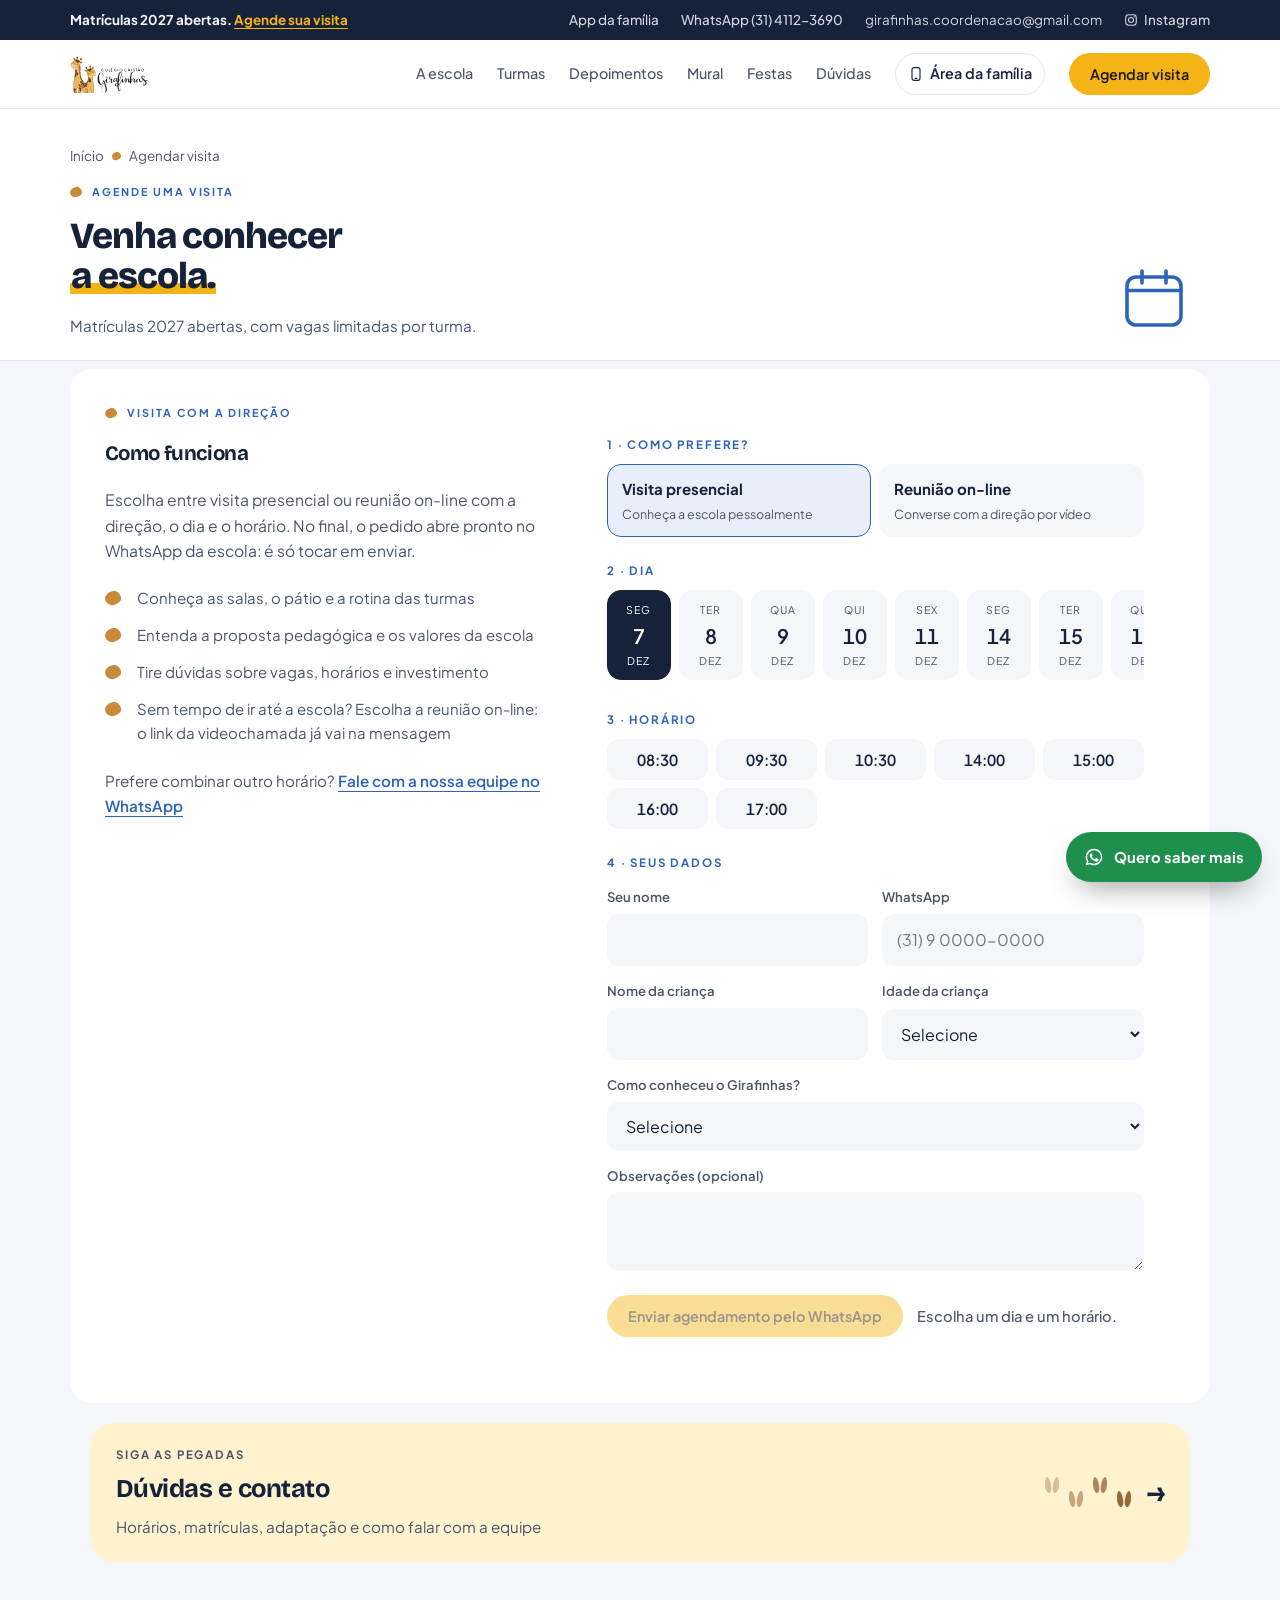
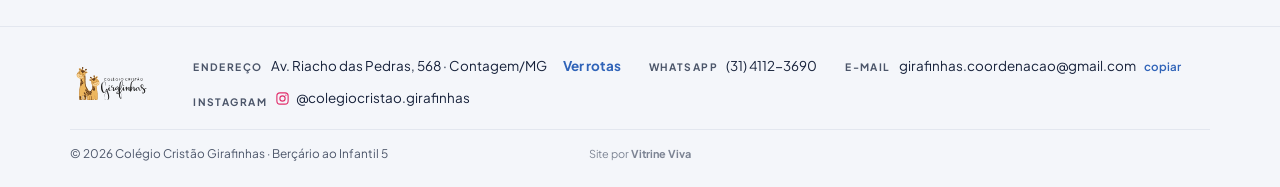
<file: visita.html>
<!doctype html>
<html lang="pt-BR">
<head>
<meta charset="utf-8">
<meta name="viewport" content="width=device-width,initial-scale=1,viewport-fit=cover">
<title>Agende sua visita | Colégio Cristão Girafinhas</title>
<meta name="description" content="Agende uma visita para conhecer o Colégio Cristão Girafinhas e conversar sobre a matrícula do seu filho. Matrículas 2027 abertas.">
<meta property="og:title" content="Colégio Cristão Girafinhas">
<meta property="og:description" content="Educação infantil com amor e propósito. Berçário ao Infantil 5, integral, em Contagem. Matrículas 2027 abertas.">
<meta property="og:type" content="website">
<meta property="og:image" content="img/logo.svg">
<link rel="icon" href="img/logo.svg" type="image/svg+xml">
<link rel="preconnect" href="https://fonts.googleapis.com">
<link rel="preconnect" href="https://fonts.gstatic.com" crossorigin>
<link rel="stylesheet" href="https://fonts.googleapis.com/css2?family=Bricolage+Grotesque:opsz,wght@12..96,500;12..96,600;12..96,700;12..96,800&family=Plus+Jakarta+Sans:wght@400;500;600;700&display=swap">
<link rel="stylesheet" href="styles.css?v=33">
</head>
<body id="inicio" class="inner pg-visita">
<div class="announce"><div class="wrap">
  <span><b>Matrículas 2027 abertas.</b> <a href="visita.html">Agende sua visita</a></span>
  <span class="util"><a class="util-app" href="pais.html">App da família</a><a href="https://wa.me/553141123690?text=Ol%C3%A1!" target="_blank" rel="noopener">WhatsApp (31) 4112-3690</a><span>girafinhas.coordenacao@gmail.com</span><a class="util-ig" href="https://www.instagram.com/colegiocristao.girafinhas/" target="_blank" rel="noopener"><svg class="ig-ico" viewBox="0 0 24 24" fill="none" stroke="currentColor" stroke-width="1.8" aria-hidden="true"><rect x="3" y="3" width="18" height="18" rx="5"/><circle cx="12" cy="12" r="4.2"/><circle cx="17.4" cy="6.6" r="1.1" fill="currentColor" stroke="none"/></svg>Instagram</a></span>
</div></div>

<header class="top">
  <div class="wrap">
    <a class="brand" href="index.html" aria-label="Colégio Cristão Girafinhas, início">
      <img src="img/logo.svg" alt="Colégio Cristão Girafinhas" width="106" height="50">
    </a>
    <button class="menu-btn" id="menuBtn" aria-expanded="false" aria-controls="nav">Menu</button>
    <nav class="links" id="nav">
      <a href="escola.html">A escola</a>
      <a href="turmas.html">Turmas</a>
      <a href="depoimentos.html">Depoimentos</a>
      <a href="mural.html">Mural</a>
      <a href="festas.html">Festas</a>
      <a href="duvidas.html">Dúvidas</a>
      <a class="fam-link" href="pais.html"><svg viewBox="0 0 24 24" fill="none" stroke="currentColor" stroke-width="1.7" stroke-linecap="round" stroke-linejoin="round" aria-hidden="true"><rect x="6" y="2.5" width="12" height="19" rx="3"/><path d="M10.5 18.5h3"/></svg>Área da família</a>
      <a class="btn btn-primary" href="visita.html" aria-current="page">Agendar visita</a>
    </nav>
  </div>
</header>

<svg width="0" height="0" style="position:absolute" aria-hidden="true" focusable="false"><defs>
<symbol id="gira" viewBox="0 0 28 48">
  <path d="M10.5 6.2 9.4 1.6M17.2 6.2l1.2-4.6" stroke="#8b5a2b" stroke-width="1.6" stroke-linecap="round" fill="none"/>
  <circle cx="9.2" cy="1.8" r="1.8" fill="#8b5a2b"/><circle cx="18.6" cy="1.8" r="1.8" fill="#8b5a2b"/>
  <ellipse cx="6" cy="9.4" rx="3.2" ry="1.7" transform="rotate(-20 6 9.4)" fill="#edb65e"/>
  <ellipse cx="22" cy="9.4" rx="3.2" ry="1.7" transform="rotate(20 22 9.4)" fill="#edb65e"/>
  <path d="M10 18h8v28a2 2 0 0 1-2 2h-4a2 2 0 0 1-2-2z" fill="#edb65e"/>
  <ellipse cx="14" cy="12" rx="7.2" ry="6.6" fill="#edb65e"/>
  <ellipse cx="14" cy="15.6" rx="5" ry="3.4" fill="#f6d7a4"/>
  <path d="M11 11.2q1 .9 2 0M15 11.2q1 .9 2 0" stroke="#5b3a1e" stroke-width="1" fill="none" stroke-linecap="round"/>
  <path d="M12.4 16.2q1.6 1.2 3.2 0" stroke="#5b3a1e" stroke-width=".9" fill="none" stroke-linecap="round"/>
  <ellipse cx="12" cy="24" rx="1.5" ry="1.9" fill="#8b5a2b"/><ellipse cx="16" cy="29.5" rx="1.4" ry="1.8" fill="#8b5a2b"/>
  <ellipse cx="12.2" cy="35" rx="1.5" ry="1.7" fill="#8b5a2b"/><ellipse cx="15.8" cy="41" rx="1.4" ry="1.8" fill="#8b5a2b"/>
</symbol>
<symbol id="gira-head" viewBox="0 0 28 22">
  <path d="M10.5 6.2 9.4 1.6M17.2 6.2l1.2-4.6" stroke="#8b5a2b" stroke-width="1.6" stroke-linecap="round" fill="none"/>
  <circle cx="9.2" cy="1.8" r="1.8" fill="#8b5a2b"/><circle cx="18.6" cy="1.8" r="1.8" fill="#8b5a2b"/>
  <ellipse cx="6" cy="9.4" rx="3.2" ry="1.7" transform="rotate(-20 6 9.4)" fill="#edb65e"/>
  <ellipse cx="22" cy="9.4" rx="3.2" ry="1.7" transform="rotate(20 22 9.4)" fill="#edb65e"/>
  <path d="M10 17h8v5h-8z" fill="#edb65e"/>
  <ellipse cx="14" cy="12" rx="7.2" ry="6.6" fill="#edb65e"/>
  <ellipse cx="14" cy="15.6" rx="5" ry="3.4" fill="#f6d7a4"/>
  <path d="M11 11.2q1 .9 2 0M15 11.2q1 .9 2 0" stroke="#5b3a1e" stroke-width="1" fill="none" stroke-linecap="round"/>
  <path d="M12.4 16.2q1.6 1.2 3.2 0" stroke="#5b3a1e" stroke-width=".9" fill="none" stroke-linecap="round"/>
</symbol></defs></svg>
<main>
  <section class="page-hero">
    <div class="wrap">
      <nav class="crumbs" aria-label="Você está em"><a href="index.html">Início</a><span class="sp" aria-hidden="true"></span><span>Agendar visita</span></nav>
      <span class="eyebrow">Agende uma visita</span>
      <h1>Venha conhecer <em>a escola.</em></h1>
      <p class="lead">Matrículas 2027 abertas, com vagas limitadas por turma.</p>
    </div>
    <div class="hero-accent acc-cal" aria-hidden="true"><svg viewBox="0 0 48 48" fill="none" stroke-linecap="round" stroke-linejoin="round"><rect x="6" y="10" width="36" height="32" rx="6" stroke="currentColor" stroke-width="2.4"/><path d="M6 19h36M16 6v8M32 6v8" stroke="currentColor" stroke-width="2.4"/><path class="chk" d="M17 30l5 5 9-10" stroke="#f5b416" stroke-width="3.4"/></svg></div>
  </section>
  <section class="band" id="visita">
    <div class="wrap book-grid">
      <div class="book-side">
        <span class="eyebrow">Visita com a direção</span>
        <h2>Como funciona</h2>
        <p class="lead">Escolha entre visita presencial ou reunião on-line com a direção, o dia e o horário. No final, o pedido abre pronto no WhatsApp da escola: é só tocar em enviar.</p>
        <ul class="checks">
          <li>Conheça as salas, o pátio e a rotina das turmas</li>
          <li>Entenda a proposta pedagógica e os valores da escola</li>
          <li>Tire dúvidas sobre vagas, horários e investimento</li>
          <li>Sem tempo de ir até a escola? Escolha a reunião on-line: o link da videochamada já vai na mensagem</li>
        </ul>
        <p style="color:var(--ink-2);font-size:.95rem">Prefere combinar outro horário? <a class="link" href="https://wa.me/553141123690?text=Ol%C3%A1!%20Gostaria%20de%20agendar%20uma%20visita%20ao%20Girafinhas." target="_blank" rel="noopener">Fale com a nossa equipe no WhatsApp</a></p>
      </div>
      <div class="book-card">
        <form id="bookForm" novalidate style="display:grid;gap:24px">
          <div style="display:grid;gap:10px">
            <span class="step-label">1 · Como prefere?</span>
            <div class="modes" role="radiogroup" aria-label="Tipo de agendamento">
              <label class="mode"><input type="radio" name="bModo" value="presencial" checked><span><b>Visita presencial</b><small>Conheça a escola pessoalmente</small></span></label>
              <label class="mode"><input type="radio" name="bModo" value="online"><span><b>Reunião on-line</b><small>Converse com a direção por vídeo</small></span></label>
            </div>
          </div>
          <div style="display:grid;gap:10px">
            <span class="step-label">2 · Dia</span>
            <div class="days" id="days" role="group" aria-label="Dias disponíveis"></div>
          </div>
          <div style="display:grid;gap:10px">
            <span class="step-label">3 · Horário</span>
            <div class="slots" id="slots" role="group" aria-label="Horários"></div>
          </div>
          <div style="display:grid;gap:14px">
            <span class="step-label">4 · Seus dados</span>
            <div class="row2">
              <div class="field"><label for="bNome">Seu nome</label><input id="bNome" required maxlength="80" autocomplete="name"></div>
              <div class="field"><label for="bFone">WhatsApp</label><input id="bFone" required maxlength="20" inputmode="tel" autocomplete="tel" placeholder="(31) 9 0000-0000"></div>
            </div>
            <div class="row2">
              <div class="field"><label for="bCrianca">Nome da criança</label><input id="bCrianca" required maxlength="80" autocomplete="off"></div>
              <div class="field"><label for="bIdade">Idade da criança</label><select id="bIdade" required><option value="" selected disabled>Selecione</option><option>Berçário (até 1 ano)</option><option>1 ano</option><option>2 anos</option><option>3 anos</option><option>4 anos</option><option>5 anos</option><option>Ainda vai nascer</option></select></div>
            </div>
            <div class="field"><label for="bOrigem">Como conheceu o Girafinhas?</label><select id="bOrigem" required><option value="" selected disabled>Selecione</option><option>Indicação de outra família</option><option>Instagram</option><option>Google</option><option>Passei na frente da escola</option><option>Outro</option></select></div>
            <div class="field"><label for="bObs">Observações (opcional)</label><textarea id="bObs" maxlength="500" style="min-height:64px"></textarea></div>
          </div>
          <div style="display:flex;gap:14px;align-items:center;flex-wrap:wrap">
            <button class="btn btn-primary" id="bookBtn" type="submit" disabled>Enviar agendamento pelo WhatsApp</button>
            <span class="msg" id="bookMsg" role="status">Escolha um dia e um horário.</span>
          </div>
        </form>
        <div class="done" id="bookDone" hidden></div>
      </div>
    </div>
  </section>

  <section class="next-page">
    <div class="wrap">
      <a class="next-card" href="duvidas.html"><span><small>Siga as pegadas</small><b>Dúvidas e contato</b><span>Horários, matrículas, adaptação e como falar com a equipe</span></span><span class="trail" aria-hidden="true"><i></i><i></i><i></i><i></i><b>→</b></span></a>
    </div>
  </section>
</main>

<footer id="contato">
  <div class="wrap">
    <div class="foot2">
      <a class="foot-logo" href="index.html"><img src="img/logo.svg" alt="Colégio Cristão Girafinhas" width="94" height="50"></a>
      <ul class="foot-info">
        <li><span class="fi-k">Endereço</span><a href="https://www.google.com/maps/search/?api=1&query=Av.%20Riacho%20das%20Pedras%2C%20568%20-%20Jardim%20Riacho%20das%20Pedras%2C%20Contagem%20-%20MG%2C%2032241-320" target="_blank" rel="noopener">Av. Riacho das Pedras, 568 · Contagem/MG</a> <a class="foot-rotas" href="https://www.google.com/maps/search/?api=1&query=Av.%20Riacho%20das%20Pedras%2C%20568%20-%20Jardim%20Riacho%20das%20Pedras%2C%20Contagem%20-%20MG%2C%2032241-320" target="_blank" rel="noopener">Ver rotas</a></li>
        <li><span class="fi-k">WhatsApp</span><a href="https://wa.me/553141123690?text=Ol%C3%A1!" target="_blank" rel="noopener" id="fone">(31) 4112-3690</a></li>
        <li><span class="fi-k">E-mail</span><span id="mail">girafinhas.coordenacao@gmail.com</span><button class="mini-copy" data-copy="girafinhas.coordenacao@gmail.com" data-target="mail" aria-label="Copiar e-mail">copiar</button></li>
        <li><span class="fi-k">Instagram</span><a class="foot-ig" href="https://www.instagram.com/colegiocristao.girafinhas/" target="_blank" rel="noopener"><svg class="ig-ico" viewBox="0 0 24 24" fill="none" stroke="currentColor" stroke-width="1.8" aria-hidden="true"><rect x="3" y="3" width="18" height="18" rx="5"/><circle cx="12" cy="12" r="4.2"/><circle cx="17.4" cy="6.6" r="1.1" fill="currentColor" stroke="none"/></svg>@colegiocristao.girafinhas</a></li>
      </ul>
    </div>
    <div class="legal"><span>© 2026 Colégio Cristão Girafinhas · Berçário ao Infantil 5</span><a class="credit" href="https://wa.me/5581992702353?text=Ol%C3%A1%21%20Vi%20o%20site%20do%20Col%C3%A9gio%20Girafinhas%20e%20quero%20um%20site%20tamb%C3%A9m." target="_blank" rel="noopener">Site por <b>Vitrine Viva</b></a></div>
  </div>
</footer>

<div class="fx-bar" aria-label="Ações rápidas"><a class="btn btn-wa" href="https://wa.me/553141123690?text=Ol%C3%A1%2C%20equipe%20Girafinhas%21%20%F0%9F%A6%92%0AQuero%20%2Asaber%20mais%2A%20sobre%20a%20escola%20para%20o%20meu%20filho%28a%29.%0A%0AGostaria%20de%20informa%C3%A7%C3%B5es%20sobre%20turmas%2C%20hor%C3%A1rios%20e%20valores.%20Obrigado%28a%29%21" target="_blank" rel="noopener"><svg viewBox="0 0 24 24" fill="currentColor" aria-hidden="true"><path d="M12 2a10 10 0 0 0-8.6 15.1L2 22l5-1.3A10 10 0 1 0 12 2zm0 18.2a8.2 8.2 0 0 1-4.2-1.2l-.3-.2-3 .8.8-2.9-.2-.3A8.2 8.2 0 1 1 12 20.2zm4.5-6.1c-.2-.1-1.5-.7-1.7-.8s-.4-.1-.6.1-.6.8-.8 1-.3.2-.5.1a6.7 6.7 0 0 1-3.3-2.9c-.3-.4.3-.4.7-1.3.1-.2 0-.3 0-.4l-.8-1.8c-.2-.5-.4-.4-.6-.4h-.5a1 1 0 0 0-.7.3 3 3 0 0 0-.9 2.2 5.2 5.2 0 0 0 1.1 2.7 11.8 11.8 0 0 0 4.5 4c1.7.7 2.3.8 3.2.6a2.7 2.7 0 0 0 1.8-1.2 2.2 2.2 0 0 0 .1-1.2c0-.1-.2-.2-.5-.3z"/></svg>Quero saber mais</a><a class="btn btn-primary" href="visita.html">Agendar visita</a></div>
<a class="wa" href="https://wa.me/553141123690?text=Ol%C3%A1%2C%20equipe%20Girafinhas%21%20%F0%9F%A6%92%0AQuero%20%2Asaber%20mais%2A%20sobre%20a%20escola%20para%20o%20meu%20filho%28a%29.%0A%0AGostaria%20de%20informa%C3%A7%C3%B5es%20sobre%20turmas%2C%20hor%C3%A1rios%20e%20valores.%20Obrigado%28a%29%21" target="_blank" rel="noopener" aria-label="Quero saber mais pelo WhatsApp">
  <svg viewBox="0 0 24 24" fill="currentColor" aria-hidden="true"><path d="M12 2a10 10 0 0 0-8.6 15.1L2 22l5-1.3A10 10 0 1 0 12 2zm0 18.2a8.2 8.2 0 0 1-4.2-1.2l-.3-.2-3 .8.8-2.9-.2-.3A8.2 8.2 0 1 1 12 20.2zm4.5-6.1c-.2-.1-1.5-.7-1.7-.8s-.4-.1-.6.1-.6.8-.8 1-.3.2-.5.1a6.7 6.7 0 0 1-3.3-2.9c-.3-.4.3-.4.7-1.3.1-.2 0-.3 0-.4l-.8-1.8c-.2-.5-.4-.4-.6-.4h-.5a1 1 0 0 0-.7.3 3 3 0 0 0-.9 2.2 5.2 5.2 0 0 0 1.1 2.7 11.8 11.8 0 0 0 4.5 4c1.7.7 2.3.8 3.2.6a2.7 2.7 0 0 0 1.8-1.2 2.2 2.2 0 0 0 .1-1.2c0-.1-.2-.2-.5-.3z"/></svg>
  <span>Quero saber mais</span>
</a>


<script src="mural.js?v=20"></script>
<script src="site.js?v=30"></script>
</body>
</html>
</file>
<file: styles.css>
html{padding-top:env(safe-area-inset-top);padding-bottom:env(safe-area-inset-bottom)}
body{margin:0}
[hidden]{display:none!important}
img{max-width:100%}
/* Layout: modern school site — confident bold sans heads, navy ink for seriousness, the logo yellow as the single bright note, few photos shown large, hairline dividers between sections */
:root{
  --bg:#ffffff;
  --bg-soft:#f4f6fa;
  --sun-soft:#fff3cf;
  --ink:#16213a;
  --ink-2:#5b6478;
  --line:#e3e7ef;
  --accent:#f5b416;
  --accent-ink:#1d1600;
  --blue:#2f63b8;
  --blue-soft:#e9effa;
  --navy:#16213a;
  --accent-hover:#dc9f0f;
  --header-bg:rgba(255,255,255,.94);
  --blob:#fbe3a6;
  --navy-fg:#f4f6fb;
  --card:#ffffff;
  --logo-chip:transparent;
  --ok:#2f7d4f;
  --err:#c2412d;
  --wa:#1f8f4e;
  --f-display:"Bricolage Grotesque","Plus Jakarta Sans",system-ui,sans-serif;
  --f-body:"Plus Jakarta Sans",system-ui,-apple-system,"Segoe UI",Roboto,sans-serif;
  --max:1180px;
}
@media (prefers-color-scheme:dark){:root:not([data-theme="light"]){
  --bg:#0f1524;--bg-soft:#151d30;--sun-soft:#2b2512;--ink:#eef1f7;--ink-2:#a8b0c2;--line:#26304a;--navy:#1b2a4a;--navy-fg:#f4f6fb;--accent-hover:#e5a823;--header-bg:rgba(15,21,36,.94);--blob:#3a3120;
  --accent:#f5bb3b;--accent-ink:#2a1e00;--blue:#8fbdf0;--blue-soft:#1a2431;--card:#1b1b1e;--logo-chip:#ffffff;--ok:#6cc08d;--err:#ef8a78;--wa:#2fae64;color-scheme:dark}}
:root[data-theme="dark"]{
  --bg:#0f1524;--bg-soft:#151d30;--sun-soft:#2b2512;--ink:#eef1f7;--ink-2:#a8b0c2;--line:#26304a;--navy:#1b2a4a;--navy-fg:#f4f6fb;--accent-hover:#e5a823;--header-bg:rgba(15,21,36,.94);--blob:#3a3120;
  --accent:#f5bb3b;--accent-ink:#2a1e00;--blue:#8fbdf0;--blue-soft:#1a2431;--card:#1b1b1e;--logo-chip:#ffffff;--ok:#6cc08d;--err:#ef8a78;--wa:#2fae64;color-scheme:dark}

*{box-sizing:border-box}
html{scroll-behavior:smooth}
@media (prefers-reduced-motion:reduce){html{scroll-behavior:auto}*{transition:none!important;animation:none!important}}
body{background:var(--bg);color:var(--ink);font-family:var(--f-body);font-size:16.5px;line-height:1.65;-webkit-font-smoothing:antialiased}
body::before{content:"";position:fixed;top:0;left:0;right:0;height:env(safe-area-inset-top,0px);z-index:60;background:var(--bg)}
a{color:inherit}
img{display:block}
h1,h2,h3{font-family:var(--f-display);font-weight:700;line-height:1.02;text-wrap:balance;margin:0;letter-spacing:-.03em}
h1{font-size:clamp(2.7rem,6.4vw,5.2rem);font-weight:800}
h2{font-size:clamp(2rem,3.8vw,3rem)}
h3{font-size:1.3rem;line-height:1.2;letter-spacing:-.015em}
h1 em,h2 em{font-style:normal;color:var(--ink);background:linear-gradient(transparent 66%,var(--accent) 66%,var(--accent) 90%,transparent 90%);padding:0 .04em}
p{margin:0}
.wrap{max-width:var(--max);margin:0 auto;padding-left:max(20px,env(safe-area-inset-left,0px));padding-right:max(20px,env(safe-area-inset-right,0px))}
.band{padding-block:clamp(64px,9vw,120px)}
.band + .band{border-top:1px solid var(--line)}
.band.soft{background:var(--bg-soft);border-top:0}
.band.soft + .band{border-top:0}
.band.navy{background:url("data:image/svg+xml,%3Csvg xmlns='http://www.w3.org/2000/svg' width='160' height='160'%3E%3Cg fill='%23f5b416' fill-opacity='.035'%3E%3Cpath d='M20 18c10-6 26-2 26 10s-14 16-24 12-12-16-2-22z'/%3E%3Cpath d='M98 10c14-2 22 8 18 18s-20 10-26 2 0-18 8-20z'/%3E%3Cpath d='M60 70c12-4 24 4 22 16s-18 14-26 6-6-18 4-22z'/%3E%3Cpath d='M128 78c10 0 18 8 14 18s-18 8-22 0 0-18 8-18z'/%3E%3Cpath d='M18 112c12-2 20 8 16 18s-18 10-24 2-2-18 8-20z'/%3E%3Cpath d='M96 128c12-4 22 4 20 14s-16 12-24 6-6-16 4-20z'/%3E%3C/g%3E%3C/svg%3E"),var(--navy);color:var(--navy-fg);border-top:0}
.band.navy + .band{border-top:0}
.navy small,.navy figcaption{color:rgba(244,246,251,0.7)!important}
.navy figcaption b{color:var(--navy-fg)!important}
.eyebrow{font-size:.74rem;font-weight:700;letter-spacing:.18em;text-transform:uppercase;color:var(--blue);display:inline-flex;align-items:center;gap:10px}
.eyebrow::before{content:"";width:12px;height:10px;background:#c98a3a;border-radius:58% 42% 55% 45%/50% 60% 40% 50%;transform:rotate(-12deg);flex:none}
.lead{font-size:1.12rem;color:var(--ink-2);max-width:58ch}
.sec-head{display:grid;gap:16px;margin-bottom:56px;max-width:720px}
.sec-head.split{max-width:none;grid-template-columns:1fr 1fr;align-items:end;gap:24px 64px}
@media (max-width:820px){.sec-head.split{grid-template-columns:1fr}}
:focus-visible{outline:2px solid var(--blue);outline-offset:3px;border-radius:6px}

.btn{display:inline-flex;align-items:center;justify-content:center;gap:8px;font:600 .98rem var(--f-body);padding:14px 26px;border-radius:999px;border:1.5px solid transparent;cursor:pointer;text-decoration:none;transition:background .2s,border-color .2s,transform .2s}
.btn:hover{transform:translateY(-1px)}
.btn-primary{background:var(--accent);color:var(--accent-ink)}
.btn-primary:hover{background:var(--accent-hover)}
.btn-ghost{border-color:var(--line);background:transparent;color:var(--ink)}
.btn-ghost:hover{border-color:var(--ink)}
.btn-wa{background:var(--wa);color:#fff}
.btn-wa svg{width:20px;height:20px}
.btn:disabled{opacity:.45;cursor:not-allowed;transform:none}
.link{font-weight:600;color:var(--blue);text-decoration:none;border-bottom:1px solid currentColor;padding-bottom:1px}

/* announcement + header */
.announce{background:var(--navy);color:var(--navy-fg);font-size:.84rem}
.announce .wrap{padding-block:9px;display:flex;justify-content:space-between;align-items:center;gap:8px 24px;flex-wrap:wrap}
.announce a{font-weight:700;text-decoration:none;color:inherit}
.announce > .wrap > span:first-child a{color:var(--accent);border-bottom:1px solid currentColor}
.announce .util{display:flex;gap:22px;flex-wrap:wrap;opacity:.85}
.announce .util a{font-weight:500}
@media (max-width:820px){.announce .util{display:none}.announce .wrap{justify-content:center}}
header.top{position:sticky;top:env(safe-area-inset-top,0px);z-index:50;background:var(--header-bg);-webkit-backdrop-filter:saturate(1.4) blur(12px);backdrop-filter:saturate(1.4) blur(12px);border-bottom:1px solid var(--line)}
.top .wrap{display:flex;align-items:center;justify-content:space-between;gap:16px;height:78px}
.brand{display:flex;align-items:center;text-decoration:none;background:var(--logo-chip);border-radius:12px;padding:4px 8px;margin-left:-8px}
.brand img{height:50px;width:auto}
nav.links{display:flex;gap:30px;align-items:center;font-weight:500;font-size:.94rem}
nav.links a{text-decoration:none;color:var(--ink-2)}
nav.links a:not(.btn):hover{color:var(--ink)}
nav.links .btn{padding:11px 20px;color:var(--accent-ink)}
.menu-btn{display:none;background:none;border:1px solid var(--line);border-radius:999px;padding:8px 16px;font:600 .9rem var(--f-body);color:var(--ink);cursor:pointer}
@media (max-width:960px){
  .menu-btn{display:block}
  nav.links{display:none;position:absolute;top:78px;left:0;right:0;flex-direction:column;align-items:stretch;gap:0;background:var(--bg);border-bottom:1px solid var(--line);padding:8px max(20px,env(safe-area-inset-right,0px)) 20px max(20px,env(safe-area-inset-left,0px))}
  nav.links.open{display:flex}
  nav.links a:not(.btn){padding:14px 0;border-bottom:1px solid var(--line);color:var(--ink)}
  nav.links .btn{margin-top:14px}
}

/* hero */
.hero{padding-block:clamp(36px,5vw,72px) 0;position:relative;overflow:hidden}
.hero-grid{display:grid;grid-template-columns:1.15fr .85fr;gap:clamp(36px,6vw,80px);align-items:center}
.hero-copy{display:grid;gap:24px;min-width:0;justify-items:start}
.hero-copy .actions{display:flex;flex-wrap:wrap;gap:12px;margin-top:4px}
.btn-lg{padding:16px 28px;font-size:1.02rem}
.live-pill{display:inline-flex;align-items:center;gap:10px;padding:8px 16px 8px 12px;border-radius:999px;background:var(--sun-soft);color:var(--ink);font-weight:700;font-size:.86rem;text-decoration:none;border:1px solid rgba(245,180,22,.45)}
.live-pill .dot{width:9px;height:9px;border-radius:50%;background:#e2483d;box-shadow:0 0 0 0 rgba(226,72,61,.5);animation:pulse 1.8s infinite}
@keyframes pulse{70%{box-shadow:0 0 0 9px rgba(226,72,61,0)}100%{box-shadow:0 0 0 0 rgba(226,72,61,0)}}
.hero h1{font-size:clamp(2.6rem,6vw,4.9rem)}
.rot{display:inline-block;height:1.08em;overflow:hidden;vertical-align:bottom}
.rot-track{display:flex;flex-direction:column;align-items:flex-start;animation:rot 10s cubic-bezier(.7,0,.3,1) infinite}
.rot-track em{display:block;width:max-content;height:1.08em;line-height:1.08;white-space:nowrap}
@keyframes rot{0%,18%{transform:translateY(0)}25%,43%{transform:translateY(-1.08em)}50%,68%{transform:translateY(-2.16em)}75%,93%{transform:translateY(-3.24em)}100%{transform:translateY(-4.32em)}}
.proof{display:flex;flex-wrap:wrap;gap:10px 28px;margin-top:6px;padding-top:22px;border-top:1px solid var(--line);font-size:.92rem;color:var(--ink-2)}
.proof-item{display:flex;align-items:center;gap:10px}
.proof b{color:var(--ink)}
.proof .stars{color:var(--accent);letter-spacing:2px}
.proof .ig{width:20px;height:20px;border-radius:6px;background:linear-gradient(45deg,#f9a825,#e1306c 55%,#833ab4)}

.hero-art{position:relative;min-width:0;padding:10px 0 34px}
.blob{position:absolute;top:-6%;right:-18%;bottom:4%;left:8%;border-radius:44% 56% 52% 48%/48% 42% 58% 52%;background:radial-gradient(circle at 30% 30%,var(--sun-soft),var(--blob));z-index:0;animation:morph 14s ease-in-out infinite alternate}
@keyframes morph{to{border-radius:56% 44% 42% 58%/40% 58% 42% 60%}}
.grow-card{position:relative;z-index:1;background:var(--card);border:1px solid var(--line);border-radius:28px;padding:22px 22px 58px;box-shadow:0 30px 60px -34px rgba(22,33,58,.45);display:grid;gap:14px;max-width:440px;margin-left:auto}
.grow-head{display:flex;justify-content:space-between;align-items:center;gap:12px}
.grow-kicker{font-size:.7rem;font-weight:700;letter-spacing:.16em;text-transform:uppercase;color:var(--blue)}
.grow-title{font-size:1.25rem;margin-top:4px}
.grow-logo{height:42px;width:auto;background:#fff;border-radius:10px;padding:3px 5px;flex:none}
.grow-body{display:grid;grid-template-columns:64px 1fr;gap:14px;align-items:end}
.neck{position:relative;height:100%;display:flex;flex-direction:column;align-items:center}
.peek{width:64px;height:auto;margin-bottom:-6px;position:relative;z-index:1;animation:peek 4s ease-in-out infinite;transform-origin:50% 100%}
@keyframes peek{0%,100%{transform:rotate(0)}50%{transform:rotate(-4deg)}}
.neck-bar{flex:1;width:30px;border-radius:14px;transform-origin:bottom;animation:grow 1.4s cubic-bezier(.2,.8,.2,1) both;
  background:
   radial-gradient(ellipse 7px 6px at 30% 6%,#8b5a2b 90%,transparent 100%),
   radial-gradient(ellipse 6px 8px at 72% 16%,#8b5a2b 90%,transparent 100%),
   radial-gradient(ellipse 8px 6px at 35% 28%,#8b5a2b 90%,transparent 100%),
   radial-gradient(ellipse 6px 7px at 70% 40%,#8b5a2b 90%,transparent 100%),
   radial-gradient(ellipse 7px 7px at 28% 52%,#8b5a2b 90%,transparent 100%),
   radial-gradient(ellipse 6px 8px at 70% 64%,#8b5a2b 90%,transparent 100%),
   radial-gradient(ellipse 8px 6px at 34% 76%,#8b5a2b 90%,transparent 100%),
   radial-gradient(ellipse 6px 7px at 68% 88%,#8b5a2b 90%,transparent 100%),
   #edb65e}
@keyframes grow{from{transform:scaleY(.15)}to{transform:scaleY(1)}}
.rungs{list-style:none;margin:0;padding:0;display:grid}
.rungs li{animation:rise .6s cubic-bezier(.2,.8,.2,1) both;animation-delay:calc(.25s + (5 - var(--i)) * .09s)}
@keyframes rise{from{opacity:.0;transform:translateX(10px)}to{opacity:1;transform:none}}
.rungs a{display:grid;grid-template-columns:auto 1fr;gap:2px 10px;align-items:baseline;padding:10px 10px 10px 0;border-bottom:1px dashed var(--line);text-decoration:none;position:relative;border-radius:8px;transition:background .2s,padding .2s}
.rungs li:last-child a{border-bottom:0}
.rungs a::before{content:"";position:absolute;left:-22px;top:50%;width:14px;height:2px;background:var(--line)}
.rungs a:hover{background:var(--sun-soft);padding-left:10px}
.rungs b{font-family:var(--f-display);font-weight:700;font-size:1.05rem;letter-spacing:-.01em}
.rungs span{font-size:.82rem;color:var(--ink-2)}
.next-visit{position:absolute;left:0;bottom:0;z-index:2;display:flex;align-items:center;gap:12px;background:var(--navy);color:var(--navy-fg);text-decoration:none;border-radius:18px;padding:12px 18px 12px 14px;box-shadow:0 20px 40px -18px rgba(22,33,58,.6);transition:transform .2s}
.next-visit:hover{transform:translateY(-2px)}
.next-visit .nv-ico{width:38px;height:38px;border-radius:12px;background:var(--accent);display:grid;place-items:center;font-size:1.1rem}
.next-visit small{display:block;font-size:.72rem;opacity:.75;letter-spacing:.04em}
.next-visit b{font-family:var(--f-display);font-size:1.05rem}
@media (max-width:880px){.hero-grid{grid-template-columns:1fr}.grow-card{margin:0 auto 0 0;max-width:520px}.blob{top:0;right:-30%;bottom:10%;left:20%}.next-visit{left:auto;right:0}}
@media (prefers-reduced-motion:reduce){.rot-track{animation:none}}
/* celular: início enxuto */
@media (max-width:600px){
  .announce{display:none}
  .hero{padding-block:28px 0}
  .hero-copy{gap:18px}
  .live-pill{font-size:.8rem;padding:7px 14px 7px 11px}
  .hero h1{font-size:clamp(2.3rem,11vw,2.9rem)}
  .hero .lead{font-size:1.02rem}
  .hero-copy .actions{width:100%}
  .hero-copy .actions .btn-primary{width:100%}
  .hero-copy .actions .btn-ghost,.proof{display:none}
  .hero-art{padding:0}
  .blob{display:none}
  .grow-card{max-width:none;margin:8px 0 0;padding:20px 18px 18px;border-radius:24px;background:var(--sun-soft);border-color:transparent;box-shadow:none}
  .grow-logo{display:none}
  .grow-title{font-size:1.35rem}
  .grow-body{grid-template-columns:78px 1fr;gap:12px}
  .peek{width:78px}
  .neck-bar{width:38px;border-radius:18px}
  .rungs a{padding:12px 12px;background:var(--card);border:0;border-radius:14px;margin-bottom:8px;box-shadow:0 6px 16px -12px rgba(22,33,58,.4)}
  .rungs li:last-child a{margin-bottom:0}
  .rungs a::before{left:-14px;width:12px;background:#c98a3a}
  .rungs b{font-size:1.08rem}
  .next-visit{position:static;width:100%;box-shadow:none;margin-top:12px}
  .facts{margin-top:32px}
  .fact{padding:18px 14px;gap:4px}
  .fact b{font-size:2rem}
  .fact span{font-size:.82rem}
}

.facts{margin-top:clamp(48px,7vw,88px);display:grid;grid-template-columns:repeat(4,1fr);border-top:1px solid var(--line);border-bottom:1px solid var(--line)}
.fact{padding:30px 24px;display:grid;gap:8px;border-left:1px solid var(--line);align-content:start}
.fact:first-child{border-left:0;padding-left:0}
.fact b{font-family:var(--f-display);font-weight:800;font-size:clamp(2.4rem,4.4vw,3.4rem);line-height:1;letter-spacing:-.04em}
.fact-g{display:flex;align-items:flex-end;gap:0;height:40px}
.fact-g .g{width:auto;aspect-ratio:28/48}
.fact b i{font-style:normal;color:var(--accent);font-size:.5em;vertical-align:.7em;margin-left:4px}
.fact span{font-size:.9rem;color:var(--ink-2);max-width:22ch}
@media (max-width:820px){.facts{grid-template-columns:1fr 1fr}.fact:nth-child(3){border-left:0;padding-left:0}.fact:nth-child(n+3){border-top:1px solid var(--line)}}

/* pillars */
.pillars{display:grid;grid-template-columns:repeat(4,1fr);gap:0}
.pillar{padding:4px 28px 0;border-left:1px solid var(--line);display:grid;gap:12px;align-content:start}
.pillar:first-child{border-left:0;padding-left:0}
.pillar svg{width:30px;height:30px;color:var(--accent)}
.pillar p{color:var(--ink-2);font-size:.96rem}
@media (max-width:900px){.pillars{grid-template-columns:1fr 1fr;row-gap:40px}.pillar:nth-child(3){border-left:0;padding-left:0}}
@media (max-width:520px){.pillars{grid-template-columns:1fr}.pillar{border-left:0;padding-left:0;padding-right:0}}

/* story */
.story{display:grid;grid-template-columns:.95fr 1.05fr;gap:clamp(40px,6vw,96px);align-items:start}
.panel{position:sticky;top:110px;background:var(--navy);color:var(--navy-fg);border-radius:32px;padding:clamp(28px,4vw,48px);display:grid;gap:18px;align-content:start}
.panel-quote{font-family:var(--f-display);font-weight:600;font-size:clamp(1.5rem,2.4vw,2rem);line-height:1.2;letter-spacing:-.02em}
.panel-cite{font-size:.88rem;opacity:.7}
.panel-logo{margin-top:18px;background:#fff;border-radius:18px;padding:12px 16px;justify-self:start}
.panel-logo img{height:64px;width:auto}
.panel-note{font-size:.94rem;opacity:.85}
.panel-note b{opacity:1}
.collage figure{margin:0;border-radius:22px;overflow:hidden;background:var(--bg-soft)}
.collage img{width:100%;height:100%;object-fit:cover}
.collage .c1{grid-column:1/-1;aspect-ratio:16/10}
.collage .c2,.collage .c3{aspect-ratio:1}
.collage figcaption{font-size:.8rem;color:var(--ink-2);padding:8px 2px 0;background:var(--bg)}
@media (max-width:880px){.story{grid-template-columns:1fr}.panel{position:static}}
.timeline{list-style:none;margin:40px 0 0;padding:0;display:grid}
.timeline li{display:grid;grid-template-columns:120px 1fr;gap:24px;padding:26px 0;border-top:1px solid var(--line)}
.timeline li:last-child{border-bottom:1px solid var(--line)}
.timeline .when{font-size:.74rem;font-weight:700;letter-spacing:.14em;text-transform:uppercase;color:var(--ink-2);padding-top:6px}
.timeline p{color:var(--ink-2);margin-top:8px}
@media (max-width:560px){.timeline li{grid-template-columns:1fr;gap:6px}}
.unused-verse{margin-top:40px;padding-left:22px;border-left:2px solid var(--accent)}
.verse blockquote{margin:0;font-family:var(--f-display);font-style:italic;font-size:1.35rem;line-height:1.45}
.verse cite{display:block;margin-top:8px;font:500 .85rem var(--f-body);font-style:normal;color:var(--ink-2)}
.rename{margin-top:32px;display:flex;gap:18px;align-items:center;padding:18px 20px;border-radius:18px;background:var(--bg-soft)}
.rename .chip{background:#fff;border-radius:12px;padding:8px 10px;flex:none}
.rename .chip img{height:44px;width:auto}
.rename p{font-size:.94rem;color:var(--ink-2)}
.rename b{color:var(--ink)}

/* turmas */
.classes{border-top:2px solid var(--ink)}
.class{display:grid;grid-template-columns:180px 220px 1fr;gap:24px;padding:28px 0;border-bottom:1px solid var(--line);align-items:baseline}
.class .age{font-family:var(--f-display);font-weight:800;font-size:2.2rem;line-height:1;letter-spacing:-.03em}
.class .age small{font-family:var(--f-body);font-size:.85rem;color:var(--ink-2);margin-left:6px}
.class h3{font-size:1.25rem}
.class p{color:var(--ink-2)}
@media (max-width:820px){.class{grid-template-columns:1fr;gap:6px}}
.periods{margin-top:40px;display:grid;grid-template-columns:1fr 1fr;gap:20px}
.period{border-radius:22px;padding:28px;display:grid;gap:8px;background:var(--card);border:1px solid var(--line)}
.period.main{background:var(--sun-soft);border-color:transparent}
.period .t{font-size:.78rem;font-weight:700;letter-spacing:.14em;text-transform:uppercase;color:var(--ink-2)}
.period p{color:var(--ink-2)}
@media (max-width:640px){.periods{grid-template-columns:1fr}}

/* day */
.day-steps{list-style:none;margin:0;padding:0;display:grid;grid-template-columns:repeat(6,1fr);gap:0;counter-reset:s}
.day-steps li{padding:22px 18px 0 0;border-top:2px solid var(--line);position:relative;display:grid;gap:8px;align-content:start}
.gcount{display:flex;align-items:flex-end;gap:10px;height:40px}
.gcount .gs{display:flex;align-items:flex-end;gap:1px}
.gcount .g{width:19px;height:32px}
.gcount .gs{gap:0}
.gcount .g + .g{margin-left:-3px}
.gcount b{font-family:var(--f-display);font-weight:800;font-size:1.05rem;color:var(--blue);line-height:1}
.day-steps li::after{content:"";position:absolute;top:-7px;left:0;width:14px;height:12px;background:#c98a3a;border-radius:58% 42% 55% 45%/50% 60% 40% 50%;transform:rotate(-12deg)}
.day-steps h3{font-size:1.15rem}
.day-steps p{font-size:.9rem;color:var(--ink-2)}
@media (max-width:960px){.day-steps{grid-template-columns:repeat(3,1fr);row-gap:36px}}
@media (max-width:520px){.day-steps{grid-template-columns:1fr 1fr}}

/* activities */
.acts-grid{display:grid;grid-template-columns:.8fr 1.2fr;gap:clamp(36px,6vw,80px);align-items:center}
.acts-photo{border-radius:28px;overflow:hidden;aspect-ratio:4/5;background:var(--sun-soft);max-width:100%}
.acts-photo img{width:100%;height:100%;object-fit:cover}
.acts{display:grid;grid-template-columns:1fr 1fr;gap:0 40px}
.act{padding:20px 0;border-bottom:1px solid var(--line);display:grid;grid-template-columns:28px 1fr;gap:4px 14px}
.act svg{width:22px;height:22px;color:var(--blue);margin-top:3px;grid-row:span 2}
.act b{font-weight:700}
.act span{font-size:.92rem;color:var(--ink-2)}
@media (max-width:880px){.acts-grid{grid-template-columns:1fr}.acts-photo{max-width:440px;aspect-ratio:4/3}}
@media (max-width:520px){.acts{grid-template-columns:1fr}}

/* reviews */
.testi{display:grid;grid-template-columns:1fr 1fr;gap:clamp(32px,5vw,72px)}
.testi figure{margin:0;display:grid;gap:18px;align-content:start}
.testi blockquote{margin:0;font-family:var(--f-display);font-weight:600;font-size:clamp(1.4rem,2.4vw,1.9rem);line-height:1.25;letter-spacing:-.02em}
.testi figcaption{font-size:.9rem;color:var(--ink-2)}
.testi figcaption b{color:var(--ink);font-weight:600}
.score-row{display:flex;align-items:center;gap:16px;margin-bottom:48px;flex-wrap:wrap}
.score-row b{font-family:var(--f-display);font-weight:800;font-size:3.4rem;line-height:1}
.score-row .stars{color:var(--accent);letter-spacing:3px}
.score-row small{color:var(--ink-2);display:block}
@media (max-width:760px){.testi{grid-template-columns:1fr}}

/* depoimentos */
.dep-head{display:flex;justify-content:space-between;align-items:end;gap:24px 48px;flex-wrap:wrap;margin-bottom:48px}
.deps{display:grid;grid-template-columns:repeat(2,1fr);gap:16px}
.dep.feature{grid-column:1/-1;padding:clamp(28px,4vw,48px)}
.dep.feature blockquote{font-size:clamp(1.4rem,2.6vw,2.1rem);line-height:1.25;max-width:46ch}
.dep{margin:0;padding:28px;border-radius:24px;background:rgba(244,246,251,0.07);border:1px solid rgba(244,246,251,0.12);display:grid;gap:16px;align-content:start;min-width:0}
.dep .stars{color:var(--accent);letter-spacing:2px;font-size:.9rem}
.dep blockquote{margin:0;font-family:var(--f-display);font-weight:600;font-size:1.22rem;line-height:1.3;letter-spacing:-.015em;overflow-wrap:anywhere}
.dep figcaption{display:grid;gap:2px;font-size:.88rem}
.dep figcaption span{opacity:.65}
.dep .admin-x{justify-self:start;background:none;border:0;color:var(--accent);font:600 .8rem var(--f-body);cursor:pointer;padding:0}
@media (max-width:600px){.deps{grid-template-columns:1fr}}
.dep-form-wrap{margin-top:56px;padding-top:48px;border-top:1px solid rgba(244,246,251,0.15);display:grid;grid-template-columns:.8fr 1.2fr;gap:clamp(28px,5vw,64px)}
.dep-form{display:grid;gap:14px}
.navy input,.navy select,.navy textarea{background:rgba(244,246,251,0.06);border-color:rgba(244,246,251,0.18);color:var(--navy-fg)}
.navy select option{color:#16213a}
.navy .msg{color:var(--navy-fg);opacity:.85}
.rate{display:flex;gap:6px}
.rate button{background:none;border:0;font-size:1.7rem;line-height:1;color:rgba(244,246,251,0.3);cursor:pointer;padding:2px}
.rate button.on{color:var(--accent)}
.dep-admin{border-color:rgba(244,246,251,0.25)}
.dep-admin .visit-row{border-color:rgba(244,246,251,0.15)}
@media (max-width:820px){.dep-form-wrap{grid-template-columns:1fr}}

/* instagram */
.insta{display:grid;grid-template-columns:1.1fr .9fr;gap:clamp(32px,5vw,72px);align-items:center}
.insta-card{display:grid;gap:18px;padding:32px;border-radius:28px;background:var(--bg-soft);text-decoration:none;border:1px solid var(--line);transition:border-color .2s}
.insta-card:hover{border-color:var(--ink)}
.insta-handle{font-family:var(--f-display);font-weight:700;font-size:1.5rem;letter-spacing:-.02em;overflow-wrap:anywhere}
.insta-stats{display:flex;gap:24px;color:var(--ink-2);font-size:.94rem}
.insta-stats b{color:var(--ink);font-size:1.15rem}
@media (max-width:820px){.insta{grid-template-columns:1fr}}

/* mural */
.mural-grid{display:grid;grid-template-columns:repeat(3,1fr);gap:0;border-top:2px solid var(--ink)}
.post{padding:28px 28px 28px 0;display:grid;gap:10px;align-content:start;min-width:0;border-bottom:1px solid var(--line)}
.post + .post{padding-left:28px;border-left:1px solid var(--line)}
.post:nth-child(3n+1){padding-left:0;border-left:0}
.post .meta{display:flex;gap:10px;align-items:center;flex-wrap:wrap;font-size:.8rem;color:var(--ink-2)}
.pill{font-size:.68rem;font-weight:700;letter-spacing:.1em;text-transform:uppercase;padding:4px 10px;border-radius:999px;background:var(--blue-soft);color:var(--blue)}
.pill.evento{background:var(--sun-soft);color:var(--ink)}
.pill.urgente{background:var(--err);color:#fff}
.post h3{font-size:1.3rem}
.post p{color:var(--ink-2);font-size:.95rem;white-space:pre-line;overflow-wrap:anywhere}
.post .del{justify-self:start;background:none;border:0;color:var(--err);font:600 .82rem var(--f-body);cursor:pointer;padding:0}
.empty{grid-column:1/-1;padding:40px 0;color:var(--ink-2);border-bottom:1px solid var(--line)}
@media (max-width:900px){.mural-grid{grid-template-columns:1fr}.post,.post + .post{padding:24px 0;border-left:0}}
.admin{margin-top:40px;border:1px dashed var(--line);border-radius:22px;padding:24px;display:grid;gap:16px}
.admin h3{font-size:1.2rem}

/* forms */
.field{display:grid;gap:6px;min-width:0}
.field label{font-weight:600;font-size:.86rem}
input,select,textarea{font:inherit;font-size:1rem;color:var(--ink);background:var(--bg);border:1px solid var(--line);border-radius:12px;padding:12px 14px;width:100%}
textarea{min-height:90px;resize:vertical}
input:focus,select:focus,textarea:focus{outline:none;border-color:var(--blue);box-shadow:0 0 0 3px var(--blue-soft)}
.row2{display:grid;grid-template-columns:1fr 1fr;gap:14px}
.row3{display:grid;grid-template-columns:1fr 1fr 1fr;gap:14px}
@media (max-width:600px){.row2,.row3{grid-template-columns:1fr}}
.msg{font-size:.92rem;font-weight:500;color:var(--ink-2)}
.msg.ok{color:var(--ok)}.msg.err{color:var(--err)}

/* booking */
.book-grid{display:grid;grid-template-columns:.85fr 1.15fr;gap:clamp(36px,5vw,72px);align-items:start}
.book-side{display:grid;gap:22px;min-width:0}
.checks{list-style:none;margin:0;padding:0;display:grid;gap:12px}
.checks li{display:grid;grid-template-columns:22px 1fr;gap:10px;color:var(--ink-2)}
.checks li::before{content:"";width:16px;height:14px;background:#c98a3a;border-radius:58% 42% 55% 45%/50% 60% 40% 50%;transform:rotate(-12deg);margin-top:5px}
.book-card{background:var(--card);border:1px solid var(--line);border-radius:26px;padding:clamp(22px,3vw,36px);display:grid;gap:24px;min-width:0;box-shadow:0 30px 60px -40px rgba(30,30,40,.35)}
.step-label{font-size:.72rem;font-weight:700;letter-spacing:.16em;text-transform:uppercase;color:var(--ink-2)}
.days{display:flex;gap:8px;overflow-x:auto;padding-bottom:6px;scrollbar-width:thin}
.day{flex:none;width:64px;border:1px solid var(--line);background:var(--bg);color:var(--ink);border-radius:14px;padding:10px 0;text-align:center;cursor:pointer;font:inherit}
.day small{display:block;font-size:.66rem;text-transform:uppercase;letter-spacing:.1em;color:var(--ink-2)}
.day b{display:block;font-size:1.25rem;font-weight:600;font-variant-numeric:tabular-nums}
.day[aria-pressed="true"]{border-color:var(--ink);background:var(--ink);color:var(--bg)}
.day[aria-pressed="true"] small{color:var(--bg)}
.slots{display:grid;grid-template-columns:repeat(auto-fill,minmax(88px,1fr));gap:8px}
.slot{border:1px solid var(--line);background:var(--bg);color:var(--ink);border-radius:12px;padding:10px 0;font:600 .95rem var(--f-body);font-variant-numeric:tabular-nums;cursor:pointer}
.slot[aria-pressed="true"]{border-color:var(--accent);background:var(--accent);color:var(--accent-ink)}
.slot:disabled{text-decoration:line-through;opacity:.4;cursor:not-allowed}
.done{display:grid;gap:14px}
.done .big{font-family:var(--f-display);font-weight:700;font-size:1.8rem}
.summary{background:var(--bg-soft);border-radius:14px;padding:16px;font-size:.94rem;white-space:pre-line}
.visits-list{display:grid;gap:10px}
.visit-row{display:grid;grid-template-columns:160px 1fr auto;gap:12px;align-items:center;border-bottom:1px solid var(--line);padding:10px 0;font-size:.93rem}
.visit-row .w{font-weight:700;font-variant-numeric:tabular-nums}
@media (max-width:880px){.book-grid{grid-template-columns:1fr}}
@media (max-width:600px){.visit-row{grid-template-columns:1fr}}
.small-btn{background:none;border:1px solid var(--line);border-radius:999px;padding:5px 12px;font:600 .8rem var(--f-body);color:var(--ink);cursor:pointer;justify-self:start}

/* faq */
.faq-grid{display:grid;grid-template-columns:.8fr 1.2fr;gap:clamp(36px,5vw,80px)}
.faq{border-top:2px solid var(--ink)}
.faq details{border-bottom:1px solid var(--line)}
.faq summary{list-style:none;cursor:pointer;padding:22px 40px 22px 0;font-family:var(--f-display);font-weight:600;font-size:1.18rem;letter-spacing:-.01em;position:relative}
.faq summary::-webkit-details-marker{display:none}
.faq summary::after{content:"+";position:absolute;right:4px;top:18px;font:300 1.6rem var(--f-body);color:var(--ink-2);transition:transform .2s}
.faq details[open] summary::after{transform:rotate(45deg)}
.faq details p{padding:0 40px 22px 0;color:var(--ink-2)}
@media (max-width:820px){.faq-grid{grid-template-columns:1fr}}

/* contact & footer */
.cta-band{background:url("data:image/svg+xml,%3Csvg xmlns='http://www.w3.org/2000/svg' width='160' height='160'%3E%3Cg fill='%238b5a2b' fill-opacity='.05'%3E%3Cpath d='M20 18c10-6 26-2 26 10s-14 16-24 12-12-16-2-22z'/%3E%3Cpath d='M98 10c14-2 22 8 18 18s-20 10-26 2 0-18 8-20z'/%3E%3Cpath d='M60 70c12-4 24 4 22 16s-18 14-26 6-6-18 4-22z'/%3E%3Cpath d='M128 78c10 0 18 8 14 18s-18 8-22 0 0-18 8-18z'/%3E%3Cpath d='M18 112c12-2 20 8 16 18s-18 10-24 2-2-18 8-20z'/%3E%3Cpath d='M96 128c12-4 22 4 20 14s-16 12-24 6-6-16 4-20z'/%3E%3C/g%3E%3C/svg%3E"),var(--accent);color:var(--accent-ink)}
.cta-band .lead{color:var(--accent-ink);opacity:.8}
.cta-band .wrap{display:grid;grid-template-columns:1fr auto;gap:28px;align-items:center;padding-block:clamp(48px,6vw,72px)}
.cta-actions{display:flex;gap:10px;flex-wrap:wrap}
@media (max-width:760px){.cta-band .wrap{grid-template-columns:1fr}}
footer{padding-block:56px 40px}
.foot{display:grid;grid-template-columns:1.2fr .8fr 1fr 1.5fr .7fr;gap:32px}
.foot .chip{background:var(--logo-chip);border-radius:12px;padding:6px 8px;justify-self:start;margin-left:-8px}
.foot .chip img{height:58px;width:auto}
.foot h4{margin:0 0 10px;font-size:.72rem;letter-spacing:.16em;text-transform:uppercase;color:var(--ink-2);font-weight:700}
.foot p,.foot a{font-size:.94rem}
.foot a{text-decoration:none}
.foot a:hover{text-decoration:underline}
.foot .col{display:grid;gap:6px;align-content:start;min-width:0}
.legal{margin-top:48px;padding-top:24px;border-top:1px solid var(--line);display:flex;justify-content:space-between;gap:12px;flex-wrap:wrap;font-size:.82rem;color:var(--ink-2)}
@media (max-width:960px){.foot{grid-template-columns:1fr 1fr}}
@media (max-width:520px){.foot{grid-template-columns:1fr}}

.wa{position:fixed;right:calc(18px + env(safe-area-inset-right,0px));bottom:calc(18px + env(safe-area-inset-bottom,0px));z-index:40;display:flex;align-items:center;gap:10px;background:var(--wa);color:#fff;text-decoration:none;font-weight:700;font-size:.92rem;padding:13px 18px;border-radius:999px;box-shadow:0 14px 30px -12px rgba(0,0,0,.45)}
.wa svg{width:20px;height:20px}
@media (max-width:520px){.wa span{display:none}.wa{padding:14px}}

/* páginas internas */
nav.links a[aria-current="page"]:not(.btn){color:var(--ink);font-weight:700}
.page-hero{padding-block:clamp(40px,6vw,80px) clamp(24px,4vw,48px);background:var(--bg-soft);border-bottom:1px solid var(--line)}
.page-hero .wrap{display:grid;gap:16px;justify-items:start}
.page-hero h1{font-size:clamp(2.3rem,5vw,4rem);max-width:16ch}
.crumbs{display:flex;gap:8px;font-size:.84rem;color:var(--ink-2)}
.crumbs a{color:var(--ink-2);text-decoration:none}
.crumbs a:hover{color:var(--ink)}
.page-hero + .band{border-top:0}
.page-hero + .band.soft{background:var(--bg)}
.next-page{padding-block:0 clamp(48px,7vw,96px)}
.next-card{display:flex;justify-content:space-between;align-items:center;gap:20px;padding:28px 30px;border-radius:24px;background:var(--sun-soft);text-decoration:none;transition:transform .2s}
.next-card:hover{transform:translateY(-2px)}
.next-card small{display:block;font-size:.72rem;font-weight:700;letter-spacing:.16em;text-transform:uppercase;color:var(--ink-2)}
.next-card b{display:block;font-family:var(--f-display);font-size:clamp(1.4rem,3vw,2rem);letter-spacing:-.02em;margin:4px 0}
.next-card span span{color:var(--ink-2);font-size:.95rem}
.next-card .arrow{font-size:2rem;flex:none}

/* início: atalhos */
.explore-grid{display:grid;grid-template-columns:repeat(3,1fr);gap:16px}
.ex-card{display:grid;gap:10px;align-content:start;padding:26px;border-radius:24px;border:1px solid var(--line);background:var(--card);text-decoration:none;transition:border-color .2s,transform .2s,box-shadow .2s;min-width:0}
.ex-card:hover{border-color:var(--ink);transform:translateY(-3px);box-shadow:0 20px 40px -30px rgba(22,33,58,.5)}
.ex-card h3{font-size:1.35rem}
.ex-card p{color:var(--ink-2);font-size:.95rem}
.ex-g{display:flex;align-items:flex-end;height:34px}
.ex-g .g{width:17px;height:30px}
.ex-g .g + .g{margin-left:-3px}
.ex-go{margin-top:6px;font-weight:700;font-size:.92rem;color:var(--blue)}
.ex-cta{background:var(--navy);border-color:var(--navy);color:var(--navy-fg)}
.ex-cta p{color:rgba(244,246,251,.75)}
.ex-cta .ex-go{color:var(--accent)}
@media (max-width:900px){.explore-grid{grid-template-columns:1fr 1fr}}
@media (max-width:560px){
  .explore-grid{grid-template-columns:1fr;gap:0;border-top:1px solid var(--line)}
  .ex-card{grid-template-columns:auto 1fr auto;align-items:center;gap:14px;padding:16px 4px;border:0;border-bottom:1px solid var(--line);border-radius:0;background:none}
  .ex-card:hover{transform:none;box-shadow:none}
  .ex-card h3{font-size:1.1rem}
  .ex-card p{display:none}
  .ex-g{height:28px;width:44px;overflow:hidden}
  .ex-g .g{width:13px;height:24px}
  .ex-go{margin:0;font-size:0}
  .ex-go span{font-size:1.2rem}
  .ex-cta{background:var(--navy);border-radius:18px;padding:16px 14px;margin-top:12px;border:0}
  .explore .sec-head{margin-bottom:24px}
  .explore .sec-head .lead{display:none}
  .rungs a{padding:9px 12px}
  .neck-bar{width:34px}
  .next-card{padding:20px}
}
.home-quote .wrap{display:grid;gap:20px}
.link-light{color:var(--accent);font-weight:700;text-decoration:none;justify-self:start}

/* atalhos dentro da página */
.subnav{position:sticky;top:calc(env(safe-area-inset-top,0px) + 78px);z-index:40;background:var(--header-bg);-webkit-backdrop-filter:blur(10px);backdrop-filter:blur(10px);border-bottom:1px solid var(--line)}
.subnav .wrap{display:flex;gap:8px;overflow-x:auto;padding-block:10px;scrollbar-width:none}
.subnav .wrap::-webkit-scrollbar{display:none}
.subnav a{flex:none;padding:8px 16px;border-radius:999px;border:1px solid var(--line);font-weight:600;font-size:.9rem;text-decoration:none;color:var(--ink);background:var(--bg)}
.subnav a:hover,.subnav a.on{background:var(--ink);color:var(--bg);border-color:var(--ink)}
section[id]{scroll-margin-top:150px}

/* voltar ao topo */
.totop{position:fixed;left:calc(18px + env(safe-area-inset-left,0px));bottom:calc(18px + env(safe-area-inset-bottom,0px));z-index:40;width:44px;height:44px;border-radius:50%;display:grid;place-items:center;background:var(--card);color:var(--ink);border:1px solid var(--line);text-decoration:none;font-weight:700;box-shadow:0 10px 24px -14px rgba(0,0,0,.4);opacity:0;pointer-events:none;transition:opacity .25s}
.totop.show{opacity:1;pointer-events:auto}

/* rodapé compacto no celular */
@media (max-width:560px){
  footer{padding-block:36px 90px}
  .foot{grid-template-columns:1fr 1fr;gap:24px 16px}
  .foot .col:first-child{grid-column:1/-1}
  .foot .col:nth-child(2){display:none}
  .foot .col:nth-child(4){grid-column:1/-1;order:-0}
  .legal{margin-top:28px}
}

/* navegação com cara de girafa */
.totop{width:48px;height:56px;border-radius:24px 24px 18px 18px;background:var(--sun-soft);border-color:rgba(201,138,58,.35)}
.totop .g{width:24px;height:40px;transform-origin:50% 100%;transition:transform .3s cubic-bezier(.3,1.6,.5,1)}
.totop:hover .g,.totop:focus-visible .g{transform:scaleY(1.18) translateY(-2px)}
.crumbs{align-items:center}
.crumbs .sp{width:9px;height:8px;background:#c98a3a;border-radius:58% 42% 55% 45%/50% 60% 40% 50%;transform:rotate(-12deg)}
.subnav a{display:inline-flex;align-items:center;gap:8px}
.subnav a::before{content:"";width:9px;height:8px;background:#c98a3a;border-radius:58% 42% 55% 45%/50% 60% 40% 50%;transform:rotate(-12deg);transition:background .2s}
.subnav a:hover::before,.subnav a.on::before{background:var(--accent)}
.next-card .trail{display:flex;align-items:center;gap:10px;flex:none}
.next-card .trail i{position:relative;width:14px;height:18px;opacity:.35}
.next-card .trail i::before,.next-card .trail i::after{content:"";position:absolute;top:0;width:6px;height:16px;background:#8b5a2b;border-radius:50% 50% 45% 45%/60% 60% 40% 40%}
.next-card .trail i::before{left:0;transform:rotate(-8deg)}
.next-card .trail i::after{right:0;transform:rotate(8deg)}
.next-card .trail i:nth-child(odd){transform:translateY(-7px)}
.next-card .trail i:nth-child(even){transform:translateY(7px)}
.next-card .trail i:nth-child(2){opacity:.5}.next-card .trail i:nth-child(3){opacity:.7}.next-card .trail i:nth-child(4){opacity:.9}
.next-card .trail b{font-size:1.8rem;margin-left:6px;transition:transform .2s}
.next-card:hover .trail b{transform:translateX(4px)}
.next-card:hover .trail i{animation:step .9s ease both}
.next-card:hover .trail i:nth-child(2){animation-delay:.1s}.next-card:hover .trail i:nth-child(3){animation-delay:.2s}.next-card:hover .trail i:nth-child(4){animation-delay:.3s}
@keyframes step{0%{opacity:.15}60%{opacity:1}}
@media (max-width:560px){.next-card .trail i:nth-child(-n+2){display:none}}
.ex-g .g{transition:transform .35s cubic-bezier(.3,1.6,.5,1)}
.ex-card:hover .ex-g .g{transform:translateY(-5px)}
.ex-card:hover .ex-g .g:nth-child(2){transition-delay:.04s}.ex-card:hover .ex-g .g:nth-child(3){transition-delay:.08s}.ex-card:hover .ex-g .g:nth-child(4){transition-delay:.12s}.ex-card:hover .ex-g .g:nth-child(5){transition-delay:.16s}.ex-card:hover .ex-g .g:nth-child(6){transition-delay:.2s}
nav.links a:not(.btn){position:relative}
nav.links a[aria-current="page"]:not(.btn)::after{content:"";position:absolute;left:50%;bottom:-10px;width:9px;height:8px;margin-left:-4px;background:#c98a3a;border-radius:58% 42% 55% 45%/50% 60% 40% 50%;transform:rotate(-12deg)}
@media (max-width:960px){nav.links a[aria-current="page"]:not(.btn)::after{left:auto;right:4px;bottom:50%;margin-bottom:-4px}}

/* tipografia menor no celular */
@media (max-width:600px){
  body{font-size:15px;line-height:1.6}
  h1,.hero h1{font-size:clamp(1.85rem,8.6vw,2.25rem)}
  .page-hero h1{font-size:clamp(1.75rem,8vw,2.1rem)}
  h2{font-size:clamp(1.5rem,6.6vw,1.8rem)}
  h3{font-size:1.1rem}
  .lead,.hero .lead{font-size:.97rem}
  .eyebrow{font-size:.66rem;letter-spacing:.15em}
  .live-pill{font-size:.75rem}
  .btn{font-size:.92rem;padding:12px 20px}
  .btn-lg{padding:14px 22px;font-size:.95rem}
  .band{padding-block:48px}
  .sec-head{margin-bottom:32px;gap:12px}
  .page-hero{padding-block:32px 24px}
  .page-hero .wrap{gap:12px}
  .grow-title{font-size:1.15rem}
  .rungs b{font-size:.98rem}
  .rungs span{font-size:.76rem}
  .fact b{font-size:1.7rem}
  .fact span{font-size:.78rem}
  .next-visit b{font-size:.95rem}
  .class .age{font-size:1.7rem}
  .class h3{font-size:1.05rem}
  .dep blockquote{font-size:1.05rem}
  .dep.feature blockquote{font-size:1.2rem}
  .faq summary{font-size:1rem;padding:18px 36px 18px 0}
  .faq summary::after{top:14px}
  .next-card b{font-size:1.25rem}
  .ex-card h3{font-size:1rem}
  .post h3{font-size:1.1rem}
  .day-steps h3{font-size:1rem}
  .day-steps p,.act span,.pillar p{font-size:.86rem}
  .cta-band h2{font-size:1.6rem}
}

/* rodapé compacto */
footer{padding-block:28px 24px;border-top:1px solid var(--line)}
.foot2{display:flex;align-items:center;gap:20px 36px;flex-wrap:wrap}
.foot-logo{background:var(--logo-chip);border-radius:10px;padding:4px 6px;flex:none}
.foot-logo img{height:40px;width:auto}
.foot-info{list-style:none;margin:0;padding:0;display:flex;flex-wrap:wrap;gap:10px 28px;font-size:.84rem;flex:1;min-width:0}
.foot-info li{display:flex;align-items:baseline;gap:8px;min-width:0}
.foot-info a{text-decoration:none;color:var(--ink)}
.foot-info a:hover{text-decoration:underline}
.fi-k{font-size:.64rem;font-weight:700;letter-spacing:.14em;text-transform:uppercase;color:var(--ink-2)}
.mini-copy{background:none;border:0;padding:0;font:600 .72rem var(--f-body);color:var(--blue);cursor:pointer}
.legal{margin-top:18px;padding-top:14px;font-size:.74rem}
@media (max-width:560px){
  footer{padding-block:24px 84px}
  .foot2{flex-direction:column;align-items:flex-start;gap:16px}
  .foot-info{flex-direction:column;gap:9px;width:100%}
  .foot-info li{flex-wrap:nowrap;align-items:baseline}
  .foot-info li > :nth-child(2){overflow-wrap:anywhere;min-width:0}
  .fi-k{width:70px;flex:none}
  .mini-copy{display:none}
  .foot-info{font-size:.8rem}
  .legal{flex-direction:column;gap:4px}
}

/* escala geral um pouco menor */
body{font-size:15.5px}
h1{font-size:clamp(2.3rem,5.4vw,4.2rem)}
.hero h1{font-size:clamp(2.3rem,5.2vw,4.2rem)}
h2{font-size:clamp(1.7rem,3.2vw,2.5rem)}
h3{font-size:1.18rem}
.lead{font-size:1.04rem}
.band{padding-block:clamp(48px,7vw,92px)}
.sec-head{margin-bottom:40px}
.page-hero{padding-block:clamp(32px,5vw,60px) clamp(20px,3vw,36px)}
.page-hero h1{font-size:clamp(2rem,4.2vw,3.2rem)}
.fact{padding:22px 20px}
.fact b{font-size:clamp(2rem,3.6vw,2.8rem)}
.fact span{font-size:.84rem}
.btn{font-size:.94rem;padding:12px 22px}
.btn-lg{padding:14px 26px;font-size:.98rem}
.top .wrap{height:68px}
.brand img{height:44px}
nav.links{font-size:.9rem;gap:24px}
.subnav{top:calc(env(safe-area-inset-top,0px) + 68px)}
@media (max-width:960px){nav.links{top:68px}}
.next-card{padding:22px 26px}
.next-card b{font-size:clamp(1.2rem,2.4vw,1.6rem)}
.cta-band .wrap{padding-block:clamp(36px,5vw,56px)}
.class{padding:20px 0}
.class .age{font-size:1.8rem}
.faq summary{font-size:1.05rem;padding:18px 40px 18px 0}
.faq summary::after{top:14px}
.dep{padding:22px}
.dep blockquote{font-size:1.1rem}
.dep.feature blockquote{font-size:clamp(1.25rem,2.2vw,1.7rem)}
.ex-card{padding:22px}
.ex-card h3{font-size:1.15rem}
.ex-card p{font-size:.9rem}
.book-card{padding:clamp(20px,2.6vw,30px);gap:20px}

/* tipografia menor no celular */
@media (max-width:600px){
  body{font-size:15px;line-height:1.6}
  h1,.hero h1{font-size:clamp(1.85rem,8.6vw,2.25rem)}
  .page-hero h1{font-size:clamp(1.75rem,8vw,2.1rem)}
  h2{font-size:clamp(1.5rem,6.6vw,1.8rem)}
  h3{font-size:1.1rem}
  .lead,.hero .lead{font-size:.97rem}
  .eyebrow{font-size:.66rem;letter-spacing:.15em}
  .live-pill{font-size:.75rem}
  .btn{font-size:.92rem;padding:12px 20px}
  .btn-lg{padding:14px 22px;font-size:.95rem}
  .band{padding-block:48px}
  .sec-head{margin-bottom:32px;gap:12px}
  .page-hero{padding-block:32px 24px}
  .page-hero .wrap{gap:12px}
  .grow-title{font-size:1.15rem}
  .rungs b{font-size:.98rem}
  .rungs span{font-size:.76rem}
  .fact b{font-size:1.7rem}
  .fact span{font-size:.78rem}
  .next-visit b{font-size:.95rem}
  .class .age{font-size:1.7rem}
  .class h3{font-size:1.05rem}
  .dep blockquote{font-size:1.05rem}
  .dep.feature blockquote{font-size:1.2rem}
  .faq summary{font-size:1rem;padding:18px 36px 18px 0}
  .faq summary::after{top:14px}
  .next-card b{font-size:1.25rem}
  .ex-card h3{font-size:1rem}
  .post h3{font-size:1.1rem}
  .day-steps h3{font-size:1rem}
  .day-steps p,.act span,.pillar p{font-size:.86rem}
  .cta-band h2{font-size:1.6rem}
}

/* ===== escala geral menor (v7) ===== */
body{font-size:15px}
h1,.hero h1{font-size:clamp(2.1rem,4.6vw,3.6rem)}
h2{font-size:clamp(1.45rem,2.6vw,2.05rem)}
h3{font-size:1.08rem}
.lead{font-size:.98rem}
.eyebrow{font-size:.68rem}
.band{padding-block:clamp(40px,5.5vw,72px)}
.sec-head{margin-bottom:28px;gap:10px}
.fact b{font-size:clamp(1.8rem,3vw,2.4rem)}
.btn{font-size:.9rem;padding:11px 20px}
.btn-lg{padding:13px 24px;font-size:.94rem}
.grow-title{font-size:1.1rem}
.rungs a{padding:8px 10px 8px 0}
.rungs b{font-size:.98rem}

/* ===== páginas internas em blocos ===== */
.inner{background:var(--bg-soft)}
.inner main{padding-bottom:24px}
.inner .page-hero{background:var(--bg);padding-block:clamp(24px,3.5vw,44px) clamp(18px,2.5vw,28px)}
.inner .page-hero h1{font-size:clamp(1.8rem,3.4vw,2.6rem)}
.inner .page-hero .lead{font-size:.95rem}
.inner .subnav{background:var(--header-bg)}
.inner .band,.inner .band.soft{background:none;border:0;padding-block:12px}
.inner main > .band:first-of-type,.inner .subnav + .band{padding-top:24px}
.inner .band > .wrap{background:var(--card);border:1px solid var(--line);border-radius:22px;padding:clamp(20px,3vw,34px);max-width:calc(var(--max) - 40px)}
.inner .band.navy{padding-block:12px}
.inner .band.navy > .wrap{background:var(--navy);border-color:var(--navy);color:var(--navy-fg)}
.inner .sec-head{margin-bottom:22px}
.inner .sec-head.split{grid-template-columns:1fr;gap:8px;align-items:start}
.inner h2{font-size:clamp(1.3rem,2.2vw,1.7rem)}
.inner .sec-head .lead{font-size:.92rem;max-width:70ch}
.inner .next-page{padding-block:12px 40px}
.inner .next-page .wrap{max-width:calc(var(--max) - 40px)}
.inner .cta-band{margin:12px auto 40px;max-width:calc(var(--max) - 40px);border-radius:22px;width:calc(100% - 40px)}
.inner .cta-band .wrap{padding:28px clamp(20px,3vw,34px)}
.inner .cta-band h2{font-size:1.5rem}

/* turmas em cartões */
.inner .classes{display:grid;grid-template-columns:repeat(3,1fr);gap:10px;border:0}
.inner .class{grid-template-columns:auto 1fr;grid-template-rows:auto auto;gap:2px 12px;padding:14px 16px;border:1px solid var(--line);border-radius:16px;align-items:center;background:var(--bg)}
.inner .class .age{grid-row:span 2;font-size:1.5rem;min-width:52px}
.inner .class .age small{display:block;margin:2px 0 0;font-size:.7rem}
.inner .class p{font-size:.84rem;grid-column:2}
.inner .periods{margin-top:12px;gap:10px}
.inner .period{padding:16px 18px;gap:4px;border-radius:16px}
.inner .period h3{font-size:1rem}
.inner .period p{font-size:.86rem}

/* rotina e atividades mais compactas */
.inner .day-steps li{padding:18px 14px 0 0}
.inner .day-steps p{font-size:.84rem}
.inner .acts-grid{grid-template-columns:220px 1fr;gap:28px;align-items:start}
.inner .acts-photo{aspect-ratio:3/4;border-radius:18px}
.inner .acts{gap:0 24px}
.inner .act{padding:12px 0}
.inner .act b{font-size:.94rem}
.inner .act span{font-size:.82rem}

/* escola: história em blocos */
.inner .story{grid-template-columns:300px 1fr;gap:28px}
.inner .panel{position:static;padding:22px;border-radius:18px;gap:12px}
.inner .panel-quote{font-size:1.15rem}
.inner .panel-logo img{height:44px}
.inner .panel-note{font-size:.84rem}
.inner .timeline{margin-top:18px;grid-template-columns:repeat(3,1fr);gap:10px}
.inner .timeline li,.inner .timeline li:last-child{grid-template-columns:1fr;gap:6px;padding:16px;border:1px solid var(--line);border-radius:16px;background:var(--bg)}
.inner .timeline .when{padding:0;font-size:.66rem}
.inner .timeline h3{font-size:1rem}
.inner .timeline p{font-size:.84rem;margin-top:4px}
.inner .pillars{grid-template-columns:repeat(4,1fr);gap:10px}
.inner .pillar,.inner .pillar:first-child{padding:16px;border:1px solid var(--line);border-radius:16px;background:var(--bg);gap:8px}
.inner .pillar p{font-size:.84rem}
.inner .pillar svg{width:24px;height:24px}
.inner .insta{grid-template-columns:1fr auto;gap:20px}
.inner .insta .lead{font-size:.9rem}
.inner .insta-card{padding:18px 22px;gap:10px;border-radius:18px}
.inner .insta-handle{font-size:1.1rem}

/* depoimentos, mural, visita, dúvidas */
.inner .dep-head{margin-bottom:22px}
.inner .deps{gap:10px}
.inner .dep{padding:18px;border-radius:16px;gap:10px}
.inner .dep blockquote{font-size:1rem}
.inner .dep.feature blockquote{font-size:clamp(1.1rem,1.8vw,1.35rem)}
.inner .dep-form-wrap{margin-top:28px;padding-top:24px}
.inner .mural-grid{border-top:0;gap:10px}
.inner .post,.inner .post + .post,.inner .post:nth-child(3n+1){padding:18px;border:1px solid var(--line);border-radius:16px;background:var(--bg)}
.inner .book-grid{gap:28px}
.inner .book-card{box-shadow:none;background:var(--bg)}
.inner .faq summary{font-size:.98rem;padding:15px 36px 15px 0}
.inner .faq summary::after{top:11px}
.inner .faq details p{font-size:.9rem}

@media (max-width:960px){
  .inner .classes,.inner .timeline,.inner .pillars{grid-template-columns:1fr 1fr}
  .inner .story,.inner .acts-grid{grid-template-columns:1fr}
  .inner .acts-photo{max-width:none;aspect-ratio:16/9}
}
@media (max-width:600px){
  body{font-size:14.5px}
  h1,.hero h1{font-size:clamp(1.7rem,8vw,2.05rem)}
  h2{font-size:clamp(1.3rem,6vw,1.6rem)}
  .lead,.hero .lead{font-size:.92rem}
  .inner .page-hero h1{font-size:clamp(1.55rem,7.4vw,1.85rem)}
  .inner .band > .wrap,.inner .next-page .wrap{margin-inline:12px;padding:18px 16px;border-radius:18px;max-width:none}
  .inner .band{padding-block:6px}
  .inner .subnav + .band{padding-top:14px}
  .inner h2{font-size:1.25rem}
  .inner .sec-head{margin-bottom:16px}
  .inner .sec-head .lead{display:none}
  .inner .classes,.inner .pillars{grid-template-columns:1fr 1fr;gap:8px}
  .inner .class{grid-template-columns:1fr;padding:12px}
  .inner .class .age{grid-row:auto;font-size:1.3rem}
  .inner .class .age small{display:inline;margin-left:4px}
  .inner .class p{grid-column:1;font-size:.78rem}
  .inner .timeline{grid-template-columns:1fr;gap:8px}
  .inner .pillar{padding:12px}
  .inner .pillar h3{font-size:.95rem}
  .inner .pillar p{font-size:.78rem}
  .inner .acts{grid-template-columns:1fr 1fr;gap:0 14px}
  .inner .act{grid-template-columns:1fr;gap:2px}
  .inner .act svg{display:none}
  .inner .acts-photo{display:none}
  .inner .insta{grid-template-columns:1fr}
  .inner .cta-band{width:auto;margin:6px 12px 28px}
  .inner .cta-band .wrap{padding:20px 16px}
  .inner .cta-band h2{font-size:1.25rem}
  .inner .day-steps{grid-template-columns:1fr 1fr;row-gap:22px}
}

/* atividades em cartões (sem foto) */
.tiles{display:grid;grid-template-columns:repeat(4,1fr);gap:10px}
.tile{display:flex;gap:12px;align-items:flex-start;padding:14px;border:1px solid var(--line);border-radius:16px;background:var(--bg);min-width:0}
.tile-ico{flex:none;width:38px;height:38px;border-radius:12px;background:var(--sun-soft);color:#a8691f;display:grid;place-items:center;position:relative}
.tile-ico::after{content:"";position:absolute;right:-3px;top:-3px;width:9px;height:8px;background:#c98a3a;border-radius:58% 42% 55% 45%/50% 60% 40% 50%;transform:rotate(-12deg)}
.tile-ico svg{width:20px;height:20px}
.tile b{display:block;font-size:.92rem;line-height:1.25}
.tile div span{display:block;font-size:.8rem;color:var(--ink-2);margin-top:2px}
.dates{margin-top:12px;display:flex;align-items:center;gap:12px 18px;flex-wrap:wrap;padding:14px 16px;border-radius:16px;background:var(--sun-soft)}
.dates-k{display:flex;align-items:center;gap:8px;font-weight:700;font-size:.88rem}
.dates-k .g{width:14px;height:24px}
.dates ul{list-style:none;margin:0;padding:0;display:flex;flex-wrap:wrap;gap:6px}
.dates li{font-size:.8rem;font-weight:600;padding:5px 12px;border-radius:999px;background:var(--bg);border:1px solid rgba(201,138,58,.3)}
@media (max-width:960px){.tiles{grid-template-columns:1fr 1fr}}
@media (max-width:600px){
  .tiles{gap:8px}
  .tile{flex-direction:column;gap:8px;padding:12px}
  .tile-ico{width:32px;height:32px;border-radius:10px}
  .tile-ico svg{width:17px;height:17px}
  .tile b{font-size:.86rem}
  .tile div span{font-size:.74rem}
  .dates{flex-direction:column;align-items:flex-start}
}

/* festas */
.party{display:grid;grid-template-columns:1.3fr .7fr;gap:28px;align-items:center}
.party-copy{display:grid;gap:22px;min-width:0}
.party-list{list-style:none;margin:0;padding:0;display:grid;gap:10px}
.party-list li{display:flex;gap:12px;align-items:flex-start;padding:12px 14px;border:1px solid var(--line);border-radius:14px;background:var(--bg)}
.party-list b{display:block;font-size:.92rem}
.party-list div span{display:block;font-size:.82rem;color:var(--ink-2)}
.party-actions{display:flex;align-items:center;gap:14px;flex-wrap:wrap}
.party-tel{font-weight:700;font-size:.9rem;color:var(--ink-2)}
.party-art{position:relative;min-height:280px;border-radius:20px;background:radial-gradient(circle at 50% 70%,var(--sun-soft),var(--blob));display:grid;place-items:end center;padding-bottom:22px;overflow:hidden}
.party-art img{width:44%;max-width:170px;height:auto;position:relative;z-index:1}
.bal{position:absolute;width:44px;height:58px;animation:float 5s ease-in-out infinite}
.bal svg{width:100%;height:100%;stroke-width:1.4}
.b1{left:14%;top:12%;color:#e2483d}.b2{right:16%;top:8%;color:var(--blue);animation-delay:-1.6s}.b3{right:30%;top:34%;color:#c98a3a;width:34px;height:46px;animation-delay:-3.2s}
@keyframes float{50%{transform:translateY(-8px) rotate(3deg)}}
.party-tag{position:absolute;left:14px;bottom:14px;z-index:2;background:var(--navy);color:var(--navy-fg);font-size:.72rem;font-weight:700;line-height:1.25;padding:8px 12px;border-radius:12px}
@media (max-width:820px){.party{grid-template-columns:1fr}.party-art{min-height:200px;order:-1}.party-art img{width:30%}}
.party-strip{padding-block:0 clamp(32px,5vw,56px)}
.party-banner{display:flex;align-items:center;gap:16px;padding:18px 22px;border-radius:20px;background:var(--sun-soft);text-decoration:none;transition:transform .2s}
.party-banner:hover{transform:translateY(-2px)}
.pb-ico{flex:none;width:46px;height:46px;border-radius:14px;background:var(--bg);color:#a8691f;display:grid;place-items:center}
.pb-ico svg{width:24px;height:24px}
.pb-txt{flex:1;min-width:0}
.pb-txt b{display:block;font-family:var(--f-display);font-size:1.1rem;letter-spacing:-.01em}
.pb-txt span{display:block;font-size:.86rem;color:var(--ink-2)}
.pb-go{flex:none;font-weight:700;font-size:.9rem;color:var(--blue)}
@media (max-width:600px){.party-banner{padding:14px;gap:12px}.pb-ico{width:38px;height:38px}.pb-txt b{font-size:.98rem}.pb-txt span{font-size:.78rem}.pb-go{display:none}}
@media (prefers-reduced-motion:reduce){.bal{animation:none}}
.bal svg path:first-child{fill:currentColor;fill-opacity:.9}

/* símbolo do Instagram */
.ig-badge{display:inline-grid;place-items:center;width:34px;height:34px;border-radius:10px;background:linear-gradient(45deg,#f9a825 0%,#e1306c 50%,#833ab4 100%);color:#fff;flex:none}
.ig-badge .ig-ico{width:20px;height:20px}
.ig-badge.sm{width:22px;height:22px;border-radius:7px}
.ig-badge.sm .ig-ico{width:14px;height:14px}
.insta-handle{display:flex;align-items:center;gap:12px}
.proof-ig{text-decoration:none;color:inherit}
.proof-ig:hover b{text-decoration:underline}
.util-ig,.foot-ig{display:inline-flex;align-items:center;gap:6px}
.util-ig .ig-ico{width:14px;height:14px}
.foot-ig .ig-ico{width:15px;height:15px;color:#e1306c}

/* topo das páginas internas: palavras que trocam + girafinhas espiando */
.page-hero{position:relative;overflow:hidden}
.page-hero .wrap{position:relative;z-index:1}
.page-hero h1 .rot{height:1.08em}
.hero-peek{position:absolute;right:max(24px,calc((100% - var(--max)) / 2 + 40px));bottom:-26px;width:auto;height:150px;transform-origin:50% 100%;animation:sway 4.5s ease-in-out infinite;z-index:0;pointer-events:none}
@keyframes sway{0%,100%{transform:rotate(0)}30%{transform:rotate(-4deg)}65%{transform:rotate(3deg)}}
@media (max-width:820px){.hero-peek{height:96px;right:14px;bottom:-16px;opacity:.95}.page-hero .lead{max-width:calc(100% - 70px)}}
@media (max-width:600px){.hero-peek{height:78px;bottom:-12px}}
@media (prefers-reduced-motion:reduce){.hero-peek{animation:none}}

/* ===== Início em formato de ficha da escola ===== */
.home-fx .announce{display:none}
.fx-head{background:var(--bg);border-bottom:1px solid var(--line);position:relative;overflow:hidden}
.fx-head .wrap{position:relative;padding-block:clamp(24px,3.5vw,40px)}
.fx-id{display:flex;gap:24px;align-items:center;position:relative;z-index:1}
.fx-logo{flex:none;width:150px;height:150px;border-radius:28px;background:#fffaf0;border:1px solid var(--line);display:grid;place-items:center;padding:14px}
.fx-logo img{width:100%;height:auto}
.fx-title{display:grid;gap:10px;min-width:0}
.fx-tags{display:flex;flex-wrap:wrap;gap:6px}
.tag{font-size:.74rem;font-weight:700;padding:5px 11px;border-radius:999px;background:var(--bg-soft);border:1px solid var(--line);color:var(--ink)}
.tag-live{display:inline-flex;align-items:center;gap:7px;background:var(--sun-soft);border-color:rgba(245,180,22,.45)}
.tag-live .dot{width:7px;height:7px;border-radius:50%;background:#e2483d;animation:pulse 1.8s infinite}
.home-fx .fx-title h1{font-size:clamp(1.7rem,3.4vw,2.6rem)}
.fx-slogan{font-family:var(--f-display);font-weight:700;font-size:clamp(1.1rem,2vw,1.45rem);letter-spacing:-.02em;color:var(--ink-2)}
.fx-slogan .rot em{color:var(--ink)}
.fx-meta{display:flex;flex-wrap:wrap;gap:8px 22px;align-items:center;font-size:.86rem}
.fx-rate{display:inline-flex;align-items:center;gap:8px;text-decoration:none;color:var(--ink-2)}
.fx-rate b{font-family:var(--f-display);font-size:1.15rem;color:var(--ink)}
.fx-rate .stars{color:var(--accent);letter-spacing:1px}
.fx-addr{display:inline-flex;align-items:center;gap:6px;color:var(--ink-2);text-decoration:none}
.fx-addr svg{width:16px;height:16px;color:#c98a3a;flex:none}
.fx-addr:hover,.fx-rate:hover span:last-child{text-decoration:underline}
.home-fx .fx-head .hero-peek{right:max(20px,env(safe-area-inset-right,0px));bottom:-24px;height:140px}
.fx-nav{top:calc(env(safe-area-inset-top,0px) + 68px)}

.fx-body{display:grid;grid-template-columns:minmax(0,1fr) 330px;gap:20px;align-items:start;padding-block:20px 48px}
.fx-main{display:grid;gap:14px;min-width:0}
.fx-card{background:var(--card);border:1px solid var(--line);border-radius:20px;padding:clamp(18px,2.6vw,28px);display:grid;gap:14px;scroll-margin-top:140px}
.fx-card-head{display:flex;justify-content:space-between;align-items:baseline;gap:12px;flex-wrap:wrap}
.fx-card h2{font-size:1.25rem}
.fx-more{font-size:.84rem;font-weight:700;color:var(--blue);text-decoration:none}
.fx-card p{color:var(--ink-2);font-size:.94rem;max-width:68ch}
.fx-card p b{color:var(--ink)}
.fx-facts{margin:4px 0 0;display:grid;grid-template-columns:repeat(4,1fr);gap:8px}
.fx-facts div{background:var(--bg-soft);border-radius:14px;padding:12px 14px}
.fx-facts dt{font-size:.66rem;font-weight:700;letter-spacing:.12em;text-transform:uppercase;color:var(--ink-2)}
.fx-facts dd{margin:3px 0 0;font-weight:700;font-size:.9rem}

.fx-ruler{display:grid;grid-template-columns:64px 1fr;gap:14px;align-items:end}
.fx-ruler .neck{height:100%}
.fx-classes{list-style:none;margin:0;padding:0;display:grid;grid-template-columns:1fr 1fr;gap:8px}
.fx-classes li{display:flex;justify-content:space-between;align-items:baseline;gap:8px;padding:11px 14px;border-radius:12px;border:1px solid var(--line);background:var(--bg)}
.fx-classes b{font-family:var(--f-display);font-size:.98rem}
.fx-classes span{font-size:.8rem;color:var(--ink-2)}
.fx-periods{display:grid;grid-template-columns:1fr 1fr;gap:8px}
.fx-periods div{padding:12px 14px;border-radius:12px;background:var(--sun-soft);display:grid;gap:2px}
.fx-periods div + div{background:var(--bg-soft)}
.fx-periods b{font-size:.92rem}.fx-periods span{font-size:.8rem;color:var(--ink-2)}

.fx-icons{list-style:none;margin:0;padding:0;display:grid;grid-template-columns:repeat(4,1fr);gap:8px}
.fx-icons li,.fx-icons a{display:flex;align-items:center;gap:10px;font-size:.86rem;font-weight:600;line-height:1.25}
.fx-icons li{padding:10px 12px;border-radius:14px;border:1px solid var(--line)}
.fx-icons a{text-decoration:none;color:var(--ink);width:100%}
.fx-icons a:hover{color:var(--blue)}
.fx-icons .tile-ico{width:34px;height:34px}
.fx-icons .tile-ico svg{width:18px;height:18px}

.fx-score{display:grid;grid-template-columns:170px 1fr;gap:18px;align-items:start}
.fx-score-big{display:grid;gap:4px;justify-items:center;text-align:center;padding:18px 12px;border-radius:16px;background:var(--navy);color:var(--navy-fg)}
.fx-score-big b{font-family:var(--f-display);font-size:2.6rem;line-height:1}
.fx-score-big .stars{color:var(--accent);letter-spacing:2px}
.fx-score-big small{font-size:.76rem;opacity:.75}
.fx-quotes{display:grid;gap:8px}
.fx-quotes figure{margin:0;padding:12px 14px;border-radius:14px;background:var(--bg-soft)}
.fx-quotes blockquote{margin:0;font-size:.9rem;line-height:1.45}
.fx-quotes figcaption{margin-top:6px;font-size:.76rem;color:var(--ink-2);font-weight:600}

.fx-contact{margin:0;display:grid;grid-template-columns:1fr 1fr;gap:8px}
.fx-contact div{padding:12px 14px;border-radius:14px;background:var(--bg-soft);min-width:0}
.fx-contact dt{font-size:.66rem;font-weight:700;letter-spacing:.12em;text-transform:uppercase;color:var(--ink-2)}
.fx-contact dd{margin:3px 0 0;font-size:.88rem;overflow-wrap:anywhere}
#local .btn{justify-self:start}
#local .btn svg{width:16px;height:16px}

.fx-side{position:sticky;top:calc(env(safe-area-inset-top,0px) + 132px)}
.fx-box{background:var(--card);border:1px solid var(--line);border-radius:20px;padding:22px;display:grid;gap:12px;box-shadow:0 24px 50px -36px rgba(22,33,58,.5)}
.fx-box-k{display:flex;align-items:center;gap:10px;font-size:.72rem;font-weight:700;letter-spacing:.14em;text-transform:uppercase;color:var(--blue)}
.fx-box-k .ex-g{height:26px}.fx-box-k .ex-g .g{width:14px;height:24px}
.fx-box h2{font-size:1.35rem}
.fx-box p{font-size:.88rem;color:var(--ink-2)}
.fx-nv{position:static;width:100%;box-shadow:none;padding:10px 14px 10px 10px}
.fx-btn{width:100%}
.fx-box-list{list-style:none;margin:4px 0 0;padding:12px 0 0;border-top:1px solid var(--line);display:grid;gap:6px;font-size:.82rem;color:var(--ink-2)}
.fx-box-list li{display:flex;gap:8px;align-items:center}
.fx-box-list li::before{content:"";width:9px;height:8px;background:#c98a3a;border-radius:58% 42% 55% 45%/50% 60% 40% 50%;transform:rotate(-12deg);flex:none}
.fx-bar{display:none}

@media (max-width:980px){
  .fx-body{grid-template-columns:1fr}
  .fx-side{position:static}
  .fx-facts,.fx-icons{grid-template-columns:1fr 1fr}
}
@media (max-width:600px){
  .fx-id{flex-direction:column;align-items:flex-start;gap:14px}
  .fx-logo{width:96px;height:96px;border-radius:20px;padding:8px}
  .home-fx .fx-title h1{font-size:1.55rem}
  .fx-slogan{font-size:1.05rem}
  .fx-meta{font-size:.8rem;flex-direction:column;align-items:flex-start;gap:6px}
  .home-fx .fx-head .hero-peek{height:84px;bottom:-12px}
  .fx-body{padding:12px max(12px,env(safe-area-inset-right,0px)) 90px max(12px,env(safe-area-inset-left,0px));gap:12px}
  .fx-main{gap:10px}
  .fx-card{padding:16px;border-radius:18px;gap:12px;scroll-margin-top:120px}
  .fx-card h2{font-size:1.1rem}
  .fx-card p{font-size:.88rem}
  .fx-ruler{grid-template-columns:52px 1fr;gap:10px}
  .fx-ruler .peek{width:52px}
  .fx-ruler .neck-bar{width:28px}
  .fx-classes{grid-template-columns:1fr}
  .fx-classes li{padding:9px 12px}
  .fx-score{grid-template-columns:1fr}
  .fx-score-big{grid-template-columns:auto auto 1fr;justify-items:start;align-items:center;text-align:left;padding:12px 14px;gap:10px}
  .fx-score-big b{font-size:1.8rem}
  .fx-contact{grid-template-columns:1fr}
  .fx-icons li{padding:9px 10px;font-size:.8rem}
  .fx-icons .tile-ico{width:28px;height:28px}
  .home-fx .wa{display:none}
  .fx-bar{display:grid;grid-template-columns:1fr 1fr;gap:8px;position:fixed;left:0;right:0;bottom:0;z-index:45;padding:10px max(12px,env(safe-area-inset-right,0px)) calc(10px + env(safe-area-inset-bottom,0px)) max(12px,env(safe-area-inset-left,0px));background:var(--header-bg);-webkit-backdrop-filter:blur(10px);backdrop-filter:blur(10px);border-top:1px solid var(--line)}
  .fx-bar .btn{width:100%;padding:12px 10px}
  .fx-bar .btn svg{width:18px;height:18px}
  .home-fx .totop{bottom:calc(76px + env(safe-area-inset-bottom,0px))}
}
.fx-slogan em{font-style:normal;color:var(--ink);background:linear-gradient(transparent 66%,var(--accent) 66%,var(--accent) 90%,transparent 90%);padding:0 .04em}
@media (max-width:600px){.home-fx .fx-head .hero-peek{display:none}}

/* ===== girafa da rolagem ===== */
.totop{display:none}
.neckup{position:fixed;left:calc(10px + env(safe-area-inset-left,0px));bottom:calc(16px + env(safe-area-inset-bottom,0px));z-index:44;width:40px;height:40px;padding:0;border:0;background:none;cursor:pointer;opacity:0;pointer-events:none;transition:opacity .3s}
.neckup.show{opacity:1;pointer-events:auto}
.nu-stem{position:absolute;left:13px;bottom:0;width:14px;border-radius:7px 7px 4px 4px;transform-origin:50% 100%;transform:scaleY(.04);will-change:transform;
  background:radial-gradient(ellipse 4px 5px at 30% 15%,#8b5a2b 90%,transparent 100%) 0 0/14px 34px,radial-gradient(ellipse 4px 4px at 70% 62%,#8b5a2b 90%,transparent 100%) 0 0/14px 34px,#edb65e;box-shadow:0 0 0 2px var(--bg)}
.nu-head{position:absolute;left:0;bottom:0;width:40px;height:32px;will-change:transform;filter:drop-shadow(0 4px 6px rgba(0,0,0,.2))}
.nu-head svg{width:40px;height:32px;display:block;transform-origin:50% 100%;transition:transform .3s}
.neckup:hover .nu-head svg,.neckup.go .nu-head svg{transform:rotate(-8deg) scale(1.08)}
.nu-tip{position:absolute;left:44px;bottom:6px;font-size:.7rem;font-weight:700;background:var(--navy);color:var(--navy-fg);padding:3px 8px;border-radius:8px;white-space:nowrap;opacity:0;transform:translateX(-4px);transition:.25s}
.neckup:hover .nu-tip,.neckup.full .nu-tip{opacity:1;transform:none}
.home-fx .neckup{bottom:calc(16px + env(safe-area-inset-bottom,0px))}
@media (max-width:600px){
  .home-fx .neckup{bottom:calc(74px + env(safe-area-inset-bottom,0px))}
  .neckup{left:calc(6px + env(safe-area-inset-left,0px))}
}
@media (prefers-reduced-motion:reduce){.nu-head svg{transition:none}}

/* ===== atalhos sempre visíveis ===== */
@media (max-width:600px){
  .subnav .wrap{display:grid;grid-auto-flow:column;grid-auto-columns:1fr;gap:5px;overflow:visible;padding-block:8px}
  .subnav a{justify-content:center;padding:7px 4px;font-size:.72rem;gap:0;min-width:0}
  .subnav a::before{display:none}
}

/* ===== ficha sem logo repetida ===== */
.fx-id{display:block}
@media (max-width:600px){
  .neckup{left:calc(-6px + env(safe-area-inset-left,0px));width:32px}
  .nu-stem{left:9px;width:11px}
  .nu-head,.nu-head svg{width:32px;height:26px}
  .nu-tip{left:34px}
  .subnav a{font-size:.68rem;padding:7px 2px;letter-spacing:-.01em}
}

/* ===== alinhamento da palavra que troca ===== */
h1,.fx-slogan{line-height:1.08}
.rot{vertical-align:bottom}
#local .btn{align-items:center;line-height:1}
#local .btn svg,.btn svg{display:block;flex:none}

/* ===== celular: minimalista, uma informação por tela ===== */
@media (max-width:600px){
  html.snap{scroll-snap-type:y proximity;scroll-padding-top:68px}
  .home-fx{background:var(--bg)}
  .home-fx .fx-head{border-bottom:0}
  .home-fx .fx-head,.home-fx .fx-card,.home-fx .fx-side{scroll-snap-align:start;min-height:calc(100svh - 68px - 70px);display:flex;flex-direction:column;justify-content:center}
  .home-fx .fx-head .wrap{width:100%}
  .home-fx .fx-tags .tag:not(.tag-live){display:none}
  .home-fx .fx-title{gap:16px}
  .home-fx .fx-title h1{font-size:2rem}
  .home-fx .fx-slogan{font-size:1.2rem}
  .home-fx .fx-addr{display:none}
  .home-fx .fx-body{padding:0 max(20px,env(safe-area-inset-right,0px)) 80px max(20px,env(safe-area-inset-left,0px));gap:0}
  .home-fx .fx-main{gap:0}
  .home-fx .fx-card{background:none;border:0;border-radius:0;padding:24px 0;gap:16px;border-top:1px solid var(--line)}
  .home-fx .fx-card h2{font-size:1.35rem}
  .home-fx .fx-more{font-size:.8rem}
  .home-fx .fx-card p{font-size:.92rem}
  .home-fx .fx-card p + p{display:none}
  .home-fx .fx-facts{gap:0;grid-template-columns:1fr 1fr;border-top:1px solid var(--line)}
  .home-fx .fx-facts div{background:none;border-radius:0;padding:12px 0;border-bottom:1px solid var(--line)}
  .home-fx .fx-classes li{border:0;border-bottom:1px solid var(--line);border-radius:0;padding:10px 2px;background:none}
  .home-fx .fx-periods div{border-radius:10px}
  .home-fx .fx-icons{grid-template-columns:1fr;gap:0}
  .home-fx .fx-icons li{border:0;border-bottom:1px solid var(--line);border-radius:0;padding:10px 0;font-size:.9rem}
  .home-fx .fx-icons li:nth-child(n+7){display:none}
  .home-fx .fx-icons .tile-ico{background:none;width:26px;height:26px}
  .home-fx .fx-icons .tile-ico::after{display:none}
  .home-fx .fx-score-big{background:none;color:var(--ink);padding:0;border-radius:0}
  .home-fx .fx-score-big small{opacity:1;color:var(--ink-2)}
  .home-fx .fx-quotes figure{background:none;padding:14px 0 0;border-top:1px solid var(--line);border-radius:0}
  .home-fx .fx-quotes figure:nth-child(n+2){display:none}
  .home-fx .fx-quotes blockquote{font-family:var(--f-display);font-weight:600;font-size:1.15rem;line-height:1.35}
  .home-fx .fx-contact div{background:none;border-radius:0;padding:10px 0;border-bottom:1px solid var(--line)}
  .home-fx .fx-contact{gap:0}
  .home-fx .fx-side{border-top:1px solid var(--line)}
  .home-fx .fx-box{border:0;box-shadow:none;padding:24px 0;background:none}
  .home-fx .fx-box-list{display:none}

  /* abas como pontinhos na lateral */
  .home-fx .fx-nav{position:fixed;top:50%;right:calc(6px + env(safe-area-inset-right,0px));left:auto;transform:translateY(-50%);background:none;border:0;-webkit-backdrop-filter:none;backdrop-filter:none;z-index:46}
  .home-fx .fx-nav .wrap{display:flex;flex-direction:column;align-items:flex-end;gap:10px;padding:0;overflow:visible;max-width:none}
  .home-fx .fx-nav a{position:relative;font-size:0;padding:0;width:7px;height:7px;border-radius:4px;border:0;background:var(--line);transition:height .25s,background .25s}
  .home-fx .fx-nav a::before{display:none}
  .home-fx .fx-nav a.on{height:22px;background:var(--accent)}
  .home-fx .fx-nav a.on::after{content:attr(data-l);position:absolute;right:13px;top:50%;transform:translateY(-50%);font-size:.66rem;font-weight:700;letter-spacing:.04em;white-space:nowrap;color:var(--ink);background:var(--bg);padding:2px 7px;border-radius:6px;box-shadow:0 2px 8px rgba(0,0,0,.08)}

  /* aparecer suave */
  .reveal .rv{opacity:0;transform:translateY(18px);transition:opacity .6s ease,transform .6s cubic-bezier(.2,.8,.2,1)}
  .reveal .rv.in{opacity:1;transform:none}

  /* páginas internas mais limpas */
  .inner:not(.home-fx){background:var(--bg)}
  .inner:not(.home-fx) .band > .wrap{border:0;border-radius:0;background:none;padding:24px 0;margin-inline:20px;border-top:1px solid var(--line)}
  .inner:not(.home-fx) .band.navy > .wrap{background:var(--navy);border-radius:18px;padding:20px 16px;margin-inline:12px;border:0}
  .inner:not(.home-fx) .page-hero{border-bottom:0}
  .inner .class,.inner .pillar,.inner .timeline li,.inner .post,.inner .tile,.inner .party-list li{border-color:transparent;background:var(--bg-soft)}
}
@media (max-width:600px) and (prefers-reduced-motion:reduce){.reveal .rv{opacity:1;transform:none;transition:none}}
@media (max-width:600px){
  .home-fx .fx-body{padding-right:max(30px,env(safe-area-inset-right,0px))}
  .home-fx .fx-head .wrap{padding-right:max(30px,env(safe-area-inset-right,0px))}
  .home-fx .fx-nav a.on::after{animation:dotlabel 1.6s ease forwards}
}
@keyframes dotlabel{0%{opacity:0}12%,70%{opacity:1}100%{opacity:0;visibility:hidden}}

/* ===== imagens ilustrativas ===== */
.fx-head .wrap{display:grid;grid-template-columns:minmax(0,1fr) 400px;gap:32px;align-items:center}
.fx-photo{position:relative;margin:0;z-index:1}
.fx-photo > img:not(.perch),.fx-banner img{display:block;width:100%;height:auto;object-fit:cover;border-radius:22px;background:var(--sun-soft)}
.fx-photo > img:not(.perch){aspect-ratio:6/5}
.fx-photo .perch{position:absolute;right:22px;top:-58px;height:70px;width:auto;transform-origin:50% 100%;animation:sway 4.5s ease-in-out infinite;z-index:-1}
.fx-photo figcaption,.fx-banner figcaption{position:absolute;right:10px;bottom:10px;font-size:.62rem;font-weight:600;letter-spacing:.04em;color:#fff;background:rgba(22,33,58,.55);padding:3px 8px;border-radius:6px}
.fx-banner{position:relative;margin:0 0 4px}
.fx-banner img{aspect-ratio:21/9}
.inner .band .fx-banner{margin-bottom:18px}
@media (max-width:980px){.fx-head .wrap{grid-template-columns:1fr}.fx-photo{max-width:520px}}
@media (max-width:600px){
  .home-fx .fx-head .wrap{gap:18px}
  .fx-photo > img:not(.perch){aspect-ratio:4/3;max-height:34svh;border-radius:18px}
  .fx-photo .perch{height:52px;top:-42px;right:16px}
  .fx-banner img{aspect-ratio:16/10;border-radius:16px}
  .home-fx .fx-title{gap:12px}
  .home-fx .fx-title h1{font-size:1.75rem}
}
@media (prefers-reduced-motion:reduce){.fx-photo .perch{animation:none}}
@media (min-width:601px){.inner:not(.home-fx) .fx-banner img{aspect-ratio:3/1;object-position:50% 40%}}

/* ===== pescoço na horizontal (substitui o vertical) ===== */
.neckup,.neckup.show{position:fixed;left:0;right:0;width:auto;top:calc(env(safe-area-inset-top,0px) + 67px);bottom:auto;height:30px;margin-top:-4px;z-index:55;padding:0;border:0;background:none;pointer-events:none;opacity:0;transition:opacity .3s}
.neckup.show{opacity:1}
.nu-stem,.neckup .nu-stem{position:absolute;left:0;top:11px;bottom:auto;width:100%;height:8px;border-radius:0 6px 6px 0;transform-origin:0 50%;transform:scaleX(0);box-shadow:none;
  background:radial-gradient(ellipse 6px 3.5px at 20% 35%,#8b5a2b 90%,transparent 100%) 0 0/26px 8px,radial-gradient(ellipse 5px 3px at 70% 70%,#8b5a2b 90%,transparent 100%) 0 0/26px 8px,#edb65e}
.nu-head,.neckup .nu-head{position:absolute;left:0;top:0;bottom:auto;width:34px;height:30px;padding:0;border:0;background:none;cursor:pointer;pointer-events:auto;filter:drop-shadow(0 3px 5px rgba(0,0,0,.18))}
.nu-head svg{width:34px;height:28px;display:block;transform-origin:50% 60%;transition:transform .3s}
.nu-head:hover svg,.neckup.go .nu-head svg{transform:rotate(-10deg) scale(1.1)}
.nu-tip,.neckup .nu-tip{position:absolute;left:auto;right:36px;top:4px;bottom:auto;font-size:.68rem;font-weight:700;background:var(--navy);color:var(--navy-fg);padding:3px 8px;border-radius:8px;white-space:nowrap;opacity:0;transform:translateX(4px);transition:.25s;pointer-events:none}
.neckup.full .nu-tip,.nu-head:hover .nu-tip{opacity:1;transform:none}
@media (max-width:600px){
  .neckup,.neckup.show,.home-fx .neckup{left:0;bottom:auto;width:auto}
  .nu-stem,.neckup .nu-stem{left:0;width:100%;height:7px;top:11px}
  .nu-head,.nu-head svg,.neckup .nu-head{width:30px;height:26px}
}

/* ===== girafa esticada na régua ===== */
.fx-ruler{grid-template-columns:70px 1fr;align-items:stretch}
.tallg{display:flex;flex-direction:column;align-items:center;height:100%;transform-origin:50% 100%;animation:sway 5s ease-in-out infinite}
.tg-head{width:58px;height:auto;flex:none;position:relative;z-index:1;margin-bottom:-3px;transform-origin:50% 100%;animation:nod 5s ease-in-out infinite}
@keyframes nod{0%,100%{transform:rotate(0)}40%{transform:rotate(6deg)}75%{transform:rotate(-4deg)}}
.tg-neck{flex:1;width:17px;min-height:60px;border-radius:2px;
  background:radial-gradient(ellipse 5px 6px at 30% 20%,#8b5a2b 90%,transparent 100%) 0 0/17px 46px,radial-gradient(ellipse 5px 5px at 72% 70%,#8b5a2b 90%,transparent 100%) 0 0/17px 46px,#edb65e}
.tg-body{width:70px;height:auto;flex:none;margin-top:-6px;margin-left:16px}
@media (max-width:600px){.fx-ruler{grid-template-columns:58px 1fr}.tg-head{width:48px}.tg-neck{width:14px;background-size:14px 40px,14px 40px,auto}.tg-body{width:58px;margin-left:14px}}
@media (prefers-reduced-motion:reduce){.tallg,.tg-head{animation:none}}

/* ===== etiqueta "imagem ilustrativa" bem menor ===== */
.fx-photo figcaption,.fx-banner figcaption{font-size:.5rem;font-weight:500;letter-spacing:.02em;padding:1px 5px;border-radius:4px;right:7px;bottom:6px;background:rgba(22,33,58,.35);opacity:.8}
.tallg{animation-name:swaytall}
@keyframes swaytall{0%,100%{transform:rotate(0)}30%{transform:rotate(-1.4deg)}65%{transform:rotate(1.2deg)}}
@media (max-width:600px){.tg-head{width:56px}.fx-ruler{grid-template-columns:64px 1fr}.tallg{padding-left:4px}}

/* ===== detalhes animados dos topos internos ===== */
.hero-accent{position:absolute;right:max(24px,calc((100% - var(--max)) / 2 + 40px));bottom:18px;z-index:0;pointer-events:none;color:var(--ink)}
.acc-grow{display:flex;align-items:flex-end;gap:2px;bottom:0}
.acc-grow .g{width:auto;aspect-ratio:28/48;transform-origin:50% 100%;animation:growin 4.8s cubic-bezier(.3,1.5,.5,1) infinite both}
@keyframes growin{0%{transform:scaleY(0);opacity:0}12%,80%{transform:scaleY(1);opacity:1}92%,100%{transform:scaleY(0);opacity:0}}
.acc-stars{display:flex;align-items:center;gap:4px;font-size:1.7rem;color:var(--line);bottom:38px}
.acc-stars span{animation:staron 4s ease infinite both}
@keyframes staron{0%,8%{color:var(--line);transform:scale(.8)}18%,80%{color:var(--accent);transform:scale(1)}100%{color:var(--line);transform:scale(.8)}}
.acc-stars b{font-family:var(--f-display);font-size:1.4rem;margin-left:8px;color:var(--ink)}
.acc-bell{width:64px;height:64px;bottom:30px}
.acc-bell svg{width:100%;height:100%;transform-origin:50% 8%;animation:ring 3.6s ease-in-out infinite}
@keyframes ring{0%,62%,100%{transform:rotate(0)}66%{transform:rotate(14deg)}72%{transform:rotate(-12deg)}78%{transform:rotate(8deg)}84%{transform:rotate(-5deg)}90%{transform:rotate(2deg)}}
.acc-bell .dot{position:absolute;top:8px;right:8px;width:12px;height:12px;border-radius:50%;background:#e2483d;border:2px solid var(--bg)}
.acc-cal{width:72px;height:72px;bottom:26px;color:var(--blue)}
.acc-cal svg{width:100%;height:100%}
.acc-cal .chk{stroke-dasharray:24;stroke-dashoffset:24;animation:check 3.6s ease infinite}
@keyframes check{0%,20%{stroke-dashoffset:24}45%,85%{stroke-dashoffset:0}100%{stroke-dashoffset:24}}
.acc-q{display:flex;gap:10px;align-items:flex-end;bottom:26px}
.acc-q span{display:grid;place-items:center;width:40px;height:40px;border-radius:14px 14px 14px 4px;background:var(--sun-soft);font-family:var(--f-display);font-weight:800;font-size:1.3rem;color:#a8691f;animation:float 4s ease-in-out infinite}
.acc-q span:nth-child(2){width:52px;height:52px;font-size:1.7rem;background:var(--blue-soft);color:var(--blue);animation-delay:-1.3s}
.acc-q span:nth-child(3){animation-delay:-2.6s}

/* balões que sobem e estouram */
.acc-balloons{width:220px;height:150px;bottom:0}
.pop{position:absolute;bottom:-40px;width:34px;height:46px;color:var(--c);animation:rise 6s ease-in infinite}
.pop svg{width:100%;height:100%;display:block;animation:popfade 6s ease-in infinite}
.pop i{position:absolute;left:50%;top:30%;width:5px;height:5px;border-radius:50%;background:var(--c);opacity:0;animation:burst 6s ease-out infinite}
.pop i:nth-of-type(1){--x:-22px;--y:-14px}.pop i:nth-of-type(2){--x:22px;--y:-14px}.pop i:nth-of-type(3){--x:-26px;--y:6px}.pop i:nth-of-type(4){--x:26px;--y:6px}
.pop i:nth-of-type(5){--x:-12px;--y:-26px;border-radius:1px;width:6px;height:3px}.pop i:nth-of-type(6){--x:12px;--y:-26px;border-radius:1px;width:6px;height:3px}.pop i:nth-of-type(7){--x:-8px;--y:18px}.pop i:nth-of-type(8){--x:8px;--y:18px;border-radius:1px;width:3px;height:6px}
.p1{left:10px;animation-delay:0s}.p1 svg,.p1 i{animation-delay:0s}
.p2{left:70px;width:40px;height:54px;animation-delay:-1.5s}.p2 svg,.p2 i{animation-delay:-1.5s}
.p3{left:130px;animation-delay:-3s}.p3 svg,.p3 i{animation-delay:-3s}
.p4{left:180px;width:28px;height:38px;animation-delay:-4.5s}.p4 svg,.p4 i{animation-delay:-4.5s}
@keyframes rise{0%{transform:translateY(0)}70%,100%{transform:translateY(-120px)}}
@keyframes popfade{0%,66%{transform:scale(1);opacity:1}70%{transform:scale(1.25);opacity:.6}72%,100%{transform:scale(0);opacity:0}}
@keyframes burst{0%,69%{opacity:0;transform:translate(-50%,0)}71%{opacity:1;transform:translate(-50%,0)}86%{opacity:0;transform:translate(calc(-50% + var(--x)),var(--y))}100%{opacity:0}}
.party-pops{position:absolute;inset:0;z-index:0}
.party-pops .pop{bottom:-30px}
.party-pops .p1{left:12%}.party-pops .p2{left:46%}.party-pops .p3{left:74%}
.party-art .bal{display:none}

@media (max-width:820px){.hero-accent{right:14px;transform:scale(.7);transform-origin:100% 100%}}
@media (max-width:600px){.hero-accent{transform:scale(.55);bottom:8px}.page-hero .lead{max-width:calc(100% - 80px)}}
@media (prefers-reduced-motion:reduce){.hero-accent *,.party-pops *{animation:none!important}.pop svg{opacity:1}}
.acc-balloons{width:260px;height:180px}
.acc-balloons .pop{width:44px;height:60px}.acc-balloons .p2{width:52px;height:70px}.acc-balloons .p4{width:36px;height:48px}
.acc-balloons .p2{left:80px}.acc-balloons .p3{left:150px}.acc-balloons .p4{left:210px}
.party-pops .pop{width:40px;height:54px}

/* ===== pescoço da rolagem: vertical de novo, até ~75% da tela ===== */
.neckup,.neckup.show{position:fixed;top:auto;right:auto;left:calc(8px + env(safe-area-inset-left,0px));bottom:calc(16px + env(safe-area-inset-bottom,0px));width:36px;height:30px;margin:0;z-index:44;pointer-events:none}
.neckup .nu-stem{left:11px;top:auto;bottom:0;width:13px;height:200px;border-radius:7px 7px 4px 4px;transform-origin:50% 100%;transform:scaleY(.06);
  background:radial-gradient(ellipse 4px 5px at 30% 15%,#8b5a2b 90%,transparent 100%) 0 0/13px 32px,radial-gradient(ellipse 4px 4px at 70% 62%,#8b5a2b 90%,transparent 100%) 0 0/13px 32px,#edb65e;box-shadow:0 0 0 2px var(--bg)}
.neckup .nu-head{left:0;top:auto;bottom:-2px;width:36px;height:30px}
.neckup .nu-head svg{width:36px;height:30px}
.neckup .nu-tip{left:40px;right:auto;top:6px}
@media (max-width:600px){
  .neckup,.neckup.show{left:calc(-4px + env(safe-area-inset-left,0px));width:30px}
  .home-fx .neckup{bottom:calc(74px + env(safe-area-inset-bottom,0px))}
  .neckup .nu-stem{left:9px;width:11px}
  .neckup .nu-head,.neckup .nu-head svg{width:30px;height:26px}
  .neckup .nu-tip{left:32px}
}

/* ===== girafa da régua sem deformação ===== */
.tallg{width:72px}
.tg-head{width:58px}
.tg-neck{width:17px}
.tg-body{width:72px;margin-left:0;margin-top:-5px}
@media (max-width:600px){
  .fx-ruler{grid-template-columns:64px 1fr}
  .tallg{width:64px;padding-left:0}
  .tg-head{width:54px}
  .tg-neck{width:16px;background-size:16px 42px,16px 42px,auto}
  .tg-body{width:66px}
}

/* =====================================================================
   v20 — refinamento minimalista, celular em primeiro lugar
   ===================================================================== */
:root{--ink-2:#4b5569}
@media (prefers-color-scheme:dark){:root:not([data-theme="light"]){--ink-2:#b9c0cf}}
:root[data-theme="dark"]{--ink-2:#b9c0cf}

/* sem encaixe de tela e sem efeitos de entrada */
html.snap{scroll-snap-type:none}
.reveal .rv{opacity:1!important;transform:none!important}

/* inscrição nos avisos do mural */
.sub-box{display:grid;grid-template-columns:1fr 1fr;gap:clamp(20px,4vw,48px);align-items:start}
.sub-copy{display:grid;gap:12px;align-content:start}
.sub-copy h2{font-size:clamp(1.35rem,2.4vw,1.8rem)}
.sub-copy p{color:var(--ink-2);font-size:.95rem;max-width:46ch}
.sub-canal{justify-self:start;margin-top:4px}
.sub-form{display:grid;gap:12px}
.check{display:flex;gap:10px;align-items:flex-start;font-size:.84rem;color:var(--ink-2);line-height:1.45;cursor:pointer}
.check input{width:20px;height:20px;flex:none;margin:1px 0 0;accent-color:var(--blue)}
.sub-form .btn{justify-self:start}
@media (max-width:760px){.sub-box{grid-template-columns:1fr}}

@media (max-width:600px){
  /* tipografia confortável */
  body{font-size:16px;line-height:1.6}
  h1,.hero h1,.home-fx .fx-title h1{font-size:1.75rem;line-height:1.15;letter-spacing:-.025em}
  .inner .page-hero h1{font-size:1.65rem;line-height:1.15}
  h2,.inner h2,.home-fx .fx-card h2{font-size:1.3rem;line-height:1.2}
  h3{font-size:1.05rem}
  .lead,.hero .lead,.inner .page-hero .lead{font-size:1rem;line-height:1.55}
  .home-fx .fx-card p,.fx-card p{font-size:1rem}
  .eyebrow{font-size:.72rem;letter-spacing:.12em}
  .home-fx .fx-slogan{font-size:1.15rem}
  .fx-classes span,.fx-periods span,.tile div span,.act span,.pillar p,.timeline p,.day-steps p,.inner .class p{font-size:.88rem}
  .fx-icons li,.home-fx .fx-icons li{font-size:.95rem}
  .faq summary,.inner .faq summary{font-size:1.02rem;padding:16px 36px 16px 0;min-height:52px}
  .faq details p{font-size:.95rem}

  /* sem as seções de tela inteira */
  .home-fx .fx-head,.home-fx .fx-card,.home-fx .fx-side{min-height:0;display:grid;scroll-snap-align:none}
  .home-fx .fx-head .wrap{padding-block:24px 28px}
  .home-fx .fx-card{padding:28px 0}

  /* atalhos do início: chips que cabem na tela */
  .home-fx .fx-nav{position:sticky;top:calc(env(safe-area-inset-top,0px) + 68px);right:auto;transform:none;background:var(--header-bg);border-bottom:1px solid var(--line);-webkit-backdrop-filter:blur(10px);backdrop-filter:blur(10px)}
  .home-fx .fx-nav .wrap{display:grid;grid-auto-flow:column;grid-auto-columns:1fr;gap:6px;padding:8px max(16px,env(safe-area-inset-right,0px)) 8px max(16px,env(safe-area-inset-left,0px));flex-direction:row}
  .home-fx .fx-nav a,.home-fx .fx-nav a.on{width:auto;height:auto;font-size:.74rem;padding:8px 2px;border-radius:999px;border:1px solid var(--line);background:var(--bg);color:var(--ink);justify-content:center}
  .home-fx .fx-nav a.on{background:var(--ink);color:var(--bg);border-color:var(--ink)}
  .home-fx .fx-nav a.on::after{display:none}

  /* menos enfeite no celular */
  .hero-accent,.page-hero .hero-peek,.home-fx .fx-head .hero-peek,.fx-photo .perch{display:none}
  .page-hero .lead{max-width:none}
  .fx-photo > img:not(.perch){max-height:none}

  /* barra fixa em todas as páginas, sem botão flutuante */
  .wa,.home-fx .wa{display:none}
  footer{padding-bottom:calc(96px + env(safe-area-inset-bottom,0px))}
  .fx-bar .btn{min-height:48px;font-size:.98rem}

  /* menu do celular em lista grande */
  nav.links.open{padding-block:8px 20px;gap:0;box-shadow:0 24px 40px -24px rgba(22,33,58,.35)}
  nav.links.open a:not(.btn){font-size:1.08rem;padding:15px 2px;border-bottom:1px solid var(--line)}
  nav.links.open a[aria-current="page"]:not(.btn)::after{display:none}
  nav.links.open a[aria-current="page"]:not(.btn){color:var(--blue)}
  nav.links.open .btn{margin-top:16px;min-height:48px;font-size:1rem}

  /* formulários com toque confortável */
  input,select,textarea{font-size:16px;min-height:48px}
  textarea{min-height:96px}
  .slot,.day{min-height:48px}
}

/* ===== v21: prioridade de informações ===== */
.foot-rotas{font-weight:700;color:var(--blue)!important;margin-left:8px}
.fx-side{scroll-margin-top:140px}
@media (max-width:980px){
  .fx-body{display:flex;flex-direction:column}
  .fx-main{display:contents}
  #segmentos{order:1}
  .fx-side{order:2;position:static}
  #diferenciais{order:3}
  #avaliacoes{order:4}
  #sobre{order:5}
}
@media (max-width:600px){
  .home-fx .fx-box{padding:24px 0;gap:12px}
  .home-fx .fx-box p,.home-fx .fx-box .fx-btn{display:none}
  .home-fx .fx-box h2{font-size:1.3rem}
  .home-fx .fx-score-big{display:none}
  .home-fx .fx-score{gap:0}
  .home-fx .fx-quotes figure{border-top:0;padding-top:0}
  /* rodapé vira a seção final de localização e contato */
  footer{background:var(--bg-soft);border-top:0;padding-top:32px}
  footer .foot2::before{content:"Localização e contato";display:block;font-family:var(--f-display);font-weight:700;font-size:1.3rem;letter-spacing:-.02em;color:var(--ink)}
  .foot-logo{display:none}
  .foot-info{font-size:.95rem;gap:12px}
  .fi-k{width:84px;font-size:.66rem}
  .foot-info li:first-child{flex-wrap:wrap}
  .foot-rotas{margin-left:0}
}
@media (max-width:600px){#mail{font-size:.84rem;overflow-wrap:normal;white-space:nowrap}.foot-info li > :nth-child(2){min-width:0}}

/* ===== dois caminhos: saber mais / agendar ===== */
.paths{display:grid;gap:10px}
.path{display:grid;gap:6px}
.path small{font-size:.76rem;font-weight:700;color:var(--ink-2)}
.fx-bar{grid-template-columns:1fr 1fr}
@media (max-width:600px){
  .home-fx .fx-box .fx-btn{display:flex}
  .home-fx .fx-box p{display:block;font-size:.95rem}
  .paths{grid-template-columns:1fr 1fr;gap:10px}
  .path small{font-size:.72rem}
  .path .btn{padding:12px 8px;font-size:.9rem;min-height:48px}
  .path .btn svg{width:17px;height:17px}
}
@media (max-width:600px){.fx-bar .btn{white-space:nowrap;font-size:.92rem;padding:12px 8px;gap:6px}.fx-bar .btn svg{width:17px;height:17px}}

/* ===== v23: app da família, ajuda e resumos ===== */
.fam-link{display:inline-flex;align-items:center;gap:6px;font-weight:600;color:var(--ink)!important;padding:8px 12px;border:1px solid var(--line);border-radius:999px}
.fam-link svg{width:16px;height:16px}
.fam-link:hover{border-color:var(--ink)}
@media (max-width:960px){nav.links .fam-link{border:0;border-radius:0;padding:14px 0;border-bottom:1px solid var(--line)}}
@media (max-width:600px){nav.links.open .fam-link{font-size:1.08rem;padding:15px 2px}}
.app-strip-wrap{padding-block:0 18px}
.app-strip{display:flex;align-items:center;gap:14px;padding:12px 16px;border-radius:16px;background:var(--blue-soft);text-decoration:none;color:var(--ink)}
.aps-ico{flex:none;width:38px;height:38px;border-radius:12px;background:var(--bg);color:var(--blue);display:grid;place-items:center}
.aps-ico svg{width:20px;height:20px}
.aps-txt{flex:1;min-width:0;display:grid;gap:1px}
.aps-txt b{font-size:.95rem}
.aps-txt span{font-size:.84rem;color:var(--ink-2)}
.aps-go{font-weight:700;color:var(--blue);font-size:1.2rem}
.home-fx .fx-head{border-bottom:0}
.app-steps{list-style:none;margin:0;padding:0;display:grid;gap:12px}
.app-steps li{display:flex;gap:14px;align-items:flex-start;padding:16px;border-radius:16px;background:var(--bg-soft)}
.as-n{flex:none;width:32px;height:32px;border-radius:50%;background:var(--accent);color:var(--accent-ink);font-weight:800;display:grid;place-items:center}
.app-steps b{display:block;font-size:1.02rem}
.app-steps li div > span{display:block;color:var(--ink-2);font-size:.94rem;margin-top:2px}
.store-btns{display:flex;flex-wrap:wrap;gap:8px;margin-top:12px}
.store{display:inline-flex;align-items:center;gap:10px;padding:9px 16px;border-radius:12px;background:#111;color:#fff;text-decoration:none;min-height:48px}
.store svg{width:22px;height:22px}
.store span{display:grid;line-height:1.1;font-weight:700;font-size:1rem}
.store small{font-weight:500;font-size:.66rem;opacity:.8}
.app-code{margin-top:16px;display:flex;flex-wrap:wrap;align-items:center;gap:10px 16px;font-size:.94rem;color:var(--ink-2)}
.help{padding-block:12px}
.help-box{display:flex;align-items:center;justify-content:space-between;gap:16px;flex-wrap:wrap;padding:20px 22px;border-radius:20px;background:var(--navy);color:var(--navy-fg)}
.help-box b{display:block;font-family:var(--f-display);font-size:1.2rem;letter-spacing:-.01em}
.help-box span{display:block;font-size:.92rem;opacity:.8;margin-top:2px}
.help-actions{display:flex;gap:8px;flex-wrap:wrap}
.inner .help .wrap{max-width:calc(var(--max) - 40px)}
.day-steps li{gap:6px}
.tile{align-items:center}
@media (max-width:600px){
  .app-strip-wrap{padding:0 max(20px,env(safe-area-inset-right,0px)) 16px max(20px,env(safe-area-inset-left,0px))}
  .help .wrap{padding-inline:max(16px,env(safe-area-inset-left,0px))}
  .help-box{padding:18px;border-radius:18px}
  .help-actions{width:100%;display:grid;grid-template-columns:1fr 1fr}
  .help-actions .btn{padding:12px 8px;font-size:.9rem;white-space:nowrap}
  .help-actions .btn svg{width:17px;height:17px}
  .inner .class{padding:10px 12px}
  .tile{flex-direction:row;padding:12px}
}
@media (max-width:600px){.tile b{font-size:.84rem;overflow-wrap:anywhere}.tile{gap:8px}}

.store-hint{display:block;font-size:.8rem;color:var(--ink-2);margin-top:8px}
footer#contato{scroll-margin-top:140px}

/* ===== v25: menu e atalhos fixos no topo (celular) ===== */
@media (max-width:600px){
  header.top{position:fixed;top:0;left:0;right:0;padding-top:env(safe-area-inset-top,0px);z-index:60}
  body{padding-top:calc(68px + env(safe-area-inset-top,0px))}
  .announce{display:none}
  .has-sub .subnav,.home-fx .fx-nav{position:fixed;top:calc(68px + env(safe-area-inset-top,0px));left:0;right:0;z-index:58;transform:none;background:var(--header-bg);border-bottom:1px solid var(--line);-webkit-backdrop-filter:blur(10px);backdrop-filter:blur(10px)}
  .has-sub{padding-top:calc(118px + env(safe-area-inset-top,0px))}
  .has-sub section[id],.has-sub .fx-card,.has-sub .fx-side,.has-sub footer#contato{scroll-margin-top:136px}
  nav.links{top:calc(68px + env(safe-area-inset-top,0px))}
  nav.links.open{position:fixed;z-index:61;max-height:calc(100svh - 68px);overflow-y:auto}
}

/* atalhos logo abaixo do menu também no computador */
.has-sub .subnav{position:sticky;top:calc(env(safe-area-inset-top,0px) + 68px);z-index:45}
@media (max-width:600px){
  .has-sub{padding-top:calc(68px + env(safe-area-inset-top,0px))}
  .has-sub .subnav,.home-fx .fx-nav{position:sticky;top:calc(68px + env(safe-area-inset-top,0px))}
}

/* crédito discreto */
.credit{font-size:.68rem;color:var(--ink-2);text-decoration:none;opacity:.7}
.credit b{font-weight:700}
.credit:hover{opacity:1;text-decoration:underline}
@media (max-width:600px){.credit{font-size:.66rem}}

.legal{display:grid;grid-template-columns:1fr auto 1fr;align-items:center}
.legal .credit{grid-column:2;justify-self:center}
@media (max-width:600px){.legal{grid-template-columns:1fr;justify-items:center;text-align:center;gap:8px}.legal .credit{grid-column:1}}

/* ===== v29: mais limpo, leve e fluido ===== */
html{scroll-behavior:smooth}
.btn,.ex-card,.fx-card,.tile,.slot,.day,a{transition:background-color .2s,border-color .2s,color .2s,transform .2s,box-shadow .2s}
/* títulos e respiros menores */
h1,.hero h1{font-size:clamp(1.9rem,3.8vw,3rem)}
.home-fx .fx-title h1{font-size:clamp(1.7rem,3vw,2.4rem)}
.inner .page-hero h1{font-size:clamp(1.7rem,3vw,2.3rem)}
h2{font-size:clamp(1.3rem,2vw,1.7rem)}
.inner h2,.fx-card h2{font-size:clamp(1.15rem,1.6vw,1.35rem)}
.band{padding-block:clamp(32px,4vw,56px)}
.inner .page-hero{padding-block:clamp(20px,3vw,36px) clamp(14px,2vw,22px)}
.inner .band{padding-block:8px}
/* cartões sem borda pesada nem sombra */
.fx-card,.inner .band > .wrap,.fx-box,.book-card{border-color:transparent;box-shadow:none}
.inner .class,.inner .pillar,.inner .timeline li,.inner .post,.tile,.fx-classes li,.fx-icons li,.party-list li,.dep{border-color:transparent;background:var(--bg-soft)}
.fx-classes li,.fx-icons li{border-radius:12px}
.inner .band.navy .dep{background:rgba(244,246,251,.07)}
.fx-photo > img:not(.perch),.fx-banner img{border-radius:18px}
/* formulários leves */
input,select,textarea{background:var(--bg-soft);border:1.5px solid transparent;border-radius:12px;min-height:46px;transition:border-color .2s,background-color .2s}
input:focus,select:focus,textarea:focus{background:var(--bg);border-color:var(--blue);box-shadow:none}
input.invalid,select.invalid{border-color:var(--err);background:color-mix(in srgb,var(--err) 6%,var(--bg))}
@supports not (background:color-mix(in srgb,red 6%,white)){input.invalid,select.invalid{background:#fff5f3}}
.field label{font-size:.82rem;color:var(--ink-2);font-weight:600}
.day,.slot{border-color:transparent;background:var(--bg-soft)}
.day[aria-pressed="true"]{background:var(--ink);color:var(--bg)}
.slot[aria-pressed="true"]{background:var(--accent);color:var(--accent-ink)}
.step-label{color:var(--blue)}
.msg.err{font-weight:600}
@media (max-width:600px){
  h1,.hero h1,.home-fx .fx-title h1{font-size:1.6rem}
  .inner .page-hero h1{font-size:1.5rem}
  h2,.inner h2,.home-fx .fx-card h2{font-size:1.2rem}
  .home-fx .fx-card{padding:22px 0}
  .inner:not(.home-fx) .band > .wrap{padding:20px 0}
  .band{padding-block:28px}
}
@media (max-width:600px){.pg-visita .fx-bar{display:none}.pg-visita footer{padding-bottom:32px}}

/* tipo de agendamento */
.modes{display:grid;grid-template-columns:1fr 1fr;gap:8px}
.mode{position:relative;cursor:pointer}
.mode input{position:absolute;opacity:0;pointer-events:none}
.mode span{display:grid;gap:2px;padding:12px 14px;border-radius:14px;background:var(--bg-soft);border:1.5px solid transparent;transition:border-color .2s,background-color .2s;min-height:48px}
.mode b{font-size:.94rem}
.mode small{font-size:.78rem;color:var(--ink-2)}
.mode input:checked + span{border-color:var(--blue);background:var(--blue-soft)}
.mode input:focus-visible + span{outline:2px solid var(--blue);outline-offset:2px}

/* ===================== v31 — Início com cara de escola ===================== */
.home2{background:var(--bg)}
.home2 main{padding:0}
.h2-hero{padding-block:clamp(28px,5vw,64px) clamp(20px,3vw,32px)}
.h2-hero-grid{display:grid;grid-template-columns:1.05fr .95fr;gap:clamp(24px,5vw,64px);align-items:center}
.h2-hero-copy{display:grid;gap:16px;justify-items:start;min-width:0}
.h2-kicker{display:inline-flex;align-items:center;gap:8px;font-size:.78rem;font-weight:700;padding:6px 12px;border-radius:999px;background:var(--sun-soft);color:var(--ink)}
.h2-kicker .dot{width:7px;height:7px;border-radius:50%;background:#e2483d;animation:pulse 1.8s infinite}
.h2-name{font-size:.8rem;font-weight:700;letter-spacing:.14em;text-transform:uppercase;color:var(--blue)}
.home2 .h2-hero h1{font-size:clamp(2.1rem,4.6vw,3.5rem);line-height:1.08;letter-spacing:-.03em;max-width:14ch}
.h2-hero .lead{max-width:44ch}
.h2-ctas{display:flex;flex-wrap:wrap;gap:10px;margin-top:4px}
.h2-ctas .arr{transition:transform .2s}.h2-ctas .btn:hover .arr{transform:translateX(3px)}
.h2-rate{display:inline-flex;align-items:center;gap:8px;font-size:.86rem;color:var(--ink-2);text-decoration:none}
.h2-rate b{font-family:var(--f-display);font-size:1.1rem;color:var(--ink)}
.h2-rate .stars{color:var(--accent);letter-spacing:1px}
.h2-photo,.h2-wide,.h2-story-pic{position:relative;margin:0}
.h2-photo img,.h2-wide img,.h2-story-pic img{display:block;width:100%;height:auto;object-fit:cover;border-radius:24px;background:var(--sun-soft)}
.h2-photo img{aspect-ratio:5/4}
.h2-photo figcaption,.h2-wide figcaption,.h2-story-pic figcaption{position:absolute;right:8px;bottom:6px;font-size:.5rem;color:#fff;background:rgba(22,33,58,.35);padding:1px 5px;border-radius:4px;opacity:.8}
.home2 .app-strip-wrap{padding-block:0 8px}

.h2-sec{padding-block:clamp(40px,6vw,80px)}
.h2-sec.soft{background:var(--bg-soft)}
.h2-head{display:grid;gap:8px;margin-bottom:clamp(20px,3vw,36px);max-width:640px}
.h2-head h2{font-size:clamp(1.5rem,2.8vw,2.2rem);letter-spacing:-.02em}
.h2-head p{color:var(--ink-2)}
.h2-head.center{text-align:center;justify-items:center;margin-inline:auto}
.h2-head.center .eyebrow{justify-content:center}
.h2-head.center .eyebrow::before{display:none}
.emblem{display:flex;align-items:center;gap:12px;color:var(--line);margin-bottom:6px}
.emblem span{width:56px;height:1px;background:var(--line)}
.emblem .g{width:16px;height:28px}

.h2-adm{display:grid;grid-template-columns:76px minmax(0,1fr) 240px;gap:clamp(16px,3vw,32px);align-items:stretch}
.h2-ruler .tallg{height:100%}
.h2-turmas{list-style:none;margin:0;padding:0;display:grid;border-top:1px solid var(--line)}
.h2-turmas a{display:grid;grid-template-columns:1fr auto auto;gap:14px;align-items:center;padding:14px 4px;border-bottom:1px solid var(--line);text-decoration:none;color:var(--ink)}
.h2-turmas b{font-family:var(--f-display);font-size:1.12rem;letter-spacing:-.01em}
.h2-turmas span{color:var(--ink-2);font-size:.9rem}
.h2-turmas .arr{color:var(--blue);font-weight:700;transition:transform .2s}
.h2-turmas a:hover{background:var(--bg-soft)}.h2-turmas a:hover .arr{transform:translateX(4px)}
.h2-adm-side{display:grid;gap:10px;align-content:start}
.h2-period{padding:16px 18px;border-radius:16px;background:var(--sun-soft);display:grid;gap:2px}
.h2-period.alt{background:var(--bg-soft)}
.h2-period b{font-size:1rem}.h2-period span{font-size:.86rem;color:var(--ink-2)}
.h2-adm-side .link{justify-self:start;margin-top:4px}

.h2-visit{background:linear-gradient(135deg,var(--navy),#22335a);padding-block:clamp(40px,6vw,72px);position:relative;overflow:hidden}
.h2-visit::after{content:"";position:absolute;right:-80px;top:-80px;width:280px;height:280px;border-radius:50%;background:rgba(245,180,22,.12)}
.h2-visit-card{position:relative;z-index:1;max-width:520px;margin:0 auto;background:var(--card);border-radius:24px;padding:clamp(20px,3vw,32px);display:grid;gap:12px;box-shadow:0 30px 60px -30px rgba(0,0,0,.5)}
.h2-visit-card h2{font-size:clamp(1.35rem,2.4vw,1.75rem)}
.h2-visit-card p{color:var(--ink-2);font-size:.95rem}

.h2-pillars{list-style:none;margin:0 0 28px;padding:0;display:grid;grid-template-columns:repeat(4,1fr)}
.h2-pillars li{display:grid;gap:6px;justify-items:center;text-align:center;padding:8px 18px;border-left:1px solid var(--line)}
.h2-pillars li:first-child{border-left:0}
.h2-pillars svg{width:30px;height:30px;color:#c98a3a;margin-bottom:4px}
.h2-pillars b{font-size:1rem}.h2-pillars span{font-size:.86rem;color:var(--ink-2)}
.h2-bento{display:grid;grid-template-columns:repeat(4,1fr);grid-auto-rows:minmax(120px,auto);gap:12px;margin-bottom:16px}
.bt{border-radius:20px;padding:18px 20px;display:grid;align-content:end;gap:4px;text-decoration:none;color:var(--ink);position:relative;overflow:hidden;transition:transform .2s}
a.bt:hover{transform:translateY(-2px)}
.bt b{font-family:var(--f-display);font-size:clamp(1.6rem,3vw,2.3rem);line-height:1;letter-spacing:-.03em}
.bt b i{font-style:normal;color:var(--accent);font-size:.55em;vertical-align:.6em;margin-left:3px}
.bt span{font-size:.86rem;color:var(--ink-2)}
.bt-sun{background:var(--sun-soft);grid-row:span 2}
.bt-sun b{font-size:clamp(2.6rem,5vw,3.8rem)}
.bt-blue{background:var(--blue-soft);grid-column:span 2}
.bt-soft{background:var(--bg-soft)}
.bt-navy{background:var(--navy);color:var(--navy-fg);grid-row:span 2}
.bt-navy span{color:rgba(244,246,251,.75)}
.bt-soft2{background:#fdeee9;grid-column:span 2}
.bt-g{position:absolute;right:16px;top:14px;display:flex;align-items:flex-end}
.bt-g .g{width:13px;height:24px}.bt-g .g + .g{margin-left:-2px}
.bt-ico{position:absolute;right:16px;top:16px;width:28px;height:28px;color:#c98a3a}
.bt-navy .bt-ico{color:var(--accent)}
.bt-ico svg{width:100%;height:100%}
.h2-wide img{aspect-ratio:21/8}

.h2-quote{margin:0 auto 20px;max-width:760px;text-align:center;display:grid;gap:12px}
.h2-quote blockquote{margin:0;font-family:var(--f-display);font-weight:600;font-size:clamp(1.2rem,2.4vw,1.7rem);line-height:1.3;letter-spacing:-.015em}
.h2-quote figcaption{font-size:.88rem;color:var(--ink-2)}
.h2-quote .stars{color:var(--accent);letter-spacing:2px;margin-right:6px}
.h2-quotes{display:grid;grid-template-columns:1fr 1fr;gap:12px;max-width:860px;margin:0 auto}
.h2-quotes figure{margin:0;padding:18px;border-radius:16px;background:var(--bg)}
.h2-quotes blockquote{margin:0;font-size:.95rem;line-height:1.5}
.h2-quotes figcaption{margin-top:8px;font-size:.78rem;color:var(--ink-2);font-weight:600}
.h2-center{text-align:center;margin-top:20px}

.h2-story{display:grid;grid-template-columns:1fr 1fr;gap:clamp(24px,5vw,56px);align-items:center}
.h2-story-pic img{aspect-ratio:4/3}
.h2-story-copy{display:grid;gap:14px;justify-items:start}
.h2-story-copy h2{font-size:clamp(1.5rem,2.8vw,2.2rem)}
.h2-story-copy p{color:var(--ink-2)}
.h2-story-copy b{color:var(--ink)}

@media (max-width:980px){
  .h2-adm{grid-template-columns:64px minmax(0,1fr)}
  .h2-adm-side{grid-column:1/-1;grid-template-columns:1fr 1fr}
  .h2-adm-side .link{grid-column:1/-1}
  .h2-bento{grid-template-columns:1fr 1fr}
  .bt-sun,.bt-navy{grid-row:auto}
}
@media (max-width:760px){
  .h2-hero-grid,.h2-story{grid-template-columns:1fr}
  .h2-pillars{grid-template-columns:1fr 1fr;row-gap:20px}
  .h2-pillars li:nth-child(3){border-left:0}
  .h2-quotes{grid-template-columns:1fr}
}
@media (max-width:600px){
  .h2-hero{padding-block:20px 16px}
  .home2 .h2-hero h1{font-size:1.75rem;max-width:none}
  .h2-hero .lead{font-size:.98rem}
  .h2-ctas{display:grid;grid-template-columns:1fr 1fr;width:100%}
  .h2-ctas .btn{padding:12px 8px;font-size:.92rem}
  .h2-photo img{aspect-ratio:4/3;border-radius:18px}
  .home2 .app-strip-wrap{padding:12px max(20px,env(safe-area-inset-right,0px)) 0 max(20px,env(safe-area-inset-left,0px))}
  .h2-sec{padding-block:32px}
  .h2-head h2,.h2-story-copy h2{font-size:1.35rem}
  .h2-turmas a{padding:12px 2px}
  .h2-turmas b{font-size:1rem}
  .h2-adm-side{grid-template-columns:1fr 1fr;gap:8px}
  .h2-period{padding:12px 14px}
  .h2-visit{padding-block:28px}
  .h2-visit-card{border-radius:20px;padding:20px 18px}
  .h2-bento{gap:8px;grid-auto-rows:minmax(96px,auto)}
  .bt{padding:14px;border-radius:16px}
  .bt b{font-size:1.5rem}.bt-sun b{font-size:2.2rem}
  .bt span{font-size:.78rem}
  .bt-blue,.bt-soft2{grid-column:span 2}
  .h2-wide img{aspect-ratio:16/9;border-radius:16px}
  .h2-pillars li{padding:6px 10px}
  .h2-quote blockquote{font-size:1.15rem}
  .emblem span{width:36px}
}
.bt-navy{grid-row:auto}
@media (max-width:600px){
  .bt-sun{grid-column:span 2}
  .h2-visit-card .path .btn{white-space:nowrap;font-size:.86rem;padding:12px 6px;gap:6px}
  .h2-visit-card .path .btn svg{width:16px;height:16px}
}

/* faixa de visita compacta */
.h2-visit{padding-block:clamp(22px,3vw,32px)}
.h2-visit::after{width:180px;height:180px;right:-60px;top:-60px}
.h2-vbar{position:relative;z-index:1;display:grid;grid-template-columns:1fr auto auto;gap:16px 24px;align-items:center;color:var(--navy-fg)}
.h2-vbar h2{font-size:clamp(1.15rem,2vw,1.45rem);color:var(--navy-fg)}
.h2-vbar p{font-size:.9rem;opacity:.75;margin-top:2px}
.h2-vbar .fx-nv{background:rgba(255,255,255,.08);padding:8px 14px 8px 8px;width:auto}
.h2-vbar .fx-nv .nv-ico{width:32px;height:32px;font-size:.95rem}
.h2-vbar .fx-nv b{font-size:.92rem}
.h2-vbar-btns{display:flex;gap:8px}
.h2-vbar-btns .btn{white-space:nowrap}
@media (max-width:980px){.h2-vbar{grid-template-columns:1fr}.h2-vbar .fx-nv{justify-self:start}}
@media (max-width:600px){
  .h2-vbar{gap:12px}
  .h2-vbar .fx-nv{width:100%}
  .h2-vbar-btns{display:grid;grid-template-columns:1fr 1fr}
  .h2-vbar-btns .btn{padding:12px 6px;font-size:.88rem;gap:6px}
  .h2-vbar-btns .btn svg{width:16px;height:16px}
}

/* números organizados + destaque de festas */
.h2-bento{display:none}
.h2-stats{display:grid;grid-template-columns:repeat(4,1fr);gap:12px;margin-bottom:12px}
.st{display:grid;gap:6px;align-content:start;padding:20px;border-radius:18px;background:var(--bg-soft);text-decoration:none;color:var(--ink)}
a.st:hover{background:var(--blue-soft)}
.st b{font-family:var(--f-display);font-size:clamp(1.7rem,2.6vw,2.2rem);line-height:1;letter-spacing:-.03em}
.st b i{font-style:normal;color:var(--accent);font-size:.55em;vertical-align:.6em;margin-left:2px}
.st b small{font-size:.55em;letter-spacing:-.01em;color:var(--ink-2)}
.st span{font-size:.86rem;color:var(--ink-2);line-height:1.4}
.h2-party{display:flex;align-items:center;gap:16px;padding:18px 22px;border-radius:18px;background:var(--sun-soft);text-decoration:none;color:var(--ink);margin-bottom:16px}
.hp-ico{flex:none;width:46px;height:46px;border-radius:14px;background:var(--bg);color:#a8691f;display:grid;place-items:center}
.hp-ico svg{width:24px;height:24px}
.hp-txt{flex:1;min-width:0;display:grid;gap:2px}
.hp-txt b{font-family:var(--f-display);font-size:1.1rem;letter-spacing:-.01em}
.hp-txt span{font-size:.88rem;color:var(--ink-2)}
.hp-go{flex:none;font-weight:700;color:var(--blue);white-space:nowrap}
@media (max-width:900px){.h2-stats{grid-template-columns:1fr 1fr}}
@media (max-width:600px){
  .h2-stats{gap:8px}.st{padding:14px;border-radius:14px}.st b{font-size:1.6rem}.st span{font-size:.78rem}
  .h2-party{align-items:flex-start;padding:14px;gap:12px}.hp-ico{width:38px;height:38px}.hp-txt b{font-size:1rem}.hp-txt span{font-size:.84rem}.hp-go{display:none}
}
</file>
